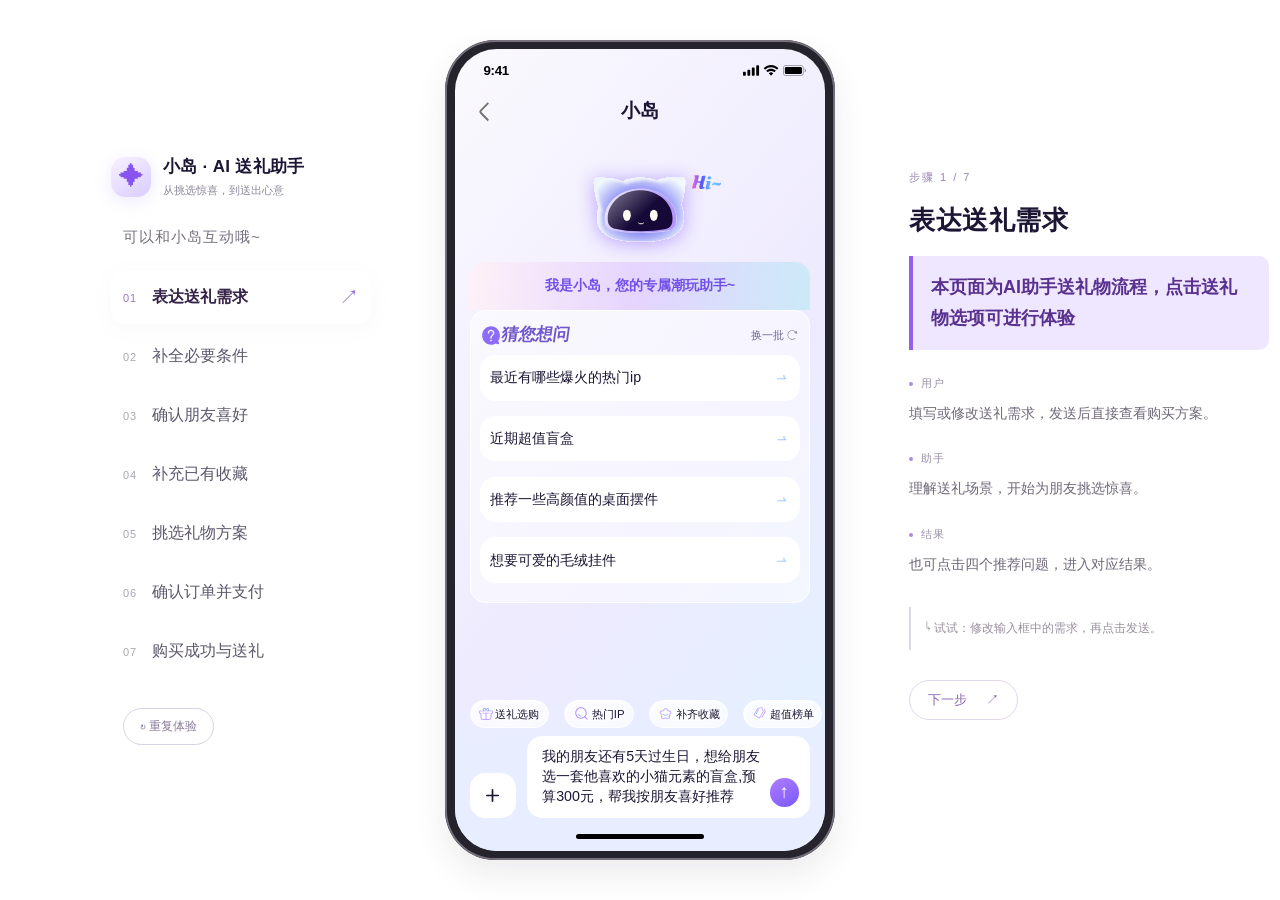
<file: demos/xiaodao-20261114/index.html>
<!doctype html><html lang="zh-CN"><meta charset="UTF-8"><meta name="viewport" content="width=device-width,initial-scale=1"><title>小岛 · 送礼助手</title><link rel="stylesheet" href="style.css"><body><aside><div class="label">XIAODAO / INTERACTIVE DEMO</div><h1>把心意，<br>交给小岛。</h1><p>你的专属潮玩助手<br>从挑选惊喜，到送出心意。</p><div class="steps">01 说出需求<br>02 确认偏好<br>03 挑选礼物<br>04 送出惊喜</div><button onclick="location.reload()">↻ 重新体验</button><small>iPhone 13 / 14 · 390 × 844<br>在手机内滚动，体验完整流程</small></aside><div class="phone"><div class="screen"><header><div class="status"><b>9:41</b><img id="statusImg" alt="信号及电量"></div><nav><button id="back" aria-label="返回"><img class="home-back-icon" src="assets/32cebe29-6ab5-4d35-b26a-11ddecaae289.svg" alt=""></button><b>小岛</b><span></span></nav></header><main id="scroll"><div class="hero"><img id="mascot" alt="" hidden><div class="robot-motion" role="img" aria-label="小岛助手" draggable="false"><svg class="robot-original" aria-hidden="true" draggable="false" preserveAspectRatio="none" overflow="visible" style="display: block;" width="136.21" height="108" viewBox="0 0 136.21 108" fill="none" xmlns="http://www.w3.org/2000/svg" xmlns:xlink="http://www.w3.org/1999/xlink">
<g id="Group 2147232905">
<g id="Vector" filter="url(#filter0_dii_0_33)">
<path d="M112.628 18.1421C97.569 17.2198 87.2867 20.9814 81.1741 23.8196C82.9283 30.1106 99.2577 77.1591 109.228 54.7555C113.017 46.241 114.935 35.4087 115.421 31.0568C117.85 16.4403 114.025 18.9226 112.628 18.1421Z" fill="url(#paint0_radial_0_33)"/>
<path d="M23.5045 18.722C38.2366 17.8408 48.2956 21.4345 54.2756 24.1459C52.5594 30.156 36.5845 75.1036 26.8311 53.7004C23.1243 45.5661 21.2471 35.2175 20.7719 31.06C18.3958 17.0962 22.1382 19.4676 23.5045 18.722Z" fill="url(#paint1_radial_0_33)"/>
<path d="M69.0257 18.5862C83.3492 18.5862 95.7992 24.8171 102.133 33.9805C109.804 40.8447 114.505 50.0898 114.505 60.26C114.505 81.4413 94.1763 86 69.0257 86C43.8751 86 23.4264 81.4413 23.4264 60.26C23.4264 49.9508 28.2565 40.592 36.1144 33.7002C42.5067 24.6902 54.8487 18.5862 69.0257 18.5862Z" fill="url(#paint2_radial_0_33)"/>
</g>
<g id="Intersect">
<use xlink:href="#stroke0_0_33" fill="url(#paint3_linear_0_33)"/>
<use xlink:href="#stroke0_0_33" fill="white" fill-opacity="0.2"/>
<mask id="stroke1_0_33" fill="white">
<use xlink:href="#stroke0_0_33"/>
</mask>
<path d="M70.7775 29.9331C91.0641 30.6245 107.261 44.7907 107.261 62.1697C107.261 63.9791 107.084 65.7534 106.746 67.4814C105.981 71.3914 102.539 74.0429 98.609 74.6984C89.7401 76.1777 79.926 76.9888 69.8912 76.9888C58.2095 76.9888 47.7311 75.8908 38.9852 73.918C35.2618 73.0781 32.146 70.3422 31.5391 66.5738C31.3071 65.1339 31.1872 63.6637 31.1872 62.1697C31.1872 45.8297 45.505 32.3278 64.0783 30.197C66.2754 30.063 68.5105 29.9753 70.7775 29.9331Z" stroke-width="1.06636" stroke="url(#paint4_linear_0_33)" stroke-opacity="0.72" mask="url(#stroke1_0_33)"/>
</g>
<path id="Intersect_2" d="M70.0271 31.9211C88.2312 32.554 102.765 45.5231 102.765 61.4334C102.765 62.894 102.642 64.3297 102.405 65.7333C101.739 69.6759 98.2833 72.3639 94.3383 73.0145C86.555 74.2982 77.9871 75.0003 69.2318 75.0003C59.0181 75.0003 49.8294 74.046 42.1053 72.3263C38.3743 71.4957 35.2583 68.7297 34.7397 64.9428C34.5821 63.792 34.501 62.6209 34.501 61.4334C34.501 46.4743 47.349 34.1134 64.0157 32.1627C65.9872 32.04 67.9929 31.9597 70.0271 31.9211Z" fill="url(#paint5_linear_0_33)"/>
<path id="Ellipse 147" d="M72.2071 66.4781C71.9171 66.851 71.0384 67.2239 69.5968 67.2239C68.1551 67.2239 67.2765 66.851 66.9864 66.4781" stroke-linecap="round" stroke="#FFFCF3"/>
<g id="Group 492" class="robot-live-eyes">
<ellipse id="Ellipse 148" cx="54.6805" cy="58.2741" rx="4.10199" ry="5.96653" fill="#FFFCF2"/>
<ellipse id="Ellipse 149" cx="83.0215" cy="58.274" rx="4.10199" ry="5.96653" fill="#FFFCF2"/>
</g>
</g>
<defs>
<filter id="filter0_dii_0_33" x="-4.65179e-07" y="-5.86901e-09" width="136.21" height="108" filterUnits="userSpaceOnUse" color-interpolation-filters="sRGB">
<feFlood flood-opacity="0" result="BackgroundImageFix"/>
<feColorMatrix in="SourceAlpha" type="matrix" values="0 0 0 0 0 0 0 0 0 0 0 0 0 0 0 0 0 0 127 0" result="hardAlpha"/>
<feOffset dy="2"/>
<feGaussianBlur stdDeviation="10"/>
<feComposite in2="hardAlpha" operator="out"/>
<feColorMatrix type="matrix" values="0 0 0 0 0.725962 0 0 0 0 0.629808 0 0 0 0 1 0 0 0 1 0"/>
<feBlend mode="normal" in2="BackgroundImageFix" result="effect1_dropShadow_0_33"/>
<feBlend mode="normal" in="SourceGraphic" in2="effect1_dropShadow_0_33" result="shape"/>
<feColorMatrix in="SourceAlpha" type="matrix" values="0 0 0 0 0 0 0 0 0 0 0 0 0 0 0 0 0 0 127 0" result="hardAlpha"/>
<feOffset dx="4.51924" dy="3.61539"/>
<feGaussianBlur stdDeviation="1.80769"/>
<feComposite in2="hardAlpha" operator="arithmetic" k2="-1" k3="1"/>
<feColorMatrix type="matrix" values="0 0 0 0 0.933333 0 0 0 0 0.952941 0 0 0 0 0.976471 0 0 0 1 0"/>
<feBlend mode="normal" in2="shape" result="effect2_innerShadow_0_33"/>
<feColorMatrix in="SourceAlpha" type="matrix" values="0 0 0 0 0 0 0 0 0 0 0 0 0 0 0 0 0 0 127 0" result="hardAlpha"/>
<feOffset dx="-1" dy="-1"/>
<feGaussianBlur stdDeviation="2"/>
<feComposite in2="hardAlpha" operator="arithmetic" k2="-1" k3="1"/>
<feColorMatrix type="matrix" values="0 0 0 0 1 0 0 0 0 1 0 0 0 0 1 0 0 0 0.25 0"/>
<feBlend mode="normal" in2="effect2_innerShadow_0_33" result="effect3_innerShadow_0_33"/>
</filter>
<radialGradient id="paint0_radial_0_33" cx="0" cy="0" r="1" gradientTransform="matrix(-1.36391 43.9612 -57.3814 -1.879 69.1795 54.6508)" gradientUnits="userSpaceOnUse">
<stop stop-color="#ECECFD"/>
<stop offset="0.427885" stop-color="#8082F3"/>
<stop offset="1" stop-color="#F2F9FF"/>
</radialGradient>
<radialGradient id="paint1_radial_0_33" cx="0" cy="0" r="1" gradientTransform="matrix(-1.36391 43.9612 -57.3814 -1.879 69.1795 54.6508)" gradientUnits="userSpaceOnUse">
<stop stop-color="#ECECFD"/>
<stop offset="0.427885" stop-color="#8082F3"/>
<stop offset="1" stop-color="#F2F9FF"/>
</radialGradient>
<radialGradient id="paint2_radial_0_33" cx="0" cy="0" r="1" gradientTransform="matrix(-1.36391 43.9612 -57.3814 -1.879 69.1795 54.6508)" gradientUnits="userSpaceOnUse">
<stop stop-color="#ECECFD"/>
<stop offset="0.427885" stop-color="#8082F3"/>
<stop offset="1" stop-color="#F2F9FF"/>
</radialGradient>
<linearGradient id="paint3_linear_0_33" x1="37.4155" y1="39.7169" x2="102.053" y2="76.0101" gradientUnits="userSpaceOnUse">
<stop stop-color="#E6DFFD"/>
<stop offset="0.670063" stop-color="#9D7EF8"/>
</linearGradient>
<linearGradient id="paint4_linear_0_33" x1="102.407" y1="72.0149" x2="43.7528" y2="42.5222" gradientUnits="userSpaceOnUse">
<stop stop-color="white"/>
<stop offset="0.942308" stop-color="white" stop-opacity="0"/>
</linearGradient>
<linearGradient id="paint5_linear_0_33" x1="42.7474" y1="35.8996" x2="82.5862" y2="78.9247" gradientUnits="userSpaceOnUse">
<stop stop-color="#6B6680"/>
<stop offset="0.602829" stop-color="#160937"/>
</linearGradient>
<path id="stroke0_0_33" d="M70.7775 29.9331C91.0641 30.6245 107.261 44.7907 107.261 62.1697C107.261 63.9791 107.084 65.7534 106.746 67.4814C105.981 71.3914 102.539 74.0429 98.609 74.6984C89.7401 76.1777 79.926 76.9888 69.8912 76.9888C58.2095 76.9888 47.7311 75.8908 38.9852 73.918C35.2618 73.0781 32.146 70.3422 31.5391 66.5738C31.3071 65.1339 31.1872 63.6637 31.1872 62.1697C31.1872 45.8297 45.505 32.3278 64.0783 30.197C66.2754 30.063 68.5105 29.9753 70.7775 29.9331Z"/>
</defs>
</svg>
</div><img class="hero-hi" src="assets/hero-hi-original.svg?v=transparent-2" alt="Hi~"></div><div id="conversation"></div></main><footer><div class="shortcuts"><button type="button" data-shortcut-route="gift"><span class="shortcut-icon gift-icon"><img class="shortcut-svg" src="assets/shortcut90-gift.svg" alt=""></span><span>送礼选购</span></button><button type="button" data-shortcut-route="rank"><span class="shortcut-icon "><img class="shortcut-svg" src="assets/shortcut90-rank.svg" alt=""></span><span>热门IP</span></button><button type="button" data-shortcut-route="plush"><span class="shortcut-icon "><img class="shortcut-svg" src="assets/shortcut90-plush.svg" alt=""></span><span>补齐收藏</span></button><button type="button" data-shortcut-route="value"><span class="shortcut-icon "><img class="shortcut-svg" src="assets/shortcut90-value.svg" alt=""></span><span>超值榜单</span></button></div><form id="composer"><button type="button" id="reset" aria-label="新对话">＋</button><div class="text-entry"><textarea id="input" rows="1" aria-label="消息输入框" placeholder="想省心，直接问小岛" autocomplete="off"></textarea><button type="button" id="voice" aria-label="语音输入"><span class="voice-icon"><i></i><i></i><i></i><i></i><i></i></span></button><button id="send" aria-label="发送" hidden>↑</button></div><button type="button" id="keyboard" aria-label="切回文字输入" hidden>⌨</button><button type="button" id="hold-to-talk" hidden>按住说话</button></form><div class="home"></div></footer><div id="modal" hidden></div></div></div><script src="app.js?v=major-flow-1"></script><script src="enhancements.js?v=journey-1"></script><script src="voice.js"></script><script src="conditions.js"></script><script src="self-checkout.js"></script><script src="generation.js?v=expandable-thinking"></script><script src="draft.js?v=direct-suggestions"></script><script src="robot.js?v=eyes-3"></script><script src="journey.js?v=copy-2"></script><script src="postpurchase.js?v=confirm-reset-7"></script><script src="unwrap.js"></script><script src="revision-nov11.js?v=7"></script><script src="major-flow.js?v=18"></script><script src="feedback-experience.js?v=10"></script></body></html>
<link rel="stylesheet" href="enhancements.css">
<link rel="stylesheet" href="voice.css"><link rel="stylesheet" href="conditions.css"><link rel="stylesheet" href="home-icons.css?v=shortcuts90"><link rel="stylesheet" href="self-checkout.css"><link rel="stylesheet" href="generation.css"><link rel="stylesheet" href="draft.css"><link rel="stylesheet" href="robot.css?v=vector-3">

<link rel="stylesheet" href="journey.css">

<link rel="stylesheet" href="postpurchase.css?v=precision-2">
<link rel="stylesheet" href="postpurchase-precision.css?v=2">

<link rel="stylesheet" href="island-refinement.css?v=3">
<link rel="stylesheet" href="amount-refinement.css?v=1">

<link rel="stylesheet" href="unwrap.css">
<link rel="stylesheet" href="star-refinement.css?v=1">

<link rel="stylesheet" href="checkout-header-alignment.css?v=1">

<link rel="stylesheet" href="revision-nov11.css?v=2">

<link rel="stylesheet" href="readability-speed.css?v=2">

<link rel="stylesheet" href="wechat-seal.css?v=1">

<link rel="stylesheet" href="stable-avatar.css?v=1">

<link rel="stylesheet" href="major-flow.css?v=5">

<link rel="stylesheet" href="card-precision.css?v=6">

<link rel="stylesheet" href="feedback-experience.css?v=10">

<link rel="stylesheet" href="portfolio-canvas-v4.css">
<script src="center-presentation-v4.js"></script>
</file>
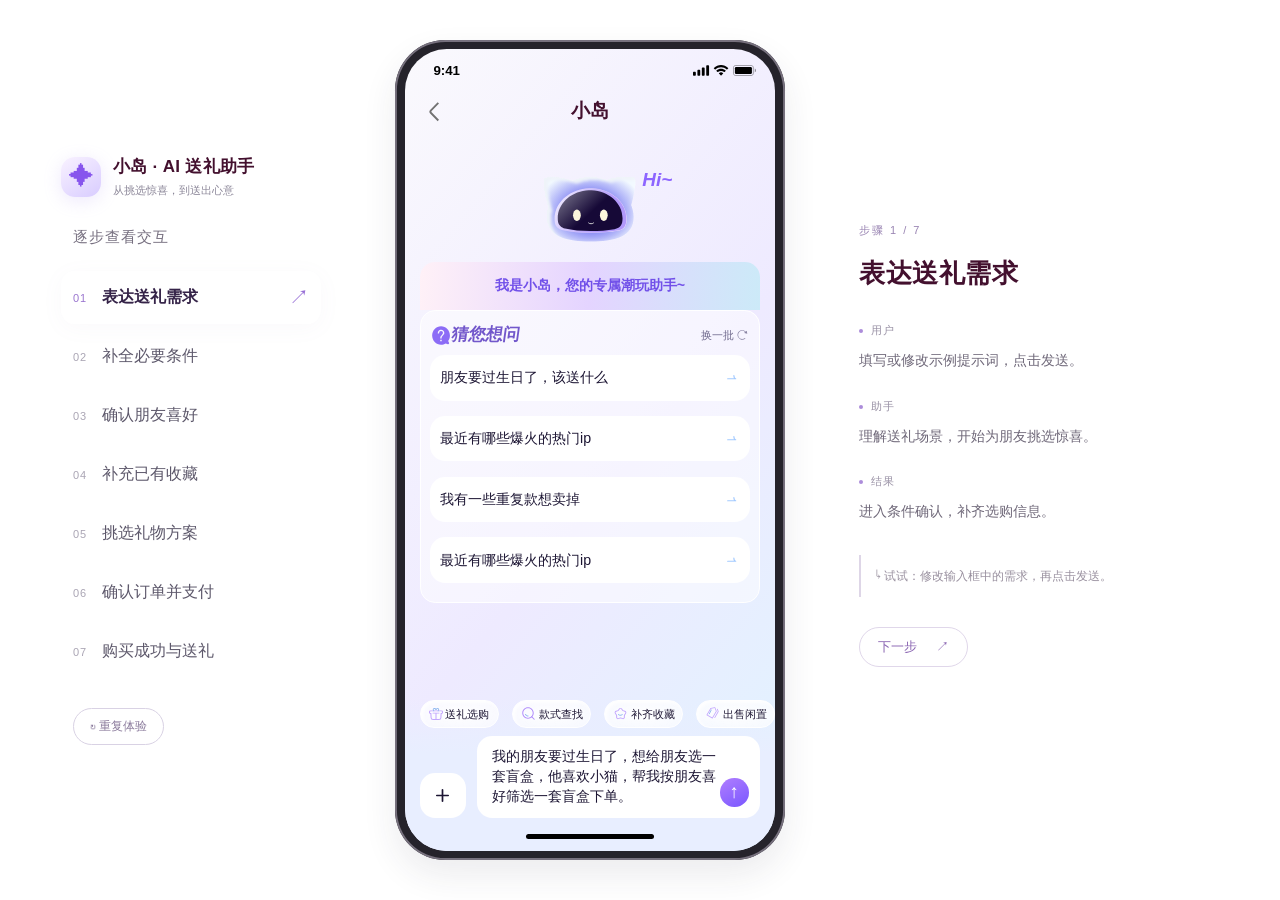
<file: demos/xiaodao/index.html>
<!doctype html><html lang="zh-CN"><meta charset="UTF-8"><meta name="viewport" content="width=device-width,initial-scale=1"><title>小岛 · 送礼助手</title><link rel="stylesheet" href="style.css"><body><aside><div class="label">XIAODAO / INTERACTIVE DEMO</div><h1>把心意，<br>交给小岛。</h1><p>你的专属潮玩助手<br>从挑选惊喜，到送出心意。</p><div class="steps">01 说出需求<br>02 确认偏好<br>03 挑选礼物<br>04 送出惊喜</div><button onclick="location.reload()">↻ 重新体验</button><small>iPhone 13 / 14 · 390 × 844<br>在手机内滚动，体验完整流程</small></aside><div class="phone"><div class="screen"><header><div class="status"><b>9:41</b><img id="statusImg" alt="信号及电量"></div><nav><button id="back" aria-label="返回"><img class="home-back-icon" src="assets/32cebe29-6ab5-4d35-b26a-11ddecaae289.svg" alt=""></button><b>小岛</b><span></span></nav></header><main id="scroll"><div class="hero"><img id="mascot" alt="" hidden><div class="robot-motion" role="img" aria-label="小岛助手" draggable="false"><svg draggable="false" aria-hidden="true" preserveAspectRatio="none" overflow="visible" style="display: block;" width="96.2103" height="68" viewBox="0 0 96.2103 68" fill="none" xmlns="http://www.w3.org/2000/svg" xmlns:xlink="http://www.w3.org/1999/xlink">
<g id="Group 491">
<g id="Vector" filter="url(#filter0_ii_0_4)">
<path d="M92.6281 0.142103C77.569 -0.780226 67.2867 2.98141 61.1741 5.81957C62.9283 12.1106 79.2577 59.1591 89.2276 36.7555C93.0167 28.241 94.9355 17.4087 95.4213 13.0568C97.8501 -1.55972 94.0247 0.922597 92.6281 0.142103Z" fill="url(#paint0_radial_0_4)"/>
<path d="M3.50447 0.721983C18.2366 -0.159159 28.2956 3.43451 34.2756 6.14593C32.5594 12.156 16.5845 57.1036 6.83107 35.7004C3.12429 27.5661 1.24713 17.2175 0.771899 13.06C-1.60425 -0.903846 2.13819 1.46763 3.50447 0.721983Z" fill="url(#paint1_radial_0_4)"/>
<path d="M49.0257 0.586216C63.3492 0.586234 75.7992 6.81713 82.1328 15.9805C89.804 22.8447 94.5051 32.0898 94.5051 42.26C94.5051 63.4413 74.1763 68 49.0257 68C23.8751 68 3.42643 63.4413 3.42643 42.26C3.42644 31.9508 8.25652 22.592 16.1145 15.7002C22.5067 6.6902 34.8487 0.586216 49.0257 0.586216Z" fill="url(#paint2_radial_0_4)"/>
</g>
<g id="Intersect">
<use xlink:href="#stroke0_0_4" fill="url(#paint3_linear_0_4)"/>
<use xlink:href="#stroke0_0_4" fill="white" fill-opacity="0.2"/>
<mask id="stroke1_0_4" fill="white">
<use xlink:href="#stroke0_0_4"/>
</mask>
<path d="M50.7775 11.9331C71.0641 12.6245 87.2605 26.7907 87.2605 44.1697C87.2605 45.9791 87.0844 47.7535 86.7463 49.4814C85.9812 53.3915 82.539 56.043 78.609 56.6984C69.7401 58.1777 59.926 58.9888 49.8912 58.9888C38.2095 58.9888 27.7311 57.8909 18.9852 55.918C15.2618 55.0781 12.146 52.3422 11.5391 48.5738C11.3071 47.1339 11.1872 45.6637 11.1872 44.1697C11.1872 27.8297 25.505 14.3278 44.0783 12.197C46.2754 12.0631 48.5105 11.9754 50.7775 11.9331Z" stroke-width="1.06636" stroke="url(#paint4_linear_0_4)" stroke-opacity="0.72" mask="url(#stroke1_0_4)"/>
</g>
<path id="Intersect_2" d="M50.0272 13.9209C68.2313 14.5539 82.765 27.523 82.765 43.4333C82.765 44.8939 82.6422 46.3296 82.4051 47.7332C81.7393 51.6757 78.2834 54.3637 74.3383 55.0144C66.5551 56.2981 57.9871 57.0001 49.2319 57.0001C39.0181 57.0001 29.8295 56.0458 22.1053 54.3262C18.3744 53.4955 15.2583 50.7296 14.7398 46.9427C14.5822 45.7919 14.5011 44.6208 14.5011 43.4333C14.5011 28.4741 27.349 16.1133 44.0157 14.1625C45.9872 14.0399 47.993 13.9596 50.0272 13.9209Z" fill="url(#paint5_linear_0_4)"/>
<path id="Ellipse 147" d="M52.2071 48.478C51.9171 48.8509 51.0384 49.2238 49.5968 49.2238C48.1551 49.2238 47.2765 48.8509 46.9864 48.478" stroke-linecap="round" stroke="#D9D9D9"/>
<g id="Group 492" class="robot-live-eyes">
<ellipse id="Ellipse 148" cx="34.6805" cy="40.2742" rx="4.10199" ry="5.96653" fill="#FCF6DC"/>
<ellipse id="Ellipse 149" cx="63.0215" cy="40.2743" rx="4.10199" ry="5.96653" fill="#FCF6DC"/>
</g>
</g>
<defs>
<filter id="filter0_ii_0_4" x="-1" y="-1" width="100.826" height="72.6154" filterUnits="userSpaceOnUse" color-interpolation-filters="sRGB">
<feFlood flood-opacity="0" result="BackgroundImageFix"/>
<feBlend mode="normal" in="SourceGraphic" in2="BackgroundImageFix" result="shape"/>
<feColorMatrix in="SourceAlpha" type="matrix" values="0 0 0 0 0 0 0 0 0 0 0 0 0 0 0 0 0 0 127 0" result="hardAlpha"/>
<feOffset dx="4.51924" dy="3.61539"/>
<feGaussianBlur stdDeviation="1.80769"/>
<feComposite in2="hardAlpha" operator="arithmetic" k2="-1" k3="1"/>
<feColorMatrix type="matrix" values="0 0 0 0 0.933333 0 0 0 0 0.952941 0 0 0 0 0.976471 0 0 0 1 0"/>
<feBlend mode="normal" in2="shape" result="effect1_innerShadow_0_4"/>
<feColorMatrix in="SourceAlpha" type="matrix" values="0 0 0 0 0 0 0 0 0 0 0 0 0 0 0 0 0 0 127 0" result="hardAlpha"/>
<feOffset dx="-1" dy="-1"/>
<feGaussianBlur stdDeviation="2"/>
<feComposite in2="hardAlpha" operator="arithmetic" k2="-1" k3="1"/>
<feColorMatrix type="matrix" values="0 0 0 0 1 0 0 0 0 1 0 0 0 0 1 0 0 0 0.25 0"/>
<feBlend mode="normal" in2="effect1_innerShadow_0_4" result="effect2_innerShadow_0_4"/>
</filter>
<radialGradient id="paint0_radial_0_4" cx="0" cy="0" r="1" gradientTransform="matrix(-1.36391 43.9612 -57.3814 -1.879 49.1795 36.6508)" gradientUnits="userSpaceOnUse">
<stop stop-color="#ECECFD"/>
<stop offset="0.427885" stop-color="#8082F3"/>
<stop offset="1" stop-color="#F2F9FF"/>
</radialGradient>
<radialGradient id="paint1_radial_0_4" cx="0" cy="0" r="1" gradientTransform="matrix(-1.36391 43.9612 -57.3814 -1.879 49.1795 36.6508)" gradientUnits="userSpaceOnUse">
<stop stop-color="#ECECFD"/>
<stop offset="0.427885" stop-color="#8082F3"/>
<stop offset="1" stop-color="#F2F9FF"/>
</radialGradient>
<radialGradient id="paint2_radial_0_4" cx="0" cy="0" r="1" gradientTransform="matrix(-1.36391 43.9612 -57.3814 -1.879 49.1795 36.6508)" gradientUnits="userSpaceOnUse">
<stop stop-color="#ECECFD"/>
<stop offset="0.427885" stop-color="#8082F3"/>
<stop offset="1" stop-color="#F2F9FF"/>
</radialGradient>
<linearGradient id="paint3_linear_0_4" x1="17.4155" y1="21.717" x2="82.0525" y2="58.0101" gradientUnits="userSpaceOnUse">
<stop stop-color="#E6DFFD"/>
<stop offset="0.670063" stop-color="#9D7EF8"/>
</linearGradient>
<linearGradient id="paint4_linear_0_4" x1="82.4068" y1="54.0149" x2="23.7528" y2="24.5223" gradientUnits="userSpaceOnUse">
<stop stop-color="white"/>
<stop offset="0.942308" stop-color="white" stop-opacity="0"/>
</linearGradient>
<linearGradient id="paint5_linear_0_4" x1="22.7474" y1="17.8995" x2="62.5862" y2="60.9245" gradientUnits="userSpaceOnUse">
<stop stop-color="#6B6680"/>
<stop offset="0.556264" stop-color="#160937"/>
</linearGradient>
<path id="stroke0_0_4" d="M50.7775 11.9331C71.0641 12.6245 87.2605 26.7907 87.2605 44.1697C87.2605 45.9791 87.0844 47.7535 86.7463 49.4814C85.9812 53.3915 82.539 56.043 78.609 56.6984C69.7401 58.1777 59.926 58.9888 49.8912 58.9888C38.2095 58.9888 27.7311 57.8909 18.9852 55.918C15.2618 55.0781 12.146 52.3422 11.5391 48.5738C11.3071 47.1339 11.1872 45.6637 11.1872 44.1697C11.1872 27.8297 25.505 14.3278 44.0783 12.197C46.2754 12.0631 48.5105 11.9754 50.7775 11.9331Z"/>
</defs>
<g class="robot-live-closed" transform="translate(26.1 38.78)">
<path id="Vector 182" d="M36.5687 1.13535C32.6493 1.74849 31.1724 4.45654 30.9239 5.73391H37.7402C42.256 5.73391 43.0894 4.25088 43.8376 3.40727C46.4789 0.429157 45.2666 -0.178524 44.3435 0.0404552L36.5687 1.13535Z" fill="#FCF6DC"/>
<path id="Vector 183" d="M8.87121 1.13549C12.7906 1.74863 14.2674 4.45667 14.516 5.73405H7.69966C3.18386 5.73405 2.35047 4.25102 1.60227 3.40741C-1.03905 0.429294 0.173328 -0.178388 1.09637 0.0405917L8.87121 1.13549Z" fill="#FCF6DC"/>
</g></svg>
</div><em>Hi~</em></div><div id="conversation"></div></main><footer><div class="shortcuts"><button data-start><span class="shortcut-icon gift-icon"><img class="shortcut-svg" src="assets/6117d41d-936b-45ac-a3fa-b17f5c0b2704.svg" alt=""></span><span>送礼选购</span></button><button data-short="款式查找"><span class="shortcut-icon "><img class="shortcut-svg" src="assets/ebe321a5-a41d-425b-abbc-f5b02b13498e.svg" alt=""></span><span>款式查找</span></button><button data-short="补齐收藏"><span class="shortcut-icon "><img class="shortcut-svg" src="assets/877a4478-e066-44d3-9374-86989ee849cd.svg" alt=""></span><span>补齐收藏</span></button><button data-short="出售闲置"><span class="shortcut-icon "><img class="shortcut-svg" src="assets/c9172e00-53b7-4916-aea9-ac9c290b6418.svg" alt=""></span><span>出售闲置</span></button></div><form id="composer"><button type="button" id="reset" aria-label="新对话">＋</button><div class="text-entry"><textarea id="input" rows="1" aria-label="消息输入框" placeholder="想省心，直接问小岛" autocomplete="off"></textarea><button type="button" id="voice" aria-label="语音输入"><span class="voice-icon"><i></i><i></i><i></i><i></i><i></i></span></button><button id="send" aria-label="发送" hidden>↑</button></div><button type="button" id="keyboard" aria-label="切回文字输入" hidden>⌨</button><button type="button" id="hold-to-talk" hidden>按住说话</button></form><div class="home"></div></footer><div id="modal" hidden></div></div></div><script src="app.js?v=journey-1"></script><script src="enhancements.js?v=journey-1"></script><script src="voice.js"></script><script src="conditions.js"></script><script src="self-checkout.js"></script><script src="generation.js"></script><script src="draft.js?v=refresh-draft-2"></script><script src="robot.js"></script><script src="journey.js"></script><script src="postpurchase.js?v=header-5"></script><script src="unwrap.js"></script></body></html>
<link rel="stylesheet" href="enhancements.css">
<link rel="stylesheet" href="voice.css"><link rel="stylesheet" href="conditions.css"><link rel="stylesheet" href="home-icons.css"><link rel="stylesheet" href="self-checkout.css"><link rel="stylesheet" href="generation.css"><link rel="stylesheet" href="draft.css"><link rel="stylesheet" href="robot.css">

<link rel="stylesheet" href="journey.css">

<link rel="stylesheet" href="postpurchase.css?v=precision-2">
<link rel="stylesheet" href="postpurchase-precision.css?v=2">

<link rel="stylesheet" href="island-refinement.css?v=3">
<link rel="stylesheet" href="amount-refinement.css?v=1">

<link rel="stylesheet" href="unwrap.css">
<link rel="stylesheet" href="star-refinement.css?v=1">

<link rel="stylesheet" href="checkout-header-alignment.css?v=1">
<link rel="stylesheet" href="portfolio-backdrop.css?v=transparent-2">
</file>
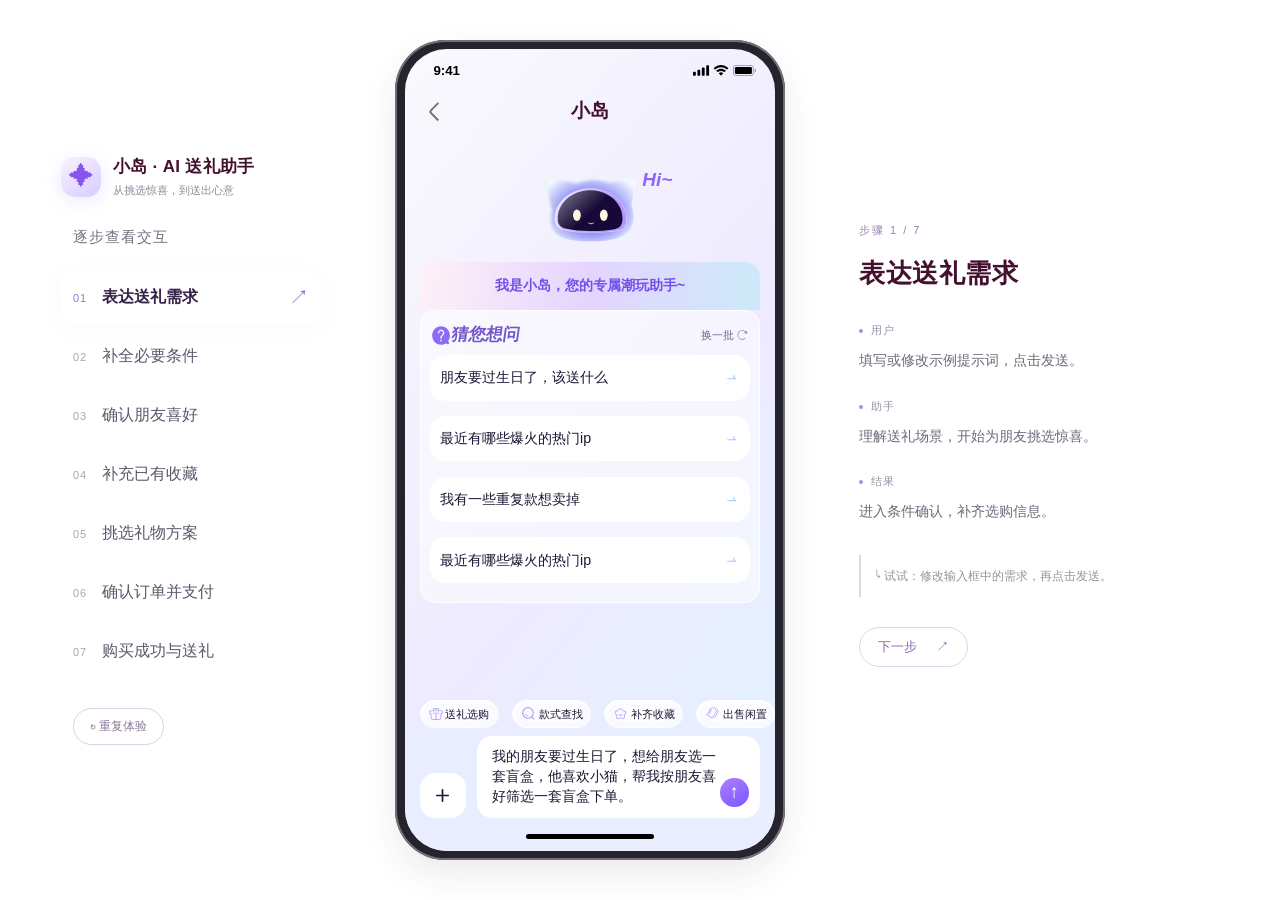
<file: demos/xiaodao/presentation-v3.html>
<!doctype html><html lang="zh-CN"><meta charset="UTF-8"><meta name="viewport" content="width=device-width,initial-scale=1"><title>小岛 · 送礼助手</title><link rel="stylesheet" href="style.css"><body><aside><div class="label">XIAODAO / INTERACTIVE DEMO</div><h1>把心意，<br>交给小岛。</h1><p>你的专属潮玩助手<br>从挑选惊喜，到送出心意。</p><div class="steps">01 说出需求<br>02 确认偏好<br>03 挑选礼物<br>04 送出惊喜</div><button onclick="location.reload()">↻ 重新体验</button><small>iPhone 13 / 14 · 390 × 844<br>在手机内滚动，体验完整流程</small></aside><div class="phone"><div class="screen"><header><div class="status"><b>9:41</b><img id="statusImg" alt="信号及电量"></div><nav><button id="back" aria-label="返回"><img class="home-back-icon" src="assets/32cebe29-6ab5-4d35-b26a-11ddecaae289.svg" alt=""></button><b>小岛</b><span></span></nav></header><main id="scroll"><div class="hero"><img id="mascot" alt="" hidden><div class="robot-motion" role="img" aria-label="小岛助手" draggable="false"><svg draggable="false" aria-hidden="true" preserveAspectRatio="none" overflow="visible" style="display: block;" width="96.2103" height="68" viewBox="0 0 96.2103 68" fill="none" xmlns="http://www.w3.org/2000/svg" xmlns:xlink="http://www.w3.org/1999/xlink">
<g id="Group 491">
<g id="Vector" filter="url(#filter0_ii_0_4)">
<path d="M92.6281 0.142103C77.569 -0.780226 67.2867 2.98141 61.1741 5.81957C62.9283 12.1106 79.2577 59.1591 89.2276 36.7555C93.0167 28.241 94.9355 17.4087 95.4213 13.0568C97.8501 -1.55972 94.0247 0.922597 92.6281 0.142103Z" fill="url(#paint0_radial_0_4)"/>
<path d="M3.50447 0.721983C18.2366 -0.159159 28.2956 3.43451 34.2756 6.14593C32.5594 12.156 16.5845 57.1036 6.83107 35.7004C3.12429 27.5661 1.24713 17.2175 0.771899 13.06C-1.60425 -0.903846 2.13819 1.46763 3.50447 0.721983Z" fill="url(#paint1_radial_0_4)"/>
<path d="M49.0257 0.586216C63.3492 0.586234 75.7992 6.81713 82.1328 15.9805C89.804 22.8447 94.5051 32.0898 94.5051 42.26C94.5051 63.4413 74.1763 68 49.0257 68C23.8751 68 3.42643 63.4413 3.42643 42.26C3.42644 31.9508 8.25652 22.592 16.1145 15.7002C22.5067 6.6902 34.8487 0.586216 49.0257 0.586216Z" fill="url(#paint2_radial_0_4)"/>
</g>
<g id="Intersect">
<use xlink:href="#stroke0_0_4" fill="url(#paint3_linear_0_4)"/>
<use xlink:href="#stroke0_0_4" fill="white" fill-opacity="0.2"/>
<mask id="stroke1_0_4" fill="white">
<use xlink:href="#stroke0_0_4"/>
</mask>
<path d="M50.7775 11.9331C71.0641 12.6245 87.2605 26.7907 87.2605 44.1697C87.2605 45.9791 87.0844 47.7535 86.7463 49.4814C85.9812 53.3915 82.539 56.043 78.609 56.6984C69.7401 58.1777 59.926 58.9888 49.8912 58.9888C38.2095 58.9888 27.7311 57.8909 18.9852 55.918C15.2618 55.0781 12.146 52.3422 11.5391 48.5738C11.3071 47.1339 11.1872 45.6637 11.1872 44.1697C11.1872 27.8297 25.505 14.3278 44.0783 12.197C46.2754 12.0631 48.5105 11.9754 50.7775 11.9331Z" stroke-width="1.06636" stroke="url(#paint4_linear_0_4)" stroke-opacity="0.72" mask="url(#stroke1_0_4)"/>
</g>
<path id="Intersect_2" d="M50.0272 13.9209C68.2313 14.5539 82.765 27.523 82.765 43.4333C82.765 44.8939 82.6422 46.3296 82.4051 47.7332C81.7393 51.6757 78.2834 54.3637 74.3383 55.0144C66.5551 56.2981 57.9871 57.0001 49.2319 57.0001C39.0181 57.0001 29.8295 56.0458 22.1053 54.3262C18.3744 53.4955 15.2583 50.7296 14.7398 46.9427C14.5822 45.7919 14.5011 44.6208 14.5011 43.4333C14.5011 28.4741 27.349 16.1133 44.0157 14.1625C45.9872 14.0399 47.993 13.9596 50.0272 13.9209Z" fill="url(#paint5_linear_0_4)"/>
<path id="Ellipse 147" d="M52.2071 48.478C51.9171 48.8509 51.0384 49.2238 49.5968 49.2238C48.1551 49.2238 47.2765 48.8509 46.9864 48.478" stroke-linecap="round" stroke="#D9D9D9"/>
<g id="Group 492" class="robot-live-eyes">
<ellipse id="Ellipse 148" cx="34.6805" cy="40.2742" rx="4.10199" ry="5.96653" fill="#FCF6DC"/>
<ellipse id="Ellipse 149" cx="63.0215" cy="40.2743" rx="4.10199" ry="5.96653" fill="#FCF6DC"/>
</g>
</g>
<defs>
<filter id="filter0_ii_0_4" x="-1" y="-1" width="100.826" height="72.6154" filterUnits="userSpaceOnUse" color-interpolation-filters="sRGB">
<feFlood flood-opacity="0" result="BackgroundImageFix"/>
<feBlend mode="normal" in="SourceGraphic" in2="BackgroundImageFix" result="shape"/>
<feColorMatrix in="SourceAlpha" type="matrix" values="0 0 0 0 0 0 0 0 0 0 0 0 0 0 0 0 0 0 127 0" result="hardAlpha"/>
<feOffset dx="4.51924" dy="3.61539"/>
<feGaussianBlur stdDeviation="1.80769"/>
<feComposite in2="hardAlpha" operator="arithmetic" k2="-1" k3="1"/>
<feColorMatrix type="matrix" values="0 0 0 0 0.933333 0 0 0 0 0.952941 0 0 0 0 0.976471 0 0 0 1 0"/>
<feBlend mode="normal" in2="shape" result="effect1_innerShadow_0_4"/>
<feColorMatrix in="SourceAlpha" type="matrix" values="0 0 0 0 0 0 0 0 0 0 0 0 0 0 0 0 0 0 127 0" result="hardAlpha"/>
<feOffset dx="-1" dy="-1"/>
<feGaussianBlur stdDeviation="2"/>
<feComposite in2="hardAlpha" operator="arithmetic" k2="-1" k3="1"/>
<feColorMatrix type="matrix" values="0 0 0 0 1 0 0 0 0 1 0 0 0 0 1 0 0 0 0.25 0"/>
<feBlend mode="normal" in2="effect1_innerShadow_0_4" result="effect2_innerShadow_0_4"/>
</filter>
<radialGradient id="paint0_radial_0_4" cx="0" cy="0" r="1" gradientTransform="matrix(-1.36391 43.9612 -57.3814 -1.879 49.1795 36.6508)" gradientUnits="userSpaceOnUse">
<stop stop-color="#ECECFD"/>
<stop offset="0.427885" stop-color="#8082F3"/>
<stop offset="1" stop-color="#F2F9FF"/>
</radialGradient>
<radialGradient id="paint1_radial_0_4" cx="0" cy="0" r="1" gradientTransform="matrix(-1.36391 43.9612 -57.3814 -1.879 49.1795 36.6508)" gradientUnits="userSpaceOnUse">
<stop stop-color="#ECECFD"/>
<stop offset="0.427885" stop-color="#8082F3"/>
<stop offset="1" stop-color="#F2F9FF"/>
</radialGradient>
<radialGradient id="paint2_radial_0_4" cx="0" cy="0" r="1" gradientTransform="matrix(-1.36391 43.9612 -57.3814 -1.879 49.1795 36.6508)" gradientUnits="userSpaceOnUse">
<stop stop-color="#ECECFD"/>
<stop offset="0.427885" stop-color="#8082F3"/>
<stop offset="1" stop-color="#F2F9FF"/>
</radialGradient>
<linearGradient id="paint3_linear_0_4" x1="17.4155" y1="21.717" x2="82.0525" y2="58.0101" gradientUnits="userSpaceOnUse">
<stop stop-color="#E6DFFD"/>
<stop offset="0.670063" stop-color="#9D7EF8"/>
</linearGradient>
<linearGradient id="paint4_linear_0_4" x1="82.4068" y1="54.0149" x2="23.7528" y2="24.5223" gradientUnits="userSpaceOnUse">
<stop stop-color="white"/>
<stop offset="0.942308" stop-color="white" stop-opacity="0"/>
</linearGradient>
<linearGradient id="paint5_linear_0_4" x1="22.7474" y1="17.8995" x2="62.5862" y2="60.9245" gradientUnits="userSpaceOnUse">
<stop stop-color="#6B6680"/>
<stop offset="0.556264" stop-color="#160937"/>
</linearGradient>
<path id="stroke0_0_4" d="M50.7775 11.9331C71.0641 12.6245 87.2605 26.7907 87.2605 44.1697C87.2605 45.9791 87.0844 47.7535 86.7463 49.4814C85.9812 53.3915 82.539 56.043 78.609 56.6984C69.7401 58.1777 59.926 58.9888 49.8912 58.9888C38.2095 58.9888 27.7311 57.8909 18.9852 55.918C15.2618 55.0781 12.146 52.3422 11.5391 48.5738C11.3071 47.1339 11.1872 45.6637 11.1872 44.1697C11.1872 27.8297 25.505 14.3278 44.0783 12.197C46.2754 12.0631 48.5105 11.9754 50.7775 11.9331Z"/>
</defs>
<g class="robot-live-closed" transform="translate(26.1 38.78)">
<path id="Vector 182" d="M36.5687 1.13535C32.6493 1.74849 31.1724 4.45654 30.9239 5.73391H37.7402C42.256 5.73391 43.0894 4.25088 43.8376 3.40727C46.4789 0.429157 45.2666 -0.178524 44.3435 0.0404552L36.5687 1.13535Z" fill="#FCF6DC"/>
<path id="Vector 183" d="M8.87121 1.13549C12.7906 1.74863 14.2674 4.45667 14.516 5.73405H7.69966C3.18386 5.73405 2.35047 4.25102 1.60227 3.40741C-1.03905 0.429294 0.173328 -0.178388 1.09637 0.0405917L8.87121 1.13549Z" fill="#FCF6DC"/>
</g></svg>
</div><em>Hi~</em></div><div id="conversation"></div></main><footer><div class="shortcuts"><button data-start><span class="shortcut-icon gift-icon"><img class="shortcut-svg" src="assets/6117d41d-936b-45ac-a3fa-b17f5c0b2704.svg" alt=""></span><span>送礼选购</span></button><button data-short="款式查找"><span class="shortcut-icon "><img class="shortcut-svg" src="assets/ebe321a5-a41d-425b-abbc-f5b02b13498e.svg" alt=""></span><span>款式查找</span></button><button data-short="补齐收藏"><span class="shortcut-icon "><img class="shortcut-svg" src="assets/877a4478-e066-44d3-9374-86989ee849cd.svg" alt=""></span><span>补齐收藏</span></button><button data-short="出售闲置"><span class="shortcut-icon "><img class="shortcut-svg" src="assets/c9172e00-53b7-4916-aea9-ac9c290b6418.svg" alt=""></span><span>出售闲置</span></button></div><form id="composer"><button type="button" id="reset" aria-label="新对话">＋</button><div class="text-entry"><textarea id="input" rows="1" aria-label="消息输入框" placeholder="想省心，直接问小岛" autocomplete="off"></textarea><button type="button" id="voice" aria-label="语音输入"><span class="voice-icon"><i></i><i></i><i></i><i></i><i></i></span></button><button id="send" aria-label="发送" hidden>↑</button></div><button type="button" id="keyboard" aria-label="切回文字输入" hidden>⌨</button><button type="button" id="hold-to-talk" hidden>按住说话</button></form><div class="home"></div></footer><div id="modal" hidden></div></div></div><script src="app.js?v=journey-1"></script><script src="enhancements.js?v=journey-1"></script><script src="voice.js"></script><script src="conditions.js"></script><script src="self-checkout.js"></script><script src="generation.js"></script><script src="draft.js?v=refresh-draft-2"></script><script src="robot.js"></script><script src="journey.js"></script><script src="postpurchase.js?v=header-5"></script><script src="unwrap.js"></script></body></html>
<link rel="stylesheet" href="enhancements.css">
<link rel="stylesheet" href="voice.css"><link rel="stylesheet" href="conditions.css"><link rel="stylesheet" href="home-icons.css"><link rel="stylesheet" href="self-checkout.css"><link rel="stylesheet" href="generation.css"><link rel="stylesheet" href="draft.css"><link rel="stylesheet" href="robot.css">

<link rel="stylesheet" href="journey.css">

<link rel="stylesheet" href="postpurchase.css?v=precision-2">
<link rel="stylesheet" href="postpurchase-precision.css?v=2">

<link rel="stylesheet" href="island-refinement.css?v=3">
<link rel="stylesheet" href="amount-refinement.css?v=1">

<link rel="stylesheet" href="unwrap.css">
<link rel="stylesheet" href="star-refinement.css?v=1">

<link rel="stylesheet" href="checkout-header-alignment.css?v=1">
<link rel="stylesheet" href="portfolio-canvas-centered.css">
</file>
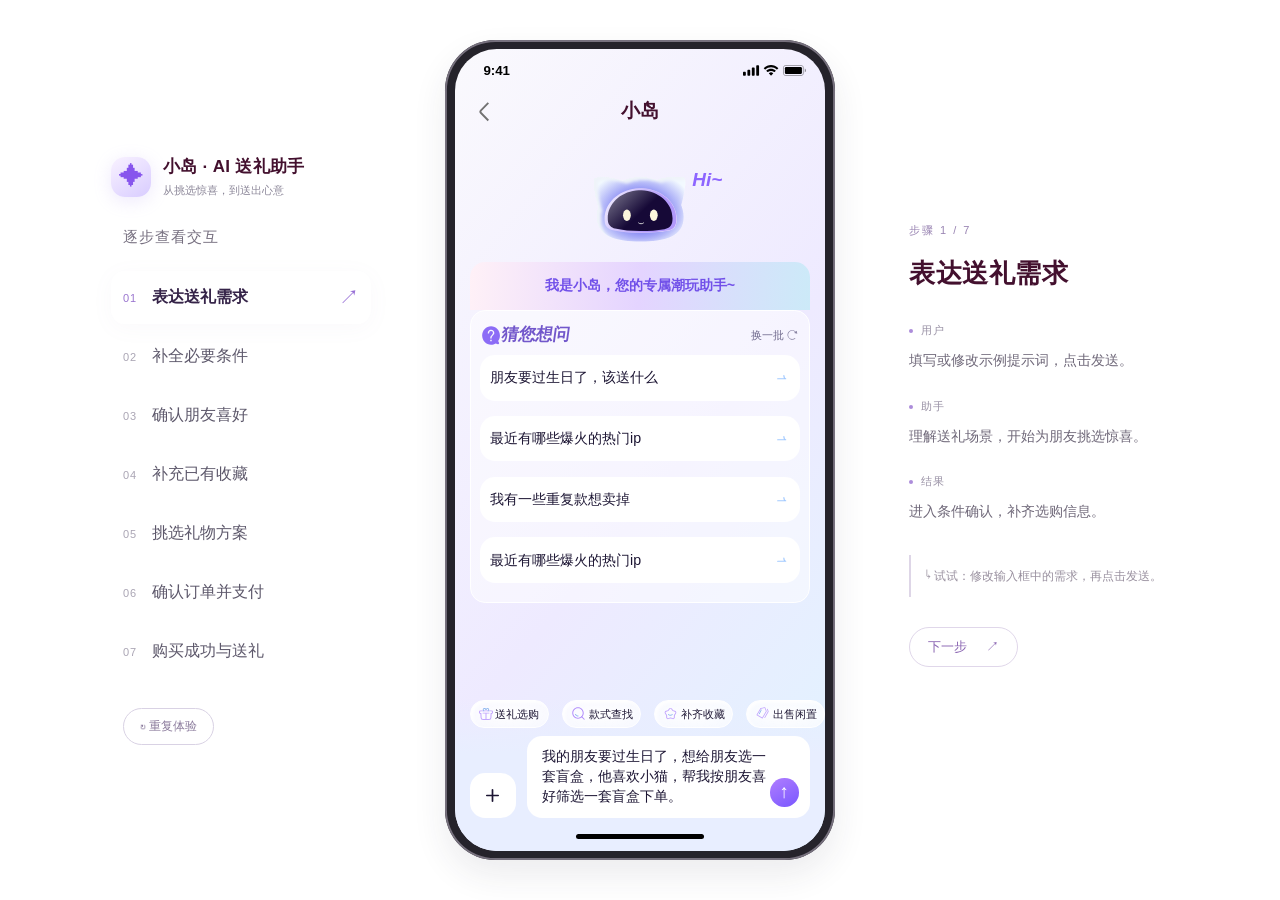
<file: demos/xiaodao/presentation-v4.html>
<!doctype html><html lang="zh-CN"><meta charset="UTF-8"><meta name="viewport" content="width=device-width,initial-scale=1"><title>小岛 · 送礼助手</title><link rel="stylesheet" href="style.css"><body><aside><div class="label">XIAODAO / INTERACTIVE DEMO</div><h1>把心意，<br>交给小岛。</h1><p>你的专属潮玩助手<br>从挑选惊喜，到送出心意。</p><div class="steps">01 说出需求<br>02 确认偏好<br>03 挑选礼物<br>04 送出惊喜</div><button onclick="location.reload()">↻ 重新体验</button><small>iPhone 13 / 14 · 390 × 844<br>在手机内滚动，体验完整流程</small></aside><div class="phone"><div class="screen"><header><div class="status"><b>9:41</b><img id="statusImg" alt="信号及电量"></div><nav><button id="back" aria-label="返回"><img class="home-back-icon" src="assets/32cebe29-6ab5-4d35-b26a-11ddecaae289.svg" alt=""></button><b>小岛</b><span></span></nav></header><main id="scroll"><div class="hero"><img id="mascot" alt="" hidden><div class="robot-motion" role="img" aria-label="小岛助手" draggable="false"><svg draggable="false" aria-hidden="true" preserveAspectRatio="none" overflow="visible" style="display: block;" width="96.2103" height="68" viewBox="0 0 96.2103 68" fill="none" xmlns="http://www.w3.org/2000/svg" xmlns:xlink="http://www.w3.org/1999/xlink">
<g id="Group 491">
<g id="Vector" filter="url(#filter0_ii_0_4)">
<path d="M92.6281 0.142103C77.569 -0.780226 67.2867 2.98141 61.1741 5.81957C62.9283 12.1106 79.2577 59.1591 89.2276 36.7555C93.0167 28.241 94.9355 17.4087 95.4213 13.0568C97.8501 -1.55972 94.0247 0.922597 92.6281 0.142103Z" fill="url(#paint0_radial_0_4)"/>
<path d="M3.50447 0.721983C18.2366 -0.159159 28.2956 3.43451 34.2756 6.14593C32.5594 12.156 16.5845 57.1036 6.83107 35.7004C3.12429 27.5661 1.24713 17.2175 0.771899 13.06C-1.60425 -0.903846 2.13819 1.46763 3.50447 0.721983Z" fill="url(#paint1_radial_0_4)"/>
<path d="M49.0257 0.586216C63.3492 0.586234 75.7992 6.81713 82.1328 15.9805C89.804 22.8447 94.5051 32.0898 94.5051 42.26C94.5051 63.4413 74.1763 68 49.0257 68C23.8751 68 3.42643 63.4413 3.42643 42.26C3.42644 31.9508 8.25652 22.592 16.1145 15.7002C22.5067 6.6902 34.8487 0.586216 49.0257 0.586216Z" fill="url(#paint2_radial_0_4)"/>
</g>
<g id="Intersect">
<use xlink:href="#stroke0_0_4" fill="url(#paint3_linear_0_4)"/>
<use xlink:href="#stroke0_0_4" fill="white" fill-opacity="0.2"/>
<mask id="stroke1_0_4" fill="white">
<use xlink:href="#stroke0_0_4"/>
</mask>
<path d="M50.7775 11.9331C71.0641 12.6245 87.2605 26.7907 87.2605 44.1697C87.2605 45.9791 87.0844 47.7535 86.7463 49.4814C85.9812 53.3915 82.539 56.043 78.609 56.6984C69.7401 58.1777 59.926 58.9888 49.8912 58.9888C38.2095 58.9888 27.7311 57.8909 18.9852 55.918C15.2618 55.0781 12.146 52.3422 11.5391 48.5738C11.3071 47.1339 11.1872 45.6637 11.1872 44.1697C11.1872 27.8297 25.505 14.3278 44.0783 12.197C46.2754 12.0631 48.5105 11.9754 50.7775 11.9331Z" stroke-width="1.06636" stroke="url(#paint4_linear_0_4)" stroke-opacity="0.72" mask="url(#stroke1_0_4)"/>
</g>
<path id="Intersect_2" d="M50.0272 13.9209C68.2313 14.5539 82.765 27.523 82.765 43.4333C82.765 44.8939 82.6422 46.3296 82.4051 47.7332C81.7393 51.6757 78.2834 54.3637 74.3383 55.0144C66.5551 56.2981 57.9871 57.0001 49.2319 57.0001C39.0181 57.0001 29.8295 56.0458 22.1053 54.3262C18.3744 53.4955 15.2583 50.7296 14.7398 46.9427C14.5822 45.7919 14.5011 44.6208 14.5011 43.4333C14.5011 28.4741 27.349 16.1133 44.0157 14.1625C45.9872 14.0399 47.993 13.9596 50.0272 13.9209Z" fill="url(#paint5_linear_0_4)"/>
<path id="Ellipse 147" d="M52.2071 48.478C51.9171 48.8509 51.0384 49.2238 49.5968 49.2238C48.1551 49.2238 47.2765 48.8509 46.9864 48.478" stroke-linecap="round" stroke="#D9D9D9"/>
<g id="Group 492" class="robot-live-eyes">
<ellipse id="Ellipse 148" cx="34.6805" cy="40.2742" rx="4.10199" ry="5.96653" fill="#FCF6DC"/>
<ellipse id="Ellipse 149" cx="63.0215" cy="40.2743" rx="4.10199" ry="5.96653" fill="#FCF6DC"/>
</g>
</g>
<defs>
<filter id="filter0_ii_0_4" x="-1" y="-1" width="100.826" height="72.6154" filterUnits="userSpaceOnUse" color-interpolation-filters="sRGB">
<feFlood flood-opacity="0" result="BackgroundImageFix"/>
<feBlend mode="normal" in="SourceGraphic" in2="BackgroundImageFix" result="shape"/>
<feColorMatrix in="SourceAlpha" type="matrix" values="0 0 0 0 0 0 0 0 0 0 0 0 0 0 0 0 0 0 127 0" result="hardAlpha"/>
<feOffset dx="4.51924" dy="3.61539"/>
<feGaussianBlur stdDeviation="1.80769"/>
<feComposite in2="hardAlpha" operator="arithmetic" k2="-1" k3="1"/>
<feColorMatrix type="matrix" values="0 0 0 0 0.933333 0 0 0 0 0.952941 0 0 0 0 0.976471 0 0 0 1 0"/>
<feBlend mode="normal" in2="shape" result="effect1_innerShadow_0_4"/>
<feColorMatrix in="SourceAlpha" type="matrix" values="0 0 0 0 0 0 0 0 0 0 0 0 0 0 0 0 0 0 127 0" result="hardAlpha"/>
<feOffset dx="-1" dy="-1"/>
<feGaussianBlur stdDeviation="2"/>
<feComposite in2="hardAlpha" operator="arithmetic" k2="-1" k3="1"/>
<feColorMatrix type="matrix" values="0 0 0 0 1 0 0 0 0 1 0 0 0 0 1 0 0 0 0.25 0"/>
<feBlend mode="normal" in2="effect1_innerShadow_0_4" result="effect2_innerShadow_0_4"/>
</filter>
<radialGradient id="paint0_radial_0_4" cx="0" cy="0" r="1" gradientTransform="matrix(-1.36391 43.9612 -57.3814 -1.879 49.1795 36.6508)" gradientUnits="userSpaceOnUse">
<stop stop-color="#ECECFD"/>
<stop offset="0.427885" stop-color="#8082F3"/>
<stop offset="1" stop-color="#F2F9FF"/>
</radialGradient>
<radialGradient id="paint1_radial_0_4" cx="0" cy="0" r="1" gradientTransform="matrix(-1.36391 43.9612 -57.3814 -1.879 49.1795 36.6508)" gradientUnits="userSpaceOnUse">
<stop stop-color="#ECECFD"/>
<stop offset="0.427885" stop-color="#8082F3"/>
<stop offset="1" stop-color="#F2F9FF"/>
</radialGradient>
<radialGradient id="paint2_radial_0_4" cx="0" cy="0" r="1" gradientTransform="matrix(-1.36391 43.9612 -57.3814 -1.879 49.1795 36.6508)" gradientUnits="userSpaceOnUse">
<stop stop-color="#ECECFD"/>
<stop offset="0.427885" stop-color="#8082F3"/>
<stop offset="1" stop-color="#F2F9FF"/>
</radialGradient>
<linearGradient id="paint3_linear_0_4" x1="17.4155" y1="21.717" x2="82.0525" y2="58.0101" gradientUnits="userSpaceOnUse">
<stop stop-color="#E6DFFD"/>
<stop offset="0.670063" stop-color="#9D7EF8"/>
</linearGradient>
<linearGradient id="paint4_linear_0_4" x1="82.4068" y1="54.0149" x2="23.7528" y2="24.5223" gradientUnits="userSpaceOnUse">
<stop stop-color="white"/>
<stop offset="0.942308" stop-color="white" stop-opacity="0"/>
</linearGradient>
<linearGradient id="paint5_linear_0_4" x1="22.7474" y1="17.8995" x2="62.5862" y2="60.9245" gradientUnits="userSpaceOnUse">
<stop stop-color="#6B6680"/>
<stop offset="0.556264" stop-color="#160937"/>
</linearGradient>
<path id="stroke0_0_4" d="M50.7775 11.9331C71.0641 12.6245 87.2605 26.7907 87.2605 44.1697C87.2605 45.9791 87.0844 47.7535 86.7463 49.4814C85.9812 53.3915 82.539 56.043 78.609 56.6984C69.7401 58.1777 59.926 58.9888 49.8912 58.9888C38.2095 58.9888 27.7311 57.8909 18.9852 55.918C15.2618 55.0781 12.146 52.3422 11.5391 48.5738C11.3071 47.1339 11.1872 45.6637 11.1872 44.1697C11.1872 27.8297 25.505 14.3278 44.0783 12.197C46.2754 12.0631 48.5105 11.9754 50.7775 11.9331Z"/>
</defs>
<g class="robot-live-closed" transform="translate(26.1 38.78)">
<path id="Vector 182" d="M36.5687 1.13535C32.6493 1.74849 31.1724 4.45654 30.9239 5.73391H37.7402C42.256 5.73391 43.0894 4.25088 43.8376 3.40727C46.4789 0.429157 45.2666 -0.178524 44.3435 0.0404552L36.5687 1.13535Z" fill="#FCF6DC"/>
<path id="Vector 183" d="M8.87121 1.13549C12.7906 1.74863 14.2674 4.45667 14.516 5.73405H7.69966C3.18386 5.73405 2.35047 4.25102 1.60227 3.40741C-1.03905 0.429294 0.173328 -0.178388 1.09637 0.0405917L8.87121 1.13549Z" fill="#FCF6DC"/>
</g></svg>
</div><em>Hi~</em></div><div id="conversation"></div></main><footer><div class="shortcuts"><button data-start><span class="shortcut-icon gift-icon"><img class="shortcut-svg" src="assets/6117d41d-936b-45ac-a3fa-b17f5c0b2704.svg" alt=""></span><span>送礼选购</span></button><button data-short="款式查找"><span class="shortcut-icon "><img class="shortcut-svg" src="assets/ebe321a5-a41d-425b-abbc-f5b02b13498e.svg" alt=""></span><span>款式查找</span></button><button data-short="补齐收藏"><span class="shortcut-icon "><img class="shortcut-svg" src="assets/877a4478-e066-44d3-9374-86989ee849cd.svg" alt=""></span><span>补齐收藏</span></button><button data-short="出售闲置"><span class="shortcut-icon "><img class="shortcut-svg" src="assets/c9172e00-53b7-4916-aea9-ac9c290b6418.svg" alt=""></span><span>出售闲置</span></button></div><form id="composer"><button type="button" id="reset" aria-label="新对话">＋</button><div class="text-entry"><textarea id="input" rows="1" aria-label="消息输入框" placeholder="想省心，直接问小岛" autocomplete="off"></textarea><button type="button" id="voice" aria-label="语音输入"><span class="voice-icon"><i></i><i></i><i></i><i></i><i></i></span></button><button id="send" aria-label="发送" hidden>↑</button></div><button type="button" id="keyboard" aria-label="切回文字输入" hidden>⌨</button><button type="button" id="hold-to-talk" hidden>按住说话</button></form><div class="home"></div></footer><div id="modal" hidden></div></div></div><script src="app.js?v=journey-1"></script><script src="enhancements.js?v=journey-1"></script><script src="voice.js"></script><script src="conditions.js"></script><script src="self-checkout.js"></script><script src="generation.js"></script><script src="draft.js?v=refresh-draft-2"></script><script src="robot.js"></script><script src="journey.js"></script><script src="postpurchase.js?v=header-5"></script><script src="unwrap.js"></script></body></html>
<link rel="stylesheet" href="enhancements.css">
<link rel="stylesheet" href="voice.css"><link rel="stylesheet" href="conditions.css"><link rel="stylesheet" href="home-icons.css"><link rel="stylesheet" href="self-checkout.css"><link rel="stylesheet" href="generation.css"><link rel="stylesheet" href="draft.css"><link rel="stylesheet" href="robot.css">

<link rel="stylesheet" href="journey.css">

<link rel="stylesheet" href="postpurchase.css?v=precision-2">
<link rel="stylesheet" href="postpurchase-precision.css?v=2">

<link rel="stylesheet" href="island-refinement.css?v=3">
<link rel="stylesheet" href="amount-refinement.css?v=1">

<link rel="stylesheet" href="unwrap.css">
<link rel="stylesheet" href="star-refinement.css?v=1">

<link rel="stylesheet" href="checkout-header-alignment.css?v=1">
<link rel="stylesheet" href="portfolio-canvas-v4.css">

<script src="center-presentation-v4.js"></script>
</file>
<file: demos/xiaodao-20261114/style.css>
*{box-sizing:border-box}body{margin:0;min-height:100vh;background:#f1f0f6;color:#1c1533;font:15px 'PingFang SC','Microsoft YaHei',sans-serif;display:flex;align-items:center;justify-content:center;gap:100px;padding:35px}button,input{font:inherit}button{cursor:pointer;border:0;color:inherit;background:white}button:active{transform:scale(.97)}button:focus-visible,input:focus-visible{outline:2px solid #8e55ff}aside{width:320px}aside h1{font-size:48px;line-height:1.3;font-weight:600;letter-spacing:-2px}aside p{line-height:1.9;color:#817b92}.label{font-size:11px;letter-spacing:3px;color:#8d70c1}.steps{line-height:2.7;color:#8a7caa;font-size:13px;margin:35px 0}aside button{padding:12px 20px;border-radius:30px}small{display:block;color:#aaa3b5;line-height:2;margin-top:25px}.phone{padding:10px;background:#25232b;border-radius:53px;box-shadow:0 30px 80px #30294726,inset 0 0 0 2px #77717e}.screen{width:390px;height:844px;border-radius:44px;overflow:hidden;position:relative;background:linear-gradient(130deg,#faf9fd 0%,#eeeaff 55%,#e0f3ff 100%)}header{position:absolute;z-index:5;top:0;width:100%;transition:background .25s,box-shadow .25s}header.stuck{background:#fff;box-shadow:0 2px 8px #a99ac20a}.status{height:44px;display:flex;align-items:center;justify-content:space-between;padding:0 20px 0 30px;font-size:14px;color:black}.status img{width:66.66px;height:11.336px}nav{height:44px;display:flex;justify-content:space-between;align-items:center;padding:0 18px}nav b{font-size:20px}nav button{background:none;font-size:25px;color:#888;width:26px;padding:0}nav span{width:26px}main{height:100%;overflow:auto;scroll-behavior:smooth;padding:88px 16px 140px;scrollbar-width:none}.hero{height:136px;position:relative;text-align:center;padding-top:28px}.hero>img{width:136px;height:108px;object-fit:contain;margin-top:-2px}.hero em{position:absolute;left:234px;top:38px;color:#8d65ff;font-size:20px;font-weight:bold}.welcome{height:50px;border-radius:16px 16px 0 0;background:linear-gradient(95deg,#fff1f7,#e4d4ff,#cceaf8);text-align:center;padding:15px 0;color:#7150e9;font-weight:bold}.suggest{background:#ffffff80;border:1px solid white;border-radius:16px;padding:14px 9px 20px}.suggest h3{margin:0 0 15px;color:#8862dc;font-size:18px}.suggest h3 button{float:right;background:none;color:#89809c;font-size:12px;font-weight:normal}.suggest>button{width:100%;height:48px;text-align:left;padding:0 12px;border-radius:16px;margin-bottom:16px}.suggest>button:last-child{margin-bottom:0}.suggest>button:after{content:'↵';float:right;color:#a6c4ff}.user{background:#d8d8ff;border-radius:16px;padding:10px;width:261px;margin:0 0 20px auto;line-height:1.45}.reply{margin:16px 0 12px;display:flex;gap:4px;align-items:center;font-size:12px;color:#807697}.reply img{width:39px;height:30px}.panel{padding:16px 8px;background:#ffffffb3;border:1px solid white;border-radius:22px;margin-bottom:18px;animation:enter .45s ease both}.row{display:flex;align-items:center;gap:8px;background:white;min-height:48px;border-radius:16px;margin-bottom:8px;padding:10px 14px;color:#999}.row input,.row select{border:0;background:none;min-width:0;width:160px;margin-left:auto;text-align:right;color:#444;outline:none}.choices{display:flex;gap:12px;justify-content:center;margin:8px 0}.choices button{border:1px solid transparent;border-radius:8px;padding:6px;font-size:14px;color:#999}.choices button.selected{border-color:#9a70ff;color:#48415f}.choices button.selected:before{content:'✓ ';color:#9a70ff}.primary{background:linear-gradient(120deg,#7b45ff,#a03dff);color:white;border-radius:28px;padding:12px 16px;font-weight:600}.wide{width:100%;margin-top:8px;font-size:18px}.question{background:white;border-radius:18px;padding:8px 12px;width:fit-content;margin-left:42px}.question+.choices{justify-content:flex-start;margin-left:42px}.product{margin-left:42px;background:white;border-radius:16px;overflow:hidden;animation:enter .5s both}.tabs{display:flex;background:linear-gradient(#ded1ff,#fff)}.tabs button{flex:1;background:none;padding:10px;color:#7a6a99}.tabs button.active{background:linear-gradient(#8a49ff,#c5adff);color:white}.product-picture{height:185px;display:flex;justify-content:center;align-items:center;overflow:hidden;background:white}.product-picture img{width:220px;height:180px;object-fit:contain}.description{padding:10px 18px;line-height:1.6;font-size:13px}.price{color:#ff5747;font-size:18px}.product-actions{display:flex;gap:8px;padding:0 18px 14px}.outline{border:1px solid #9557ff;border-radius:25px;padding:10px;color:#8b48ff;white-space:nowrap}.product-actions .primary{font-size:13px;flex:1;padding:10px 8px}.minor{display:block;background:none;margin:10px auto;color:#8d819b;font-size:12px}.skeleton{margin:10px 0;height:44px;border-radius:14px;background:linear-gradient(90deg,#eee9fc,#fff,#eee9fc);background-size:200% 100%;animation:shimmer 1.2s infinite}.loading{padding:16px}.loading p{color:#8d6ac7}.dots:after{content:'•••';letter-spacing:4px;animation:pulse 1s infinite}footer{position:absolute;bottom:0;width:100%;padding:0 16px;background:linear-gradient(transparent,#e8eeff 35%);z-index:6}.shortcuts{display:flex;gap:14px;width:390px;margin-bottom:8px}.shortcuts button{border:1px solid white;border-radius:20px;font-size:12px;padding:7px 8px;white-space:nowrap;background:#ffffffb8}form{display:flex;gap:12px;height:48px}form>button{width:48px;border-radius:16px;font-size:26px}form>div{display:flex;background:white;border-radius:16px;flex:1;min-width:0}form input{width:100%;min-width:0;border:0;border-radius:16px;padding:12px 15px;background:none;font-size:14px}form input::placeholder{color:#b0b3b2}form div button{margin:8px;background:#9662ff;color:white;border-radius:50%;width:32px;flex-shrink:0}.home{width:134px;height:5px;background:black;border-radius:10px;margin:17px auto 12px}#modal{position:absolute;inset:88px 0 0;background:#f8f7fc;z-index:8;overflow:auto;padding:20px 16px 40px}#modal[hidden]{display:none}.modalhead{display:flex;align-items:center;justify-content:space-between;margin-bottom:24px}.orderbox{background:white;border-radius:16px;padding:18px;margin:16px 0}.orderline{display:flex;justify-content:space-between;line-height:2.5}.success{text-align:center;padding:80px 0}.success b{font-size:54px;color:#9162ff}table{width:100%;border-collapse:collapse;font-size:13px}td,th{padding:12px 6px;border-bottom:1px solid #eee;text-align:left}tr.selected{background:#f0eaff}.note{font-size:12px;color:#999;text-align:center}.fade{animation:enter .4s both}@keyframes enter{from{opacity:0;transform:translateY(12px)}to{opacity:1;transform:translateY(0)}}@keyframes shimmer{to{background-position:-200% 0}}@keyframes pulse{50%{opacity:.3}}@media(max-width:850px){aside{display:none}body{padding:15px;gap:0}}@media(max-width:430px){body{padding:0;background:#eeeaff}.phone{padding:0;border-radius:0;box-shadow:none;background:none}.screen{width:100vw;height:100dvh;border-radius:0}.shortcuts{gap:8px;width:100%}}@media(prefers-reduced-motion:reduce){*{animation:none!important;scroll-behavior:auto!important}}
</file>
<file: demos/xiaodao-20261114/enhancements.css>
button[hidden]{display:none!important}form div #voice{background:white;color:#292044;width:36px;margin:6px;border-radius:10px}.voice-icon{font-size:12px;letter-spacing:1px}#modal.checkout{inset:0;padding:0;background:#faf9fd;overflow:hidden;z-index:10;border-radius:inherit}.pay-header{height:107px;position:relative;overflow:hidden}.pay-header-bg{position:absolute;width:100%;height:107px;inset:0;pointer-events:none}.pay-header .status{position:relative}.pay-tabs{display:flex;position:absolute;top:56px;left:50%;transform:translateX(-50%);height:34px;width:190px;border-radius:20px;overflow:hidden}.pay-tabs button{width:95px;background:#f6f3ff;color:#424242;font-size:13px;font-weight:bold}.pay-tabs button.active{color:white;background:#7c52fe;box-shadow:inset 0 2px 4px #c1aeff}.pay-back{position:absolute;left:18px;top:55px;font-size:27px;background:none;color:#7c63a4;line-height:30px}.pay-scroll{height:calc(100% - 202px);overflow:auto;padding:0 16px;scrollbar-width:none}.pay-brand{display:flex;align-items:center;justify-content:space-between;height:32px;padding:0 9px;font-size:12px}.pay-brand small{display:inline;margin:0;line-height:1;color:#9e9e9e;font-size:11px}.pay-product{height:82px;background:white;border-radius:10px;box-shadow:0 0 4px #8c68ff1a;display:flex;align-items:center;padding:15px;gap:16px;position:relative}.pay-thumb{width:40px;height:40px;overflow:hidden;border-radius:4px;flex-shrink:0;box-shadow:0 0 6.5px #6f698d33}.pay-thumb img{width:100%;height:100%;object-fit:cover}.pay-product>div:nth-child(2){align-self:stretch;min-width:0}.pay-product p{font-size:13.56px;white-space:nowrap;overflow:hidden;text-overflow:ellipsis;max-width:230px;margin:3px 0 9px}.pay-product span{font-size:12px;color:#747180}.pay-product>b{position:absolute;right:21px;bottom:19px;font-size:15px;font-weight:500}.pay-more{width:150px;height:24px;display:flex;align-items:center;justify-content:center;gap:2px;margin:9px auto 11px;border-radius:10px;box-shadow:0 0 4px #8c68ff1a;color:#929292;font-size:11px}.pay-more img{width:10px;height:10px;transform:rotate(90deg)}.pay-extra{padding:10px;color:#929292;font-size:12px;line-height:1.8}.pay-summary{height:91px;background:white;border-radius:10px;box-shadow:0 0 4px #8c68ff1a;padding:9px 19px;margin-bottom:13px;font-size:12px}.pay-summary>div,.pay-summary>button{display:flex;justify-content:space-between;align-items:center;width:100%;height:21px;padding:0}.pay-summary>button{font-size:12px}.pay-summary>button span:last-child{font-size:10px}.pay-summary .pay-total{height:36px;margin-top:2px;border-top:1px solid #f7f7f7}.pay-total strong{font-size:15px;color:#ff383c;font-weight:500}.payment-methods{height:273px;background:white;border-radius:10px;box-shadow:0 0 4px #8c68ff1a;padding:0 14px;margin-bottom:12px}.payment-method{height:54px;border-bottom:1px solid #fafafa}.payment-method label{height:100%;display:flex;align-items:center;gap:9px;cursor:pointer;padding:0 7px;font-size:14px}.payment-icon{width:24px;height:24px;object-fit:cover}.payment-method:first-child .payment-icon{width:22px;height:22px;margin:0 1px}.payment-icon.dim{opacity:.47}.payment-method input{position:absolute;opacity:0;width:19px;height:19px;right:35px}.pay-radio{margin-left:auto;width:19px;height:19px}.pay-radio img{width:19px;height:19px}.payment-method input:focus-visible+.pay-radio{outline:2px solid #9662ff;border-radius:50%}.bank-method{height:72px}.bank-method label{height:38px}.bank-detail{display:flex;align-items:center;justify-content:space-between;padding:0 7px 0 36px;font-size:12px;color:#858585;height:29px}.bank-detail button{font-size:12px;color:#b2b0ba;padding:0}.payment-more{height:39px;padding:0 0 0 36px;display:flex;gap:3px;align-items:center;font-size:12px;color:#b2b0ba;background:none}.payment-more img{width:12px;height:12px;transform:rotate(90deg)}.reveal-option{height:40px;background:white;border-radius:10px;box-shadow:0 0 4px #8c68ff1a;display:flex;align-items:center;justify-content:space-between;padding:0 19px;font-size:14px;cursor:pointer;margin-bottom:13px}.reveal-option input{opacity:0;position:absolute;right:36px;width:46px;height:24px}.pay-switch{display:block;width:46px;height:24px;border-radius:49px;background:#e5e5e5;padding:3px;transition:background .2s}.pay-switch img{display:block;width:18px;height:18px;transition:transform .2s}.reveal-option input:checked+.pay-switch{background:#7c52fe}.reveal-option input:checked+.pay-switch img{transform:translateX(22px)}.reveal-option input:focus-visible+.pay-switch{outline:2px solid #9662ff}.gift-steps{height:40px;background:white;border-radius:10px;box-shadow:0 0 4px #8c68ff1a;display:flex;align-items:center;justify-content:center;gap:5px;font-size:12px;margin-bottom:3px}.gift-steps>img{width:15px;height:13px}.gift-steps>img.flow-arrow{width:30.5px;height:6px;margin:0 5px}.pay-bottom{position:absolute;bottom:0;height:95px;background:white;width:100%;display:flex;justify-content:flex-end;align-items:flex-start;padding:13px 16px;gap:8px}.pay-amount{font-size:24px;color:#ff383c;line-height:38px;font-weight:400}.pay-amount small{display:inline;font-size:10px;color:inherit;margin:0}.pay-bottom>button{height:38px;width:100px;border-radius:31px;background:#6721fe;color:white;font-weight:bold;font-size:16px;padding:0}.pay-bottom .home{position:absolute;bottom:12px;left:50%;transform:translateX(-50%);margin:0}.self-address{display:flex;align-items:center;gap:12px;background:white;padding:18px;border-radius:10px;font-size:14px}.self-address input{min-width:0;width:160px;border:0}.toast{position:absolute;z-index:30;top:45%;left:50%;transform:translate(-50%,-50%);background:#302741e8;color:white;border-radius:12px;padding:14px 20px;max-width:300px;width:max-content;font-size:13px;text-align:center;pointer-events:none}#voice-sheet{position:absolute;inset:0;background:#30205033;z-index:20;display:flex;align-items:flex-end;backdrop-filter:blur(3px)}.voice-sheet{width:100%;background:linear-gradient(135deg,#faf8ff,#e8e7ff,#e5f4ff);border-radius:24px 24px 0 0;padding:20px 20px 30px;box-shadow:0 -10px 50px #7c52fe1a}.voice-top{display:flex;align-items:center;justify-content:space-between;font-size:14px}.voice-top button{background:none;color:#817593;padding:0}.voice-top span{color:#9b8db5;font-size:12px;font-variant-numeric:tabular-nums}.voice-sheet p{font-size:13px;text-align:center;color:#807091;min-height:36px;line-height:1.6;margin:25px 0 5px}.wave{display:flex;justify-content:center;align-items:center;gap:4px;height:65px}.wave i{display:block;width:4px;border-radius:4px;height:8px;background:linear-gradient(#b2a3ff,#7e4bff)}.recording .wave i{animation:wave 700ms ease-in-out var(--delay) infinite alternate}.voice-sheet textarea{display:block;width:100%;height:100px;border:1px solid white;border-radius:16px;background:#ffffffbd;padding:12px;resize:none;font:14px/1.7 inherit;color:#48415f;outline-color:#a582ff}.voice-record{display:block;margin:18px auto 8px;min-width:190px}.voice-example{display:block;margin:10px auto;background:none;color:#8c65c9;font-size:12px}.voice-sheet .wide{font-size:15px}.voice-sheet small{font-size:11px;color:#a095b2;text-align:center;margin:10px 0 0;line-height:1.5}.voice-sheet button:disabled{opacity:.5;cursor:default}@keyframes wave{to{height:var(--height)}}
.pay-more img,.payment-more img{transform:rotate(-90deg)}
</file>
<file: demos/xiaodao-20261114/voice.css>
.voice-icon{display:flex;align-items:center;justify-content:center;gap:2px;height:24px}.voice-icon i{width:2px;background:#30224e;border-radius:2px;height:8px}.voice-icon i:nth-child(2){height:15px}.voice-icon i:nth-child(3){height:21px}.voice-icon i:nth-child(4){height:12px}#voice{touch-action:none;user-select:none;-webkit-user-select:none}#voice-sheet{position:absolute;inset:0;background:none;backdrop-filter:none;pointer-events:none;z-index:7;display:block}.voice-listening footer{visibility:hidden}.voice-glow{position:absolute;bottom:-21px;left:50%;transform:translateX(-50%);width:410px;height:115px;filter:blur(36.35px);background:rgba(173,155,255,.6);opacity:.6}.hold-voice{position:absolute;bottom:46px;width:100%;text-align:center}.hold-voice p{font-size:12px;line-height:17px;color:#6f698d;margin:0 0 8px}.hold-wave{height:28px;display:flex;justify-content:center;gap:1px;align-items:center}.hold-wave img{width:28px;height:28px;object-fit:cover;animation:hold-wave 650ms ease-in-out infinite alternate}.hold-wave img.flip{transform:rotate(180deg) scaleY(-1);animation-delay:-320ms}.voice-listening:after{content:'';position:absolute;z-index:8;width:134px;height:5px;background:black;bottom:12px;left:50%;transform:translateX(-50%);border-radius:100px;pointer-events:none}.voice-canceling .voice-glow{background:#ffb0c9}.voice-canceling .hold-voice p{color:#ce537a}.voice-canceling .hold-wave{opacity:.5}@keyframes hold-wave{from{opacity:.55}to{opacity:1}}@media(prefers-reduced-motion:reduce){.hold-wave img{animation:none}}

#composer.voice-ready .text-entry,#composer.voice-ready #reset{display:none}#composer #keyboard{order:0;flex-shrink:0;width:48px;height:48px;padding:0;border-radius:16px;background:white;font-size:24px;color:#30224e}#composer #hold-to-talk{order:1;flex:1;width:auto;height:48px;border-radius:16px;background:white;font-size:20px;font-weight:700;color:#3b4048;padding:0;touch-action:none;user-select:none;-webkit-user-select:none}#composer #hold-to-talk:active{transform:none;background:#f7f5ff}
</file>
<file: demos/xiaodao-20261114/conditions.css>
.condition-panel{padding:16px 7px 15px;background:linear-gradient(235deg,#fbf9ff,#f8f6ff);border:1.5px solid #ffffff66;border-radius:21px;box-shadow:inset 2px 2px 4.8px #ffffff40}.condition-row{display:flex;align-items:center;gap:0;height:48px;border-radius:16px;background:#fff;margin:0 0 8px;padding:0 14px;position:relative;font-size:15px;font-weight:600;color:#939393;cursor:pointer;min-width:0}.condition-title{white-space:nowrap;flex-shrink:0;margin-left:9px}.condition-muted{color:#bebebe}.condition-icon{display:flex;align-items:center;justify-content:center;flex:0 0 22px;width:22px;height:22px;position:relative}.condition-icon.location>img{width:18px;height:22px}.condition-icon.clock>img{width:22px;height:22px}.condition-icon.heart>img{width:20px;height:20px}.condition-icon.envelope>img{width:18px;height:18px}.budget-inner{position:absolute;left:1px;top:1px;width:21px;height:21px}.budget-inner>img{position:absolute}.budget-vector{left:6.87%;top:8.41%;width:86.14%;height:82.2%}.budget-outline{left:5.61%;top:7.16%;width:88.65%;height:84.7%}.condition-value{display:block;margin-left:auto;min-width:0;width:100%;flex:1;text-align:right;font:600 16px 'PingFang SC','Microsoft YaHei',sans-serif;border:0;background:transparent;color:#434343;outline:none;padding:0 10px 0 5px;height:100%;border-radius:0}.condition-value::placeholder{color:#d6d6d6;opacity:1}.condition-value:focus{outline:none}.condition-custom{color:#434343;appearance:textfield;-moz-appearance:textfield}.condition-custom::-webkit-inner-spin-button,.condition-custom::-webkit-outer-spin-button{appearance:none;margin:0}.condition-chevron{flex:0 0 16px;width:16px;height:16px}.condition-date{position:relative;display:block;flex:1;min-width:0;text-align:right;margin-left:auto;padding:0 10px 0 4px;color:#434343;font-size:16px;font-weight:600;white-space:nowrap;overflow:hidden;text-overflow:ellipsis}.condition-placeholder{color:#d6d6d6}.condition-date input{position:absolute;inset:0;width:100%;height:100%;opacity:0;cursor:pointer}.condition-date input::-webkit-calendar-picker-indicator{position:absolute;inset:0;width:100%;height:100%;margin:0;cursor:pointer}.condition-choices{height:31px;gap:14px;margin:0 auto 8px;align-items:center}.condition-choices button{display:flex;align-items:center;justify-content:center;font-size:14px;font-weight:600;height:31px;padding:4px;border-radius:8px;color:#939393;min-width:76px;white-space:nowrap;background:#fff}.condition-choices button.selected{border-color:#9c7ef8;color:#48415f;min-width:94px}.condition-choices button.selected:before{content:none}.choice-check{display:none;width:16px;height:16px;flex-shrink:0}.choice-check img{display:block;width:16px;height:16px}.condition-choices button.selected .choice-check{display:block}.condition-confirm{height:50px;width:calc(100% - 24px);margin:8px 12px 0;padding:0;border-radius:39px;display:flex;align-items:center;justify-content:center;gap:3px;font-size:20px;font-weight:700;letter-spacing:1px;white-space:nowrap;background:linear-gradient(179deg,#7348ff,#9748fe);box-shadow:0 0 43.9px #e6faff}.condition-confirm img{width:17px;height:15px;flex-shrink:0}.condition-row:focus-within{box-shadow:0 0 0 1px #b49aff}.condition-row input:focus-visible{outline:none}
</file>
<file: demos/xiaodao-20261114/home-icons.css>
nav{position:relative}nav #back{position:absolute;left:19.72px;top:9px;width:24.385px;height:24px;padding:0;background:none;display:block;font-size:0}nav #back .home-back-icon{display:block;width:24.385px;height:24px}nav>b{position:absolute;left:50%;top:21px;transform:translate(-50%,-50%)}.shortcuts{height:30px;gap:14px}.shortcuts button{position:relative;display:flex;align-items:center;justify-content:center;gap:3px;flex:0 0 83px;width:83px;height:30px;padding:0 8px;border:1px solid white;border-radius:16px;box-shadow:inset 2px 2px 4px white;color:#1c1533;font-size:12px;line-height:15px;background:radial-gradient(ellipse at center,#fff,#ffffff99)}.shortcut-icon{position:relative;display:block;flex:0 0 16px;width:16px;height:16px}.shortcut-svg{display:block;width:16px;height:16px}.shortcut-icon.gift-icon{flex-basis:13px;width:13px;height:12.282px}.gift-icon .shortcut-svg{position:absolute;left:-.5px;top:0;width:14px;height:12.782px}.suggest h3{height:24px;display:flex;align-items:center;justify-content:space-between;margin:0 0 9px;font-size:18px;font-weight:700;color:#7257cb}.suggest-heading{height:24px;display:flex;align-items:center}.suggest-help{display:block;width:24px;height:24px}.suggest-heading>span{display:block;transform:skewX(-8deg);line-height:27px}.suggest h3 #shuffle{display:flex;align-items:center;gap:0;float:none;background:none;padding:0;color:#6f698d;font-size:12px;font-weight:500;height:24px}.shuffle-icon{display:flex;align-items:center;justify-content:center;width:16.971px;height:16.971px}.shuffle-svg{display:block;width:12px;height:12px;transform:rotate(45deg)}.suggest>button{display:flex;align-items:center;justify-content:space-between;padding:0 8px 0 11px;text-align:left;font-size:15px;color:#1c1533}.suggest>button:after{content:none}.suggest-arrow{display:block;flex:0 0 24px;width:24px;height:24px}

/* Frame 90 quick actions: 83 / 74 / 83 / 83px, separated by 16px. */
.shortcuts{gap:16px}.shortcuts button:nth-child(2){flex-basis:74px;width:74px}
</file>
<file: demos/xiaodao-20261114/self-checkout.css>
#modal.checkout-self .pay-header{height:111.4px;background:linear-gradient(179.38deg,#cebeff 10.33%,#f4efff 100%)}#modal.checkout-self .pay-header-bg{display:none}#modal.checkout-self .pay-tabs{top:64px}#modal.checkout-self .pay-tabs button.active{font-size:14px}#modal.checkout-self .pay-tabs button:not(.active){font-size:13px;color:#333}#modal.checkout-self .pay-scroll{height:calc(100% - 206.4px)}.self-shipping{height:114.6px;border-radius:10px;background:white;margin:0 -16px;padding:13.1px 0 0}.self-delivery{display:flex;justify-content:space-between;padding:0 36px}.self-delivery button{width:147.17px;height:46.04px;border-radius:10px;background:#f6f3ff;display:flex;flex-direction:column;align-items:center;justify-content:center;padding:0}.self-delivery b{font-size:13px;font-weight:600;line-height:18px;color:#1c1533}.self-delivery span{font-size:11px;color:#686868;line-height:15px}.self-delivery button.selected{background:#835cff;box-shadow:inset 0 2px 4px #ffffff40}.self-delivery button.selected b{font-size:14px;color:white}.self-delivery button.selected span{color:#f0f0f0}.self-address-line{height:55.5px;display:flex;align-items:center;padding:3px 28px 0 21px;gap:9px}.self-address-line .self-location{width:20px;height:20px;flex:0 0 20px}.self-address-line>div{flex:1;min-width:0}.self-address-line p{font-size:12px;color:#1c1533;margin:0 0 2px;white-space:nowrap;overflow:hidden;text-overflow:ellipsis}.self-address-line small{display:block;font-size:11px;color:#424242;line-height:15px;margin:0;white-space:nowrap}.self-address-line>button{display:flex;align-items:center;gap:1px;white-space:nowrap;color:#a2a2a2;background:none;padding:0;font-size:12px}.self-address-line>button img{width:9px;height:9px}#modal.checkout-self .pay-brand{padding:0 3px;font-size:14px}#modal.checkout-self .pay-brand small{font-size:12px;color:#60606094}#modal.checkout-self .pay-product>b{bottom:32px;right:18px}#modal.checkout-self .pay-product{gap:11px;box-shadow:none}#modal.checkout-self .pay-more{margin-bottom:13px;box-shadow:none}#modal.checkout-self .pay-summary{height:103px;padding:8px 15px;margin-bottom:14.8px;box-shadow:none}#modal.checkout-self .pay-summary>div,#modal.checkout-self .pay-summary>button{height:21px}#modal.checkout-self .pay-summary .pay-total{height:24px;margin-top:2px}#modal.checkout-self .pay-summary #coupon span:last-child{color:#9089a7;font-size:11px}#modal.checkout-self .pay-summary .self-freight span:last-child{font-size:11px}#modal.checkout-self .payment-methods{margin-bottom:11px}#self-address-editor{position:absolute;inset:0;z-index:2;background:#30274155;display:flex;align-items:center;justify-content:center;padding:24px}.self-editor-card{padding:22px;background:#faf9fd;border-radius:20px;width:100%;box-shadow:0 10px 40px #30274133}.self-editor-card h3{margin:0 0 20px;font-size:18px}.self-editor-card label{display:flex;flex-direction:column;gap:8px;font-size:13px;margin-bottom:16px;color:#747180}.self-editor-card input{border:1px solid #e8e1fa;border-radius:10px;padding:10px;width:100%;font-size:14px;color:#1c1533}.self-editor-card>div{display:flex;justify-content:flex-end;gap:10px}.self-editor-card button{padding:10px 14px;border-radius:16px;color:#747180}.self-editor-card #self-address-save{background:#835cff;color:white}
</file>
<file: demos/xiaodao-20261114/generation.css>
.generation-mode #composer{display:none}#task-controls[hidden]{display:none!important}#task-controls{height:48px;display:flex;width:100%;gap:13px}#task-controls button{height:48px;border-radius:99px;font-size:16.894px;font-weight:500;line-height:1.5;display:flex;align-items:center;justify-content:center;padding:12px;border:0}#task-stop{width:100%;background:white;color:#48415f;gap:7px;font-size:16px!important;font-weight:700!important;border-radius:16px!important}.stop-square{width:10px;height:10px;display:block;border-radius:1px;background:#48415f}#task-cancel{flex:169;background:white;color:#7941f3}#task-resume{flex:177;color:white;background:linear-gradient(151.306deg,#b07eff 19.378%,#7941f3 87.283%)}.generation-paused .generation-loading .skeleton,.generation-paused .generation-loading .dots:after{animation-play-state:paused}.generation-paused #conversation button{cursor:default}

.generation-mode #composer{display:flex}.generation-mode #composer .text-entry #voice{right:43px;bottom:12px;width:24px;height:24px;background:none}.generation-mode #composer #input{padding-right:80px;height:48px!important;max-height:48px}.generation-toggle{position:absolute;right:12px;bottom:12px;width:24px!important;height:24px;margin:0!important;padding:0!important;background:none!important;display:block;border-radius:12px!important}.generation-toggle img{display:block;width:24px;height:24px}.generation-stop-circle{display:flex;align-items:center;justify-content:center;width:24px;height:24px;border-radius:12px;background:#702eff}.generation-stop-circle i{width:10px;height:10px;background:white;border-radius:2px}#composer #reset img{display:block;width:16px;height:16px;margin:auto}#composer .text-entry #voice img{display:block;width:24px;height:24px;margin:auto}.generation-mode #send{display:none!important}
</file>
<file: demos/xiaodao-20261114/draft.css>
#composer{height:auto;min-height:48px;align-items:flex-end}#composer>#reset{height:48px;flex:0 0 48px;padding:0}#composer .text-entry{position:relative;min-height:48px;align-items:flex-end;overflow:hidden}#composer #input{display:block;box-sizing:border-box;flex:1;width:100%;min-width:0;min-height:48px;max-height:87px;height:48px;resize:none;border:0;background:transparent;border-radius:16px;outline:none;padding:12px 46px 12px 16px;font:500 15px/21px 'PingFang SC','Microsoft YaHei',sans-serif;color:#1c1533;overflow-wrap:anywhere;white-space:pre-wrap;scrollbar-width:none}#composer #input::-webkit-scrollbar{display:none}#composer #input::placeholder{font-size:14px;color:#b0b3b2;opacity:1}#composer .text-entry #send{position:absolute;bottom:12px;right:12px;margin:0;width:30px;height:30px;border-radius:50%;padding:0;background:linear-gradient(150deg,#b07eff,#7957ff);font-size:20px;line-height:30px;color:white}#composer:not(.multiline-draft) .text-entry #send{bottom:9px}#composer .text-entry #voice{position:absolute;right:8px;bottom:6px;margin:0;width:36px;height:36px}#composer.voice-ready{height:48px}
.demo-guide{box-sizing:border-box;width:100%;padding:12px 16px 0;border:1.5px solid #ffffff66;border-radius:20px;background:linear-gradient(216.65deg,#fbf9ff 9.67%,#f8f6ff 98.18%);box-shadow:inset 2px 2px 4.8px #ffffff40}.demo-guide h3{font-size:16px;font-weight:700;color:#291657;line-height:22px;margin:0 0 12px}.demo-guide p{font-size:14px;line-height:21px;color:#71688f;margin:0 0 12px}.demo-example{background:#eeecfc;border-radius:16px;padding:17px 11px;font-size:15px;line-height:21px;color:#1c1533;min-height:98px;box-sizing:border-box}.demo-guide button{display:flex;align-items:center;justify-content:center;gap:0;margin:0 auto;height:39px;padding:0;background:none;color:#7230ff;font-size:14px}.demo-guide button img{width:24px;height:24px;transform:rotate(-45deg)}.demo-thought{margin-bottom:12px}
</file>
<file: demos/xiaodao-20261114/robot.css>
.generation-mode #composer .text-entry #voice{right:51px}.generation-mode #composer #input{padding-right:88px}.hero>#mascot{display:none}.robot-motion{position:absolute;left:50%;top:46px;width:96.21px;height:68px;margin-left:-48.105px;animation:robot-float 4.8s ease-in-out infinite;filter:drop-shadow(0 4px 9px #9b7af04d)}.robot-open,.robot-closed{position:absolute;inset:0}.robot-open>img{display:block;width:96.21px;height:68px}.robot-open{animation:robot-open 5.2s linear infinite}.robot-closed{animation:robot-blink 5.2s linear infinite;opacity:0}.robot-closed img{position:absolute;display:block}.robot-base{left:0;top:0;width:96.21px;height:68px}.robot-mid{left:11.19px;top:11.93px;width:76.073px;height:47.056px}.robot-face{left:14.92px;top:13.92px;width:68.264px;height:43.079px}.robot-mouth{left:45.74px;top:47.98px;width:6.221px;height:1.746px}.robot-eyes{left:26.1px;top:38.78px;width:45.44px;height:5.734px}@keyframes robot-float{0%,100%{transform:translateY(0) rotate(-1deg)}50%{transform:translateY(-3px) rotate(1deg)}}@keyframes robot-open{0%,86%,94%,100%{opacity:1}87%,93%{opacity:0}}@keyframes robot-blink{0%,86%,94%,100%{opacity:0}87%,93%{opacity:1}}@media(prefers-reduced-motion:reduce){.robot-motion,.robot-open,.robot-closed{animation:none}.robot-open{opacity:1}.robot-closed{opacity:0}}

.robot-motion{animation:robot-settle 5s ease-in-out infinite;filter:none;user-select:none;-webkit-user-select:none;pointer-events:none;isolation:isolate}.robot-motion svg{display:block;overflow:visible;user-select:none;-webkit-user-select:none;pointer-events:none;-webkit-user-drag:none}.robot-live-eyes{transform-box:fill-box;transform-origin:50% 55%;animation:robot-eye-close 5.2s cubic-bezier(.4,0,.2,1) infinite}.robot-live-closed{opacity:0;animation:robot-eye-smile 5.2s cubic-bezier(.4,0,.2,1) infinite}.product-picture img[src$="3d50da17-78a7-441a-a912-fd0ee3c1ab07.png"]{clip-path:inset(.7% 0)}@keyframes robot-settle{0%,100%{transform:translateY(0)}50%{transform:translateY(-2px)}}@keyframes robot-eye-close{0%,86%,95%,100%{transform:scaleY(1);opacity:1}89%,92%{transform:scaleY(.08);opacity:0}}@keyframes robot-eye-smile{0%,87%,94%,100%{opacity:0}89%,92%{opacity:1}}@media(prefers-reduced-motion:reduce){.robot-motion,.robot-live-eyes,.robot-live-closed{animation:none}.robot-live-eyes{opacity:1;transform:none}.robot-live-closed{opacity:0}}
.robot-motion.interactive-eyes .robot-live-eyes,.robot-motion.interactive-eyes .robot-live-closed{animation:none}
.robot-motion>.robot-original{position:absolute;left:-20px;top:-18px;display:block;max-width:none;pointer-events:none}
.hero>.hero-hi{position:absolute;left:calc(50% + 55.254px);top:44.37px;width:31px;height:17px;margin:0;object-fit:contain;pointer-events:none}
</file>
<file: demos/xiaodao-20261114/journey.css>
body{background:radial-gradient(ellipse at 9% 15%,#e4efff 0,transparent 45%),radial-gradient(ellipse at 90% 90%,#e4f1f5 0,transparent 43%),#faf8f3;display:grid;grid-template-columns:260px 410px minmax(270px,360px);gap:64px;align-items:center;justify-content:center;padding:48px 42px;min-height:100vh}
body>aside{width:260px;align-self:center}.journey-brand{display:flex;align-items:center;gap:12px;margin-bottom:44px}.brand-orb{width:40px;height:40px;display:grid;place-items:center;background:linear-gradient(145deg,#f9f2ff,#d8ccff);color:#8755ed;border-radius:14px;font-size:25px;box-shadow:0 4px 18px #aa8ff033}.journey-brand b{font-size:17px;letter-spacing:.3px}.journey-brand div>span{display:block;font-size:11px;color:#8c8799;margin-top:5px}.journey-steps{display:flex;flex-direction:column;gap:12px}.journey-steps button{display:flex;align-items:center;gap:15px;text-align:left;padding:17px 12px;border-radius:14px;background:transparent;width:100%;transition:background .2s,color .2s;color:#5d586b}.journey-steps button>span{font-size:11px;font-weight:400;color:#aaa5b4;letter-spacing:1px}.journey-steps b{font-size:16px;font-weight:500}.journey-steps i{font-style:normal;margin-left:auto;opacity:0;font-size:20px}.journey-steps button.active{background:#ffffffa8;color:#352348;box-shadow:0 4px 22px #9886ad0c}.journey-steps button.active b{font-weight:700}.journey-steps button.active i{opacity:1;color:#9870d6}.journey-steps button:hover{background:#ffffffa0}.journey-steps button.active>span{color:#9a75cf}aside h2{font-size:15px;font-weight:500;letter-spacing:1px;color:#777080;margin:0 0 24px 12px}aside button.journey-restart{background:transparent;border:1px solid #d9d2e4;margin:30px 0 0 12px;padding:9px 16px;color:#8b7b9c;font-size:12px}.phone{justify-self:center;box-shadow:0 16px 36px #30294717,inset 0 0 0 2px #77717e}.journey-details{align-self:center;max-width:360px;padding-bottom:10px}.journey-count{font-size:11px;letter-spacing:2px;color:#9984b2;margin-bottom:17px}.journey-details h1{font-size:26px;line-height:1.4;font-weight:600;letter-spacing:.5px;margin:0 0 32px}.journey-details dl{margin:0}.journey-details dt{font-size:11px;color:#9991a5;letter-spacing:1px;margin:25px 0 9px}.journey-details dt:before{content:'';display:inline-block;width:4px;height:4px;background:#ac8cda;border-radius:50%;margin-right:8px;vertical-align:middle}.journey-details dd{font-size:14px;color:#6f6879;line-height:1.9;margin:0}.journey-tip{border-left:2px solid #ded6e7;padding:10px 0 10px 14px;color:#99909f;font-size:12px;line-height:1.9;margin:30px 0}.journey-next{border:1px solid #e0d7ea;border-radius:24px;background:#ffffff80;padding:10px 18px;font-size:13px;color:#8a65b2}.journey-next span{margin-left:15px}.pay-back{left:19.72px;top:53px;width:24.385px;height:24px;padding:0;line-height:0;display:flex;align-items:center;justify-content:center}.pay-back img{display:block;width:24.385px;height:24px}.success .primary{margin-top:12px}
@media(max-width:1250px) and (min-width:851px){body{grid-template-columns:210px 410px minmax(230px,1fr);gap:28px;padding:32px 24px}body>aside{width:210px}.journey-steps b{font-size:14px}.journey-brand b{font-size:15px}.journey-details h1{font-size:23px}}
@media(max-width:1000px) and (min-width:851px){body{grid-template-columns:190px 410px;gap:42px}.journey-details{display:none}}
@media(max-width:850px){body{display:flex;padding:15px;gap:0}body>aside,.journey-details{display:none}}
@media(max-width:430px){body{padding:0}.phone{box-shadow:none}}
@media(min-width:851px){body{padding-top:32px;padding-bottom:32px}.phone{zoom:var(--preview-scale,1)}.journey-brand{margin-bottom:30px}.journey-steps{gap:6px}.journey-steps button{padding-top:13px;padding-bottom:13px}}
</file>
<file: demos/xiaodao-20261114/postpurchase.css>
#post-layer{position:absolute;inset:0;z-index:20;overflow:hidden;border-radius:inherit}#post-layer button{font:inherit}.post-dimmer{position:absolute;inset:0;background:#0009}.post-card{position:absolute;width:308px;height:402px;left:50%;top:50%;transform:translate(-50%,-43%);background:white;border-radius:22px;isolation:isolate}.post-paper{position:absolute;inset:0;width:100%;height:100%;z-index:-1}.post-card h2{font-size:20px;color:#8052ff;margin:14px 20px 20px;position:relative;z-index:3}.post-decoration{position:absolute;object-fit:contain;z-index:2}.post-decoration.cat{width:106px;height:106px;right:11px;top:-58px}.post-decoration.left{width:112px;height:112px;left:16px;top:-64px}.post-card.self .post-decoration.left{width:50px;height:75px;left:-10px;top:-25px}.post-product{display:block;width:245px;height:161px;object-fit:contain;margin:0 auto}.post-name{font-size:13px;line-height:19px;margin:12px 26px 4px;position:relative;z-index:2}.post-brand{font-size:11px;color:#ffb3b8}.post-order{font-size:11px!important;color:#b0b0b0;background:transparent;margin:0 24px;padding:0;text-align:left;position:relative;z-index:2}.post-envelope{position:absolute;bottom:0;left:0;width:100%;height:125px;z-index:1}.post-primary{position:relative;z-index:4;background:#8050ff;color:white;border-radius:28px;min-width:130px;height:42px;padding:0 22px;font-weight:700!important;display:block;margin:16px auto 0;font-size:20px!important}.post-star{position:absolute;z-index:2;pointer-events:none}.post-star.one{width:94px;height:88px;bottom:7px;right:0}.post-star.two{width:52px;height:54px;bottom:0;right:43px}.post-close{position:absolute;top:calc(50% + 240px);left:calc(50% - 17px);width:34px;height:34px;border-radius:50%;background:#ffffff33;color:white;border:1px solid #ffffff55;font-size:26px!important}.share-preview{position:absolute;top:13%;left:calc(50% - 108px);width:216px;height:265px;border-radius:20px;background:linear-gradient(#eee5ff,white 70%);overflow:hidden;text-align:center;padding:24px}.share-preview>img:first-child{width:166px;height:110px;object-fit:contain;background:white;border-radius:8px}.share-preview p{font-size:12px;text-align:left;margin:6px 0;line-height:17px;height:34px;overflow:hidden}.share-preview b{font-size:14px;position:relative;z-index:2}.share-preview-envelope{position:absolute;bottom:0;left:0;width:100%;height:84px}.post-sheet{position:absolute;bottom:0;left:0;width:100%;height:454px;border-radius:20px 20px 0 0;background:white;padding:14px 18px 0}.sheet-handle{width:42px;height:5px;border-radius:8px;background:#b4abc6;margin:0 auto 20px}.share-options{display:flex;gap:20px;padding-bottom:24px;border-bottom:1px solid #f2f2f2}.share-options button{background:none;padding:0;display:flex;flex-direction:column;align-items:center;gap:7px;color:#7f8598;font-size:14px!important}.share-options img{width:48.22px;height:48.22px}.friend-heading{display:flex;justify-content:space-between;color:#9995a3;font-size:12px;margin:15px 0}.friend-heading button{background:none;padding:0;font-size:11px!important;color:#bbb}.share-friends button{display:flex;align-items:center;width:100%;background:none;padding:0;margin:15px 0;gap:9px;height:43px}.friend-avatar{width:42px;height:42px;border-radius:50%}.share-friends b{font-size:14px;color:#48415f}.share-friends span{margin-left:auto;color:#48415f;font-size:12px}.sheet-cancel{display:block;width:100%;background:white;color:#a3a5b0;border-top:1px solid #f2f2f2;height:43px;margin-top:23px}.post-sheet .home{margin-top:8px}.wechat-background{position:absolute;inset:0;width:100%;height:100%;object-fit:cover}.wechat-gift{position:absolute;top:45.7%;left:22.6%;width:64%;border-radius:4px;background:white;padding:10px 6px 6px;text-align:left}.mini-brand{font-size:11px;color:#888}.mini-brand span{color:#1bb26d}.wechat-gift p{font-size:14px;color:#474747;margin:8px 0}.wechat-gift small{font-size:10px;margin:4px 0 0;line-height:15px}.gift-art{position:relative;background:linear-gradient(140deg,#c6b5ff,#e9e2ff);height:185px;overflow:hidden}.gift-art-base{position:absolute;width:149px;height:183px;left:50%;transform:translateX(-50%);top:0;object-fit:contain}.gift-art-cat{position:absolute;width:26px;height:26px;left:48%;top:33px;transform:rotate(13deg)}.gift-art-gift{position:absolute;width:31px;height:44px;left:40%;top:66px;transform:rotate(15deg)}.destination-back{position:absolute;left:12px;top:46px;background:#ffffffdf;border-radius:18px;padding:8px 12px;color:#6d538b;font-size:12px!important}.island-background{position:absolute;inset:0;background:#666}.island-gift{position:absolute;top:39%;right:24px;width:166px;height:193px;background:#d4c2ff;border-radius:18px;overflow:hidden;text-align:center}.island-gift h3{font-size:12px;color:white;margin:12px 4px 0;position:relative;z-index:2}.island-gift .gift-art{height:150px;background:transparent}.island-gift .gift-art-base{width:145px;height:160px}.island-gift .post-primary{min-width:80px;font-size:12px!important;height:26px;margin-top:-34px;padding:0 12px}.destination-home{position:absolute;bottom:12px;left:calc(50% - 67px)}.received-gift{position:absolute;left:24px;right:24px;top:20%;background:#faf6ff;border-radius:24px;padding:24px;text-align:center}.received-gift h2{color:#8050ff;font-size:22px}.received-gift>img{width:100%;height:180px;object-fit:contain}.received-gift p{font-size:14px;line-height:1.6}#modal.checkout-self .pay-brand{height:32px}#modal.checkout-self .self-shipping{margin-top:0}#modal.checkout-self .pay-summary>div:first-child{color:#a2a2a2}#modal.checkout-self .self-freight{color:#a2a2a2}#modal.checkout-self .self-address-line small{color:#a2a2a2}
</file>
<file: demos/xiaodao-20261114/postpurchase-precision.css>
/* Product edge clipping applies everywhere the original photo appears. */
img[src$="3d50da17-78a7-441a-a912-fd0ee3c1ab07.png"]{clip-path:inset(.8% 0)}
.post-card{background:transparent;border-radius:0;isolation:isolate}
.post-card .post-paper{z-index:0;pointer-events:none}
.post-card .post-decoration.left{z-index:-1;left:29px;top:-70px;width:118px;height:117px}
.post-card .post-decoration.cat{z-index:3;right:15px;top:-49px;width:106px;height:106px}
.post-card h2{position:absolute;top:9px;left:25px;margin:0;font-size:20px;line-height:29px;color:#7c5ae7;z-index:4;font-weight:700}
.post-card .post-product{position:absolute;left:33px;top:55px;width:243.555px;height:161.178px;margin:0;object-fit:contain;z-index:1}
.post-card .post-name{position:absolute;left:28px;top:225px;width:265px;max-height:38px;margin:0;font-size:11.939px;line-height:17px;overflow:hidden;z-index:2}
.post-card .post-brand{font-size:10.944px;background:#fff9f9;border-radius:2px;padding:0 3px}
.post-card .post-order{position:absolute;left:28px;top:269px;margin:0;font-size:10.944px!important;line-height:15px;z-index:2;color:#999;max-width:265px;white-space:nowrap;overflow:hidden;text-overflow:ellipsis}
.post-card .post-envelope{height:125px;z-index:2;pointer-events:none}
.post-card .post-primary{position:absolute;left:50%;top:301px;transform:translateX(-50%);margin:0;min-width:129.82px;height:41.787px;z-index:4;font-size:20px!important;padding:0 20px}
.post-card .post-primary:active{transform:translateX(-50%) scale(.97)}
.post-card .post-star{z-index:3}
.post-card.self .post-decoration.left{z-index:3;left:-9px;top:-37px;width:50px;height:75px}
.post-close{padding:0;background:transparent;border:0;display:grid;place-items:center;font-size:0!important}
.post-close img{display:block;width:33px;height:33px}
.share-preview{width:227.186px;height:265px;left:calc(50% - 113.593px);padding:0;background:linear-gradient(180deg,#eee5ff,white 74%);isolation:isolate}
.share-preview>img:first-child{position:absolute;top:24px;left:30.456px;width:166.274px;height:110.036px;border-radius:8px;object-fit:contain}
.share-preview p{position:absolute;top:140px;left:30.456px;width:166.274px;height:34px;margin:0;font-size:12px;line-height:17px;overflow:hidden;z-index:1}
.share-preview .share-spec{position:absolute;top:175px;left:0;right:0;display:flex;gap:3px;align-items:center;justify-content:center;font-size:14px;line-height:20px;z-index:3}
.share-spec-icon{width:10.046px;height:10.046px;display:block}
.share-preview-envelope{height:83.859px;z-index:2;pointer-events:none}
.share-friends button>span{display:flex;align-items:center;gap:0}
.friend-share-icon{width:24.11px;height:24.11px;display:block}
</file>
<file: demos/xiaodao-20261114/island-refinement.css>
.post-card.self .post-decoration.left{left:-14px;top:-27px;width:46.103px;height:46.103px;transform:rotate(-13.65deg);z-index:4}
.post-card.self .post-decoration.cat{left:183px;right:auto;top:-53px;width:106.644px;height:106.644px;transform:none;z-index:3;filter:drop-shadow(0 4px 4px #c7a9f840)}
.island-chat{position:absolute;inset:0;background:#fff;color:#111;font-family:'PingFang SC','Microsoft YaHei',sans-serif}
.island-status{height:52px;display:flex;align-items:center;justify-content:space-between;padding:0 24px 0 39px;font-size:14px;position:relative}
.dynamic-island{position:absolute;top:11px;left:113px;width:164px;height:32px;background:#080808;border-radius:22px}
.dynamic-island:after{content:'';position:absolute;right:8px;top:7px;width:15px;height:15px;border:2px solid #593100;border-radius:50%}
.island-status>span:last-child{font-size:14px}
.island-nav{height:40px;display:flex;align-items:center;gap:15px;padding:0 16px;border-bottom:1px solid #eee;font-size:14px}
.island-nav>button:first-child{font-size:25px;padding:0;background:none;line-height:1}
.island-nav .island-follow{margin-left:auto;border:1px solid #7563bd;border-radius:4px;padding:5px 10px;color:#6651ae;font-size:12px;background:none}
.island-nav>span:last-child{font-size:24px}
.island-notice{height:50px;padding:9px 10px 5px;color:#c78a38;background:#fff6e9;font-size:10px;line-height:15px;box-sizing:border-box}
.previous-message{position:absolute;top:166px;right:13px;display:flex;align-items:flex-start;gap:8px}
.previous-message>img,.island-avatar{width:34px;height:34px;border-radius:50%;object-fit:cover}
.red-present{width:93px;height:124px;background:#171622;border-radius:12px;font-size:64px;text-align:center;padding-top:12px;box-sizing:border-box}
.red-present small{display:block;color:#aaa;font-size:17px;margin:0;line-height:20px}
.previous-message>span{position:absolute;top:128px;right:44px;color:#7252b0;font-size:9px}
.island-avatar{position:absolute;right:13px;top:325px}
.island-chat-bottom{position:absolute;bottom:34px;left:0;right:0;background:#fff}
.chat-stickers{height:30px;line-height:30px;font-size:11px;padding:0 20px;white-space:nowrap;background:#fff}
.chat-input{height:40px;display:flex;align-items:center;gap:12px;padding:0 12px;font-size:23px}
.chat-input>div{height:34px;line-height:34px;flex:1;background:#f5f5f5;border-radius:8px;color:#aaa;font-size:13px;padding-left:10px}
.island-dimmer{background:#0009;pointer-events:none}
.island-gift{top:38.86%;right:56px;width:166px;height:193px}
.island-gift .gift-art{height:150px}
#post-layer:has(.island-chat)>.destination-back{display:none}
</file>
<file: demos/xiaodao-20261114/amount-refinement.css>
#modal.checkout-self .pay-summary{height:105px;padding:8px 19px 8px 7px;border-radius:10px;background:#fff;color:#1c1533;font-size:12px;box-shadow:none}
#modal.checkout-self .pay-summary>div,#modal.checkout-self .pay-summary>button{height:22px;line-height:17px;color:#1c1533;font-size:12px;align-items:center}
#modal.checkout-self .pay-summary>div:first-child,#modal.checkout-self .pay-summary .self-freight{color:#1c1533}
#modal.checkout-self .pay-summary .self-freight span:last-child{font-size:11px;color:#48415f}
#modal.checkout-self .pay-summary #coupon span:last-child{display:flex;align-items:center;gap:2px;font-size:11px;color:#9089a7}
#modal.checkout-self .pay-summary #coupon span:last-child::after{content:'';display:block;width:9px;height:9px;background:url('assets/self-chevron.svg') center/9px 9px no-repeat}
#modal.checkout-self .pay-summary .pay-total{height:23px;margin-top:0;border-top:1px solid #f7f7f7;color:#1c1533}
#modal.checkout-self .pay-summary .pay-total b{font-size:12px;font-weight:700}
#modal.checkout-self .pay-summary .pay-total strong{display:block;font-size:16px;font-weight:400;line-height:23px;color:#ff4433}
#modal.checkout-self .pay-summary .pay-total strong::first-letter{font-size:10px}
#recommendation > button[data-action="refresh"]{width:calc(100% - 42px);margin:10px 0 10px 42px;text-align:center}
</file>
<file: demos/xiaodao-20261114/unwrap.css>
.unwrap-card{position:absolute;left:50%;top:50%;transform:translate(-50%,-50%);width:307.92px;height:532.765px;isolation:isolate;color:#6f698d}
.unwrap-card img{display:block;pointer-events:none}
.unwrap-purple{position:absolute;left:1.34px;top:241.42px;width:306.578px;height:242.099px;background:#af96ff;border-radius:19.908px;z-index:0}
.unwrap-paper{position:absolute;left:7.64px;top:48.49px;width:293.472px;height:435.025px;z-index:1}
.unwrap-card h2{position:absolute;left:31.96px;top:59.35px;margin:0;font-size:14.071px;line-height:20px;font-weight:700;color:#5e33e1;z-index:2}
.unwrap-product{position:absolute;left:31.957px;top:107.58px;width:243.667px;height:161.252px;object-fit:contain;z-index:2}
.unwrap-name{position:absolute;left:32.13px;top:285.41px;width:262.615px;height:34px;overflow:hidden;line-height:17px;font-size:11.945px;margin:0;z-index:2;color:#6f698d}
.unwrap-name .post-brand{font-size:10.949px;background:#fff9f9;color:#ffaeae;padding:0 3px}
.unwrap-rule{position:absolute;top:334.37px;left:26.319px;width:255.282px;height:1px;z-index:2}
.unwrap-address{position:absolute;top:349px;left:32.13px;right:23.15px;height:20px;display:flex;align-items:center;justify-content:space-between;z-index:3}
.unwrap-address b{color:#5e33e1;font-size:14.071px;font-weight:700;white-space:nowrap}
.unwrap-address button{background:none;padding:0;display:flex;align-items:center;gap:0;color:#9b91cc;font-size:12.061px!important;white-space:nowrap}
.unwrap-address button img{width:7.965px;height:7.963px;transform:rotate(180deg) scaleY(-1)}
.unwrap-address-input{position:absolute;left:32px;top:340px;width:200px;height:31px;z-index:4;border:1px solid #c9b9ff;border-radius:7px;font:12px inherit;background:white;padding:5px;color:#5e33e1}
.unwrap-envelope{position:absolute;left:0;top:372.24px;width:306.496px;height:111.282px;z-index:3}
#post-layer .unwrap-repeat{position:absolute;left:89.02px;top:381.45px;width:129.879px;height:41.806px;border-radius:34.838px;background:#7c52fe;color:#f6f6f6;font-size:19.908px;font-weight:700;padding:0;z-index:4}
.unwrap-brand{position:absolute;left:95.1px;top:455.98px;display:flex;align-items:center;gap:2px;height:17px;font-size:11px;color:#6f698d;z-index:4;white-space:nowrap}
.unwrap-brand img{width:22.2px;height:11.952px;transform:skewX(-5deg)}
.unwrap-cat{position:absolute;left:189.57px;top:0;width:106.152px;height:106.152px;filter:drop-shadow(0 3.982px 3.982px #c7a9f840);z-index:4}
.unwrap-close{position:absolute;left:137.54px;top:499.6px;width:33.167px;height:33.167px;background:none;padding:0;z-index:4}
.unwrap-close img{width:33.167px;height:33.167px}
</file>
<file: demos/xiaodao-20261114/star-refinement.css>
/* Keep the two decorative stars at their independent Figma coordinates. */
.post-card.gift .post-star.one{left:214.73px;top:304.52px;right:auto;bottom:auto;width:92.382px;height:86.981px;transform:none}
.post-card.gift .post-star.two{left:181.81px;top:358.52px;right:auto;bottom:auto;width:40.956px;height:37.795px;transform:rotate(68.75deg)}
.post-card.self .post-star.one{left:214.05px;top:300.53px;right:auto;bottom:auto;width:92.853px;height:87.425px;transform:none}
.post-card.self .post-star.two{left:180.97px;top:354.46px;right:auto;bottom:auto;width:41.165px;height:37.987px;transform:rotate(68.75deg)}
.post-card.gift .post-decoration.left{left:29px;top:-54px;width:86px;height:85.27px;transform:rotate(-15deg);transform-origin:50% 75%;z-index:-1}
</file>
<file: demos/xiaodao-20261114/checkout-header-alignment.css>
#modal.checkout .pay-back{top:61px}
#modal.checkout.checkout-self .pay-back{top:69px}
</file>
<file: demos/xiaodao-20261114/revision-nov11.css>
.suggest>button:disabled{color:#c8c6d0;cursor:default;opacity:1}.shortcuts button:disabled{color:#c8c6d0;cursor:default}.shortcuts button:disabled img{opacity:.4}.suggest>button:disabled:active,.shortcuts button:disabled:active{transform:none}
.thought-loading{position:relative;display:flex;align-items:flex-start;gap:2.74px;margin:16px 0 12px;min-height:28px}.thought-avatar{width:39.26px;flex:0 0 39.26px;height:27.748px}.thought-avatar>img{width:39.26px;height:27.748px;display:block}.thought-window{height:28px;overflow:hidden;flex:1;padding-top:1px}.thought-track{transition:transform .35s cubic-bezier(.22,.61,.36,1)}.thought-line{display:flex;align-items:center;gap:2px;height:28px;white-space:nowrap;font-size:12px;font-weight:500;line-height:17px;color:#6f698d}.thought-spinner{width:10px;height:10px;animation:thought-spin 1s linear infinite}.thought-done{width:12px;height:12px}.generation-paused .thought-spinner{animation-play-state:paused}@keyframes thought-spin{to{transform:rotate(360deg)}}
.condition-panel #friend-preference{color:#48415f}.condition-panel .condition-value::placeholder{color:#d6d6d6}
@media(prefers-reduced-motion:reduce){.thought-track{transition:none}.thought-spinner{animation:none}}

.suggest>button.muted-option,.shortcuts button.muted-option{color:#c8c6d0}.shortcuts button.muted-option img{opacity:.4}.journey-intro{font-size:13px;line-height:1.8;color:#9586a8;margin:-18px 0 26px}
</file>
<file: demos/xiaodao-20261114/readability-speed.css>
.journey-intro{margin:-14px 0 26px;padding:16px 18px;background:#efe7ff;border-left:4px solid #9161e8;border-radius:0 10px 10px 0;font-size:18px;font-weight:700;line-height:1.7;color:#59318f}
#conversation .user{width:fit-content;max-width:261px;min-height:40px;padding:10px;box-sizing:border-box;background:#d5d8ff;border-radius:16px;font-size:15px;font-weight:500;line-height:20px;text-align:left;overflow-wrap:anywhere;margin-left:auto;margin-right:0}
.thought-track{transition:transform .2s ease-out}
</file>
<file: demos/xiaodao-20261114/wechat-seal.css>
.wechat-gift .gift-art{width:231.186px;height:185.2px;isolation:isolate}
.wechat-gift .wechat-envelope-crop{position:absolute;left:42.24px;top:2.66px;width:148.872px;height:182.542px;overflow:hidden;z-index:1}
.wechat-gift .wechat-envelope-crop .gift-art-base{left:-5.598px;top:-10.514px;width:154.47px;height:193.093px;max-width:none;transform:none;object-fit:fill}
.wechat-gift .gift-art-cat{left:110.62px;top:35.62px;width:25.739px;height:25.739px;transform:rotate(13.09deg);z-index:2}
.wechat-gift .gift-art-gift{left:94.938px;top:70.752px;width:30.974px;height:43.686px;transform:rotate(15.11deg);transform-origin:center;object-fit:contain;z-index:3;pointer-events:none}
</file>
<file: demos/xiaodao-20261114/stable-avatar.css>
.stable-avatar-section{animation:none!important}
.stable-avatar-section .reply>img{display:block;flex:0 0 39.26px;width:39.26px;height:27.748px;opacity:1;animation:none;transition:none;object-fit:contain}
.stable-avatar-section .reply{min-height:27.748px;gap:2.74px}
</file>
<file: demos/xiaodao-20261114/major-flow.css>
.major-product{position:relative}.major-product .product-picture{height:185px}.major-product .post-brand{font-size:11px;color:#ffaeae;background:#fff9f9}.major-price{display:flex;align-items:center;gap:4px}.major-price .minor{margin:0 0 0 auto}.major-price del{font-size:9px;color:#aaa}.major-delivery{text-align:right;font-size:11px;color:#b6b6b6;line-height:15px;margin:0}.sale-tag{position:absolute;right:0;top:40px;background:linear-gradient(90deg,#ff631f,#ff2463);color:white;padding:4px 7px;font-size:11px;border-radius:4px}.major-ranking{position:relative;width:100%;height:528px;border-radius:16px;overflow:hidden;background:white}.major-ranking>img{position:absolute;width:102.56%;height:150.35%;left:-1.12%;top:-38.99%;max-width:none}.major-ranking>button{position:absolute;left:0;width:100%;height:14.2857%;background:transparent}.major-ranking>button:hover{background:#9e7cff12}.major-ranking>button:focus-visible{outline:2px solid #9161e8;outline-offset:-2px}

/* The ranking source is now cropped to the seven rows, excluding screenshot borders. */
.major-ranking>img{width:100%;height:100%;left:0;top:0}

.major-ranking{height:auto;aspect-ratio:1232 / 1820}

.major-ranking .ranking-name-ink{position:absolute;overflow:hidden;pointer-events:none;z-index:1}.major-ranking .ranking-name-ink img{position:absolute;display:block;max-width:none;filter:url(#rank-name-color);pointer-events:none}.major-ranking>button{z-index:2}

.major-ranking .ranking-stat-mask{position:absolute;z-index:1;overflow:hidden;background:#fff;pointer-events:none}.major-ranking .ranking-stat-line{position:absolute;left:0;width:100%;overflow:hidden}.major-ranking .ranking-stat-line img{position:absolute;display:block;max-width:none;pointer-events:none}
</file>
<file: demos/xiaodao-20261114/card-precision.css>
/* Figma: 1:1550, 23:849, 24:1940, 26:2506, 32:4432. Values are at 390px artboard scale. */
.precise-product{container-type:inline-size;position:relative;width:calc(100% - 60px);max-width:297px;margin-left:43px;margin-right:17px;border-radius:16px;background:transparent;overflow:visible}
.precise-product .tabs{height:14.1414cqi;display:flex;align-items:flex-end;background:transparent;overflow:visible}
.precise-product .tabs button{height:10.101cqi;flex:1;min-width:0;padding:0;display:flex;align-items:center;justify-content:center;border-top:0.45px solid #fff;background:linear-gradient(#dacfff,#fffcfc);color:#6f698d;font-size:4.8485cqi;font-weight:700;line-height:1;white-space:nowrap;border-radius:0}
.precise-product .tabs button:first-child{border-top-left-radius:9.6px}.precise-product .tabs button:last-child{border-top-right-radius:9.6px}
.precise-product .tabs button.active{height:14.1414cqi;background:linear-gradient(172.08deg,#7230ff 12.404%,#d8c9ff 88.645%,#d6c9ff00 138.32%);border:0.45px solid #fff;border-bottom:0;border-radius:9.6px 9.6px 0 0;box-shadow:inset 0 2.25px 1.8px #ffffff5e;color:#feffff;font-size:5.6566cqi}
.precise-product .product-body{position:relative;background:#fff;border-radius:0 0 16px 16px;overflow:hidden}
.precise-product.rank-product .product-body{border-radius:16px}
.precise-product .product-picture{height:63.9731cqi;padding:4.3771cqi 0 2.6936cqi;background:#fff}
.precise-product .product-picture img{width:58.5859cqi;height:56.9024cqi;object-fit:contain}
.precise-product.rank-product .product-picture img{height:58.5859cqi}
.precise-product .description{height:22.5589cqi;padding:0;position:relative;font-weight:500;font-size:4.5667cqi;line-height:6.3973cqi;color:#1c1533}
.precise-product .product-title{height:12.7946cqi;margin:0 8.4175cqi;line-height:6.3973cqi;overflow:hidden}
.precise-product .post-brand{display:inline;background:#fff9f9;color:#ffaeae;border-radius:2.087px;padding:0 1.2626cqi;font-size:3.8643cqi;font-weight:400;line-height:4.7387cqi;vertical-align:1px;white-space:nowrap}
.precise-product .product-detail{position:absolute;right:10.101cqi;top:6.734cqi;height:5.3872cqi;display:flex;align-items:center;gap:0;margin:0;padding:0;background:white;color:#b6b6b6;font-size:3.7037cqi;line-height:5.3872cqi;font-weight:500;white-space:nowrap}
.precise-product .product-detail img{display:block;flex:0 0 16px;transform:scaleX(-1)}
.precise-product .major-price{position:absolute;left:8.4175cqi;bottom:1.3468cqi;height:6.3973cqi;gap:0;display:flex;align-items:baseline;white-space:nowrap}
.precise-product .price{font-family:MiSans,'PingFang SC','Microsoft YaHei',sans-serif;font-size:5.3872cqi;font-weight:500;line-height:6.3973cqi;color:#f43}
.precise-product .currency{font-size:3.7037cqi}.precise-product .product-pack{font-size:4.0404cqi;font-weight:500;color:#f43}
.precise-product.value-product .price{font-size:4.9246cqi}.precise-product.value-product .currency{font-size:3.3855cqi}
.precise-product .major-price del{margin-left:0.6734cqi;color:#7b7b7b;font-size:3.0778cqi;font-weight:500;line-height:1}.precise-product .major-price del span{font-size:2.1158cqi}
.precise-product .major-delivery{position:absolute;right:9.7643cqi;top:14.1414cqi;margin:0;color:#b6b6b6;font-size:3.7037cqi;font-weight:500;line-height:5.3872cqi;text-align:right}
.precise-product.rank-product .major-delivery{color:#b99fff}
.precise-product .product-actions{display:grid;grid-template-columns:96fr 158fr;gap:2.6936cqi;padding:0 5.8923cqi 4.0404cqi;height:16.835cqi}
.precise-product .product-actions button{height:12.7946cqi;min-width:0;width:100%;padding:0;display:flex;align-items:center;justify-content:center;border-radius:29.25px;font-size:4.714cqi;font-weight:700;line-height:1.4;letter-spacing:0.2357cqi;white-space:nowrap;box-shadow:0 0 32.925px #e6faff}
.precise-product .product-actions .outline{color:#8448fe;border:1px solid #8448fe;background:#fff}
.precise-product .product-actions .primary{background:linear-gradient(178.14deg,#7348ff 7.5715%,#9748fe 104.84%);color:#fff;border:0}
.precise-product .sale-tag{position:absolute;z-index:1;right:0;top:0;width:20.8125cqi;height:7.9542cqi;display:flex;align-items:center;justify-content:center;padding:0;border-radius:9px 1px 9px 1px;background:linear-gradient(90deg,#fc510d,#ff2358);font-size:4.0404cqi;font-weight:700;line-height:1;color:#fff}
#recommendation>.product-refresh{width:calc(100% - 60px);max-width:297px;margin:8px 17px 10px 43px;padding:0;height:18px;display:flex;align-items:center;justify-content:center;gap:0.51px;font-size:12px;font-weight:500;line-height:17px;color:#6f698d}
.product-refresh-icon{display:flex;align-items:center;justify-content:center;width:16.971px;height:16.971px}.product-refresh-icon>img{display:block;transform:rotate(45deg)}
.precise-product .rank-badge{position:absolute;z-index:1;width:23.951px;height:23.233px;right:12.049px;top:6.25px}.rank-badge>img{position:absolute;left:3.817px;top:4.667px;transform:rotate(21.82deg)}.rank-badge>b{position:absolute;left:9.41px;top:5.9px;width:5.227px;color:#fff;font-family:MiSans,'Microsoft YaHei',sans-serif;font-size:9.488px;font-weight:700;line-height:12.633px;transform:rotate(2.77deg)}
.precise-product .rank-badge-2{width:27.634px;height:26.9px;right:14.366px;top:4.25px}.rank-badge-2>img{left:4.428px;top:5.491px;transform:rotate(23.45deg)}.rank-badge-2>b{left:11.08px;top:6.5px;width:auto;font-size:11px;line-height:15.04px;transform:rotate(-.34deg)}
.precise-product .rank-badge-3{width:27.708px;height:27.029px;right:10.292px;top:4.25px}.rank-badge-3>img{left:4.4885px;top:5.541px;transform:rotate(24.43deg)}.rank-badge-3>b{left:10.82px;top:7.1px;width:auto;font-size:11px;line-height:15.088px;transform:rotate(.64deg)}

/* Typography shared by the home, condition sheet and checkout designs. */
.status>b{font-family:'SF Pro Text',Arial,sans-serif;font-size:14px;font-weight:600;letter-spacing:-.28px}
.shortcuts button,.suggest>button,.reply{font-weight:500}
.condition-row,.condition-choices button{font-weight:700}
.condition-value{font-weight:700}
.self-delivery b{font-weight:700}
.self-address-line p,.self-address-line small,.pay-brand,.pay-product p,.pay-product>div>span,.payment-method label,.bank-detail,.payment-more{font-weight:500}

.precise-product .post-brand.compact-brand{font-size:3.7037cqi;border-radius:1.875px}

.precise-product .product-picture{align-items:flex-start}.precise-product .product-image-slot{display:block;position:relative;overflow:hidden;flex-shrink:0}.precise-product .product-image-slot>img{position:absolute;max-width:none;object-fit:fill}

/* Figma detail group: x269..325.07, with a 16px original chevron at x309.07. */
.precise-product .product-detail{right:10.4141414cqi;top:7.0707071cqi;width:18.8787879cqi;padding:0;letter-spacing:0}
.precise-product .product-detail>span{position:absolute;left:0;top:0;line-height:17px;letter-spacing:0}
.precise-product .product-detail>img{position:absolute;right:0;top:0;flex:none}

.precise-product .product-actions{padding-left:6.0606061cqi;padding-right:5.7239057cqi}
</file>
<file: demos/xiaodao-20261114/feedback-experience.css>
.result-explanation{box-sizing:border-box;width:calc(100% - 60px);max-width:297px;margin:8px 17px 8px 43px;padding:5.5px 8px;border-radius:16px;background:#f6f6fe;color:#1c1533;font-size:15px;font-weight:500;line-height:21px;line-break:strict;word-break:normal;overflow-wrap:normal}
/* Keep the assistant caption-to-bubble gap equal to the bubble-to-card gap. */
.reply:has(+ [data-result-route]){margin-bottom:0}
.reply.result-caption{margin-left:1px;min-height:27.748px;gap:2.74px;line-height:17px}
.reply.result-caption>img{width:39.26px;height:27.748px;flex:0 0 39.26px}
.reply.result-caption>span{transform:translateY(4.626px);letter-spacing:0}
.result-tools{display:flex;align-items:center;justify-content:space-between;width:calc(100% - 60px);max-width:297px;min-height:18px;margin:8px 17px 10px 43px}
.result-votes{position:relative;flex:0 0 49px;width:49px;height:16px;padding:0}
.vote-strip{display:block;position:absolute;inset:0;overflow:hidden;pointer-events:none}.vote-strip>img{position:absolute;left:-29px;top:0;display:block;max-width:none}
.result-vote{position:absolute;top:0;width:16px;height:16px;margin:0;padding:0;background:none}.result-vote.like{left:2px}.result-vote.dislike{left:33px}
.result-votes:not([data-reaction=""]){flex-basis:50px;width:50px}.result-votes:not([data-reaction=""]) .vote-strip>img{left:-28px}.result-votes:not([data-reaction=""]) .result-vote.like{left:3px}.result-votes:not([data-reaction=""]) .result-vote.dislike{left:34px}
.result-tools .product-refresh{display:flex;align-items:center;justify-content:flex-end;gap:.51px;width:auto;max-width:none;height:18px;margin:0 0 0 auto;padding:0;font-size:12px;font-weight:500;line-height:17px;color:#6f698d;background:none}
.ranking-result-tools{max-width:none;width:100%;margin-left:0;margin-right:0}
.feedback-toast{position:absolute;z-index:30;top:50%;width:144px;height:40px;display:flex;align-items:center;justify-content:center;transform:translate(-50%,-50%);border-radius:41px;font-size:14px;font-weight:700;color:#fff;line-height:20px;pointer-events:none;animation:feedback-toast-in .18s ease-out}
.support-toast{left:calc(50% + 14px);background:#f7aaab}.critique-toast{left:50%;background:#665f77}.support-toast>img{position:absolute;left:-34.165px;top:-5px;max-width:none;display:block}
@keyframes feedback-toast-in{from{opacity:0;transform:translate(-50%,-45%) scale(.97)}to{opacity:1;transform:translate(-50%,-50%) scale(1)}}
.thinking-disclosure{margin:16px 0 8px}.thinking-disclosure>summary{list-style:none;cursor:pointer}.thinking-disclosure>summary::-webkit-details-marker{display:none}
.thinking-disclosure .thinking-summary{display:flex;align-items:center;gap:2.74px;margin:0;min-height:27.748px;color:#6f698d;font-size:12px;font-weight:500;line-height:17px}
.thinking-summary>.thinking-avatar{display:block;flex:0 0 39.26px;width:39.26px;height:27.748px;object-fit:contain}
.thinking-summary>.thinking-chevron{display:block;flex:0 0 16px;width:16px;height:16px;transform:rotate(-90deg) scaleY(-1)}
.thinking-disclosure[open] .thinking-chevron{transform:rotate(90deg)}
.thinking-history{margin:5px 0 8px 42px}.thinking-history-line{display:flex;align-items:center;gap:2px;min-height:17px;margin-bottom:8px;color:#6f698d;font-size:12px;font-weight:500;line-height:17px}
.thinking-history-line:last-child{margin-bottom:0}.thinking-history-line>img{display:block;flex:0 0 12px}
.thinking-result-section{animation:none!important}.thinking-toggle{display:flex;align-items:center;justify-content:center;flex:0 0 16px;width:16px;height:27.748px;padding:0;background:none}
.thinking-toggle>img{display:block;width:16px;height:16px;transform:rotate(-90deg) scaleY(-1)}.thinking-expanded .thinking-toggle>img{transform:rotate(90deg)}
.expandable-thought-loading{flex-wrap:wrap}.expandable-thought-loading .thought-window{flex:1;min-width:0}.thinking-history-preview{margin:5px 0 8px 42px;width:calc(100% - 42px);flex:0 0 calc(100% - 42px)}.thinking-history-preview[hidden]{display:none!important}
.thinking-history-line .thinking-spinner{animation:thought-spin 1s linear infinite}.generation-paused .thinking-spinner{animation-play-state:paused}
.thinking-disclosure:has(+ .result-explanation){margin-bottom:0}
@media(prefers-reduced-motion:reduce){.feedback-toast,.thinking-spinner{animation:none!important}}

.thinking-disclosure .thinking-summary>.thinking-chevron{flex:0 0 16px;width:16px;height:16px}.generation-loading .thinking-toggle>img{width:16px;height:16px}

/* iPhone 13 & 14 - 83: reason selection precedes the feedback acknowledgement. */
#critique-overlay{position:absolute;inset:0;z-index:40;background:rgba(0,0,0,.6)}
.critique-sheet{position:absolute;bottom:0;left:0;width:100%;height:368px;max-height:calc(100% - 12px);overflow:auto;background:#fff;border-radius:16px 16px 0 0;color:#1c1533;animation:critique-in .2s ease-out}
.critique-sheet>h2{position:absolute;left:0;right:0;top:22px;margin:0;text-align:center;font-size:16px;font-weight:700;line-height:22px;letter-spacing:0}
.critique-close{position:absolute;right:19px;top:11px;width:33px;height:33px;padding:0;background:none}.critique-close>img{display:block;max-width:none}
#critique-form{margin:60px 16px 0}.critique-options{display:grid;grid-template-columns:174fr 176fr;gap:8px}
.critique-options>button{height:40px;min-width:0;padding:0;border:1px solid transparent;border-radius:8px;background:rgba(234,233,241,.8);color:#281b53;font-size:14px;font-weight:700;line-height:20px;letter-spacing:0;white-space:nowrap}
.critique-options>button[aria-pressed="true"]{border-color:#8148fe;background:#eee7ff;color:#8148fe}
.critique-comment{display:block;position:relative;height:120px;margin-top:8px;border-radius:8px;background:rgba(234,233,241,.8);overflow:hidden}
.critique-comment>textarea{display:block;resize:none;width:100%;height:100%;padding:8px 10px 24px;border:0;border-radius:8px;background:transparent;outline:none;color:#281b53;font:500 14px/20px 'PingFang SC','Microsoft YaHei',sans-serif;letter-spacing:0}
.critique-comment>textarea::placeholder{font-size:11px;font-weight:700;color:rgba(40,27,83,.2);line-height:15px;opacity:1}
.critique-comment:focus-within{box-shadow:inset 0 0 0 1px #b79afa}
.critique-count{position:absolute;right:10px;bottom:4px;color:rgba(40,27,83,.2);font-size:11px;font-weight:700;line-height:15px;pointer-events:none}
.critique-submit{display:block;width:100%;height:38px;margin:15px 0 0;padding:0;border-radius:19px;background:#8148fe;color:#fff;font-size:14px;font-weight:700;line-height:20px;letter-spacing:.7px}
.critique-submit:disabled{background:rgba(129,72,254,.3);cursor:default}.critique-submit:disabled:active{transform:none}
.critique-home{position:absolute;left:50%;bottom:12px;width:134px;height:5px;transform:translateX(-50%);border-radius:100px;background:#000}
.visually-hidden{position:absolute;width:1px;height:1px;padding:0;margin:-1px;overflow:hidden;clip:rect(0,0,0,0);white-space:nowrap;border:0}
@keyframes critique-in{from{transform:translateY(16px);opacity:.6}to{transform:translateY(0);opacity:1}}
@media(prefers-reduced-motion:reduce){.critique-sheet{animation:none}}

/* Figma reply baselines: caption center is 4.626px below the avatar center. */
.thinking-disclosure .thinking-summary{position:relative;margin-left:1px}
.thinking-summary>span{transform:translateY(4.626px);letter-spacing:0}
.thinking-disclosure .thinking-summary>.thinking-chevron{align-self:flex-start;margin-top:10px;letter-spacing:0}
.thinking-disclosure[open] .thinking-summary>.thinking-chevron{margin-top:13px}
.gift-thinking-summary .thinking-summary>.thinking-chevron{position:absolute;left:132px;top:10px;margin-top:0}
.gift-thinking-summary[open] .thinking-summary>.thinking-chevron{top:13px;margin-top:0}
.thinking-history{margin-top:8px;margin-left:43px}

/* Isolate the feedback form from the chat composer form defaults. */
#critique-form{display:block;height:auto;gap:0}
.critique-options>button{width:100%;margin:0}
</file>
<file: demos/xiaodao-20261114/portfolio-canvas-v4.css>
html, body { background: transparent !important; }
body::before { content: none !important; }
body > .phone { isolation: isolate; }
@media (min-width: 1500px) {
  body { grid-template-columns: 312px 492px 432px; gap: 64px; padding: 24px; }
  body > aside { width: 260px; zoom: 1.2; }
  body > .phone { zoom: 1.2; }
  body > .journey-details { zoom: 1.2; }
}

@media (min-width: 851px) {
  body > aside, body > .phone, body > .journey-details {
    position: relative;
    left: 0;
  }
}
</file>
<file: demos/xiaodao/style.css>
*{box-sizing:border-box}body{margin:0;min-height:100vh;background:#f7edf2;color:#43102e;font:15px 'PingFang SC','Microsoft YaHei',sans-serif;display:flex;align-items:center;justify-content:center;gap:100px;padding:35px}button,input{font:inherit}button{cursor:pointer;border:0;color:inherit;background:white}button:active{transform:scale(.97)}button:focus-visible,input:focus-visible{outline:2px solid #8e55ff}aside{width:320px}aside h1{font-size:48px;line-height:1.3;font-weight:600;letter-spacing:-2px}aside p{line-height:1.9;color:#817b92}.label{font-size:11px;letter-spacing:3px;color:#8d70c1}.steps{line-height:2.7;color:#8a7caa;font-size:13px;margin:35px 0}aside button{padding:12px 20px;border-radius:30px}small{display:block;color:#aaa3b5;line-height:2;margin-top:25px}.phone{padding:10px;background:#25232b;border-radius:53px;box-shadow:0 30px 80px #30294726,inset 0 0 0 2px #77717e}.screen{width:390px;height:844px;border-radius:44px;overflow:hidden;position:relative;background:linear-gradient(130deg,#faf9fd 0%,#eeeaff 55%,#e0f3ff 100%)}header{position:absolute;z-index:5;top:0;width:100%;transition:background .25s,box-shadow .25s}header.stuck{background:#fff;box-shadow:0 2px 8px #a99ac20a}.status{height:44px;display:flex;align-items:center;justify-content:space-between;padding:0 20px 0 30px;font-size:14px;color:black}.status img{width:66.66px;height:11.336px}nav{height:44px;display:flex;justify-content:space-between;align-items:center;padding:0 18px}nav b{font-size:20px}nav button{background:none;font-size:25px;color:#888;width:26px;padding:0}nav span{width:26px}main{height:100%;overflow:auto;scroll-behavior:smooth;padding:88px 16px 140px;scrollbar-width:none}.hero{height:136px;position:relative;text-align:center;padding-top:28px}.hero>img{width:136px;height:108px;object-fit:contain;margin-top:-2px}.hero em{position:absolute;left:234px;top:38px;color:#8d65ff;font-size:20px;font-weight:bold}.welcome{height:50px;border-radius:16px 16px 0 0;background:linear-gradient(95deg,#fff1f7,#e4d4ff,#cceaf8);text-align:center;padding:15px 0;color:#7150e9;font-weight:bold}.suggest{background:#ffffff80;border:1px solid white;border-radius:16px;padding:14px 9px 20px}.suggest h3{margin:0 0 15px;color:#8862dc;font-size:18px}.suggest h3 button{float:right;background:none;color:#89809c;font-size:12px;font-weight:normal}.suggest>button{width:100%;height:48px;text-align:left;padding:0 12px;border-radius:16px;margin-bottom:16px}.suggest>button:last-child{margin-bottom:0}.suggest>button:after{content:'↵';float:right;color:#a6c4ff}.user{background:#d8d8ff;border-radius:16px;padding:10px;width:261px;margin:0 0 20px auto;line-height:1.45}.reply{margin:16px 0 12px;display:flex;gap:4px;align-items:center;font-size:12px;color:#807697}.reply img{width:39px;height:30px}.panel{padding:16px 8px;background:#ffffffb3;border:1px solid white;border-radius:22px;margin-bottom:18px;animation:enter .45s ease both}.row{display:flex;align-items:center;gap:8px;background:white;min-height:48px;border-radius:16px;margin-bottom:8px;padding:10px 14px;color:#999}.row input,.row select{border:0;background:none;min-width:0;width:160px;margin-left:auto;text-align:right;color:#444;outline:none}.choices{display:flex;gap:12px;justify-content:center;margin:8px 0}.choices button{border:1px solid transparent;border-radius:8px;padding:6px;font-size:14px;color:#999}.choices button.selected{border-color:#9a70ff;color:#48415f}.choices button.selected:before{content:'✓ ';color:#9a70ff}.primary{background:linear-gradient(120deg,#7b45ff,#a03dff);color:white;border-radius:28px;padding:12px 16px;font-weight:600}.wide{width:100%;margin-top:8px;font-size:18px}.question{background:white;border-radius:18px;padding:8px 12px;width:fit-content;margin-left:42px}.question+.choices{justify-content:flex-start;margin-left:42px}.product{margin-left:42px;background:white;border-radius:16px;overflow:hidden;animation:enter .5s both}.tabs{display:flex;background:linear-gradient(#ded1ff,#fff)}.tabs button{flex:1;background:none;padding:10px;color:#7a6a99}.tabs button.active{background:linear-gradient(#8a49ff,#c5adff);color:white}.product-picture{height:185px;display:flex;justify-content:center;align-items:center;overflow:hidden;background:white}.product-picture img{width:220px;height:180px;object-fit:contain}.description{padding:10px 18px;line-height:1.6;font-size:13px}.price{color:#ff5747;font-size:18px}.product-actions{display:flex;gap:8px;padding:0 18px 14px}.outline{border:1px solid #9557ff;border-radius:25px;padding:10px;color:#8b48ff;white-space:nowrap}.product-actions .primary{font-size:13px;flex:1;padding:10px 8px}.minor{display:block;background:none;margin:10px auto;color:#8d819b;font-size:12px}.skeleton{margin:10px 0;height:44px;border-radius:14px;background:linear-gradient(90deg,#eee9fc,#fff,#eee9fc);background-size:200% 100%;animation:shimmer 1.2s infinite}.loading{padding:16px}.loading p{color:#8d6ac7}.dots:after{content:'•••';letter-spacing:4px;animation:pulse 1s infinite}footer{position:absolute;bottom:0;width:100%;padding:0 16px;background:linear-gradient(transparent,#e8eeff 35%);z-index:6}.shortcuts{display:flex;gap:14px;width:390px;margin-bottom:8px}.shortcuts button{border:1px solid white;border-radius:20px;font-size:12px;padding:7px 8px;white-space:nowrap;background:#ffffffb8}form{display:flex;gap:12px;height:48px}form>button{width:48px;border-radius:16px;font-size:26px}form>div{display:flex;background:white;border-radius:16px;flex:1;min-width:0}form input{width:100%;min-width:0;border:0;border-radius:16px;padding:12px 15px;background:none;font-size:14px}form input::placeholder{color:#b0b3b2}form div button{margin:8px;background:#9662ff;color:white;border-radius:50%;width:32px;flex-shrink:0}.home{width:134px;height:5px;background:black;border-radius:10px;margin:17px auto 12px}#modal{position:absolute;inset:88px 0 0;background:#f8f7fc;z-index:8;overflow:auto;padding:20px 16px 40px}#modal[hidden]{display:none}.modalhead{display:flex;align-items:center;justify-content:space-between;margin-bottom:24px}.orderbox{background:white;border-radius:16px;padding:18px;margin:16px 0}.orderline{display:flex;justify-content:space-between;line-height:2.5}.success{text-align:center;padding:80px 0}.success b{font-size:54px;color:#9162ff}table{width:100%;border-collapse:collapse;font-size:13px}td,th{padding:12px 6px;border-bottom:1px solid #eee;text-align:left}tr.selected{background:#f0eaff}.note{font-size:12px;color:#999;text-align:center}.fade{animation:enter .4s both}@keyframes enter{from{opacity:0;transform:translateY(12px)}to{opacity:1;transform:translateY(0)}}@keyframes shimmer{to{background-position:-200% 0}}@keyframes pulse{50%{opacity:.3}}@media(max-width:850px){aside{display:none}body{padding:15px;gap:0}}@media(max-width:430px){body{padding:0;background:#eeeaff}.phone{padding:0;border-radius:0;box-shadow:none;background:none}.screen{width:100vw;height:100dvh;border-radius:0}.shortcuts{gap:8px;width:100%}}@media(prefers-reduced-motion:reduce){*{animation:none!important;scroll-behavior:auto!important}}
</file>
<file: demos/xiaodao/enhancements.css>
button[hidden]{display:none!important}form div #voice{background:white;color:#292044;width:36px;margin:6px;border-radius:10px}.voice-icon{font-size:12px;letter-spacing:1px}#modal.checkout{inset:0;padding:0;background:#faf9fd;overflow:hidden;z-index:10;border-radius:inherit}.pay-header{height:107px;position:relative;overflow:hidden}.pay-header-bg{position:absolute;width:100%;height:107px;inset:0;pointer-events:none}.pay-header .status{position:relative}.pay-tabs{display:flex;position:absolute;top:56px;left:50%;transform:translateX(-50%);height:34px;width:190px;border-radius:20px;overflow:hidden}.pay-tabs button{width:95px;background:#f6f3ff;color:#424242;font-size:13px;font-weight:bold}.pay-tabs button.active{color:white;background:#7c52fe;box-shadow:inset 0 2px 4px #c1aeff}.pay-back{position:absolute;left:18px;top:55px;font-size:27px;background:none;color:#7c63a4;line-height:30px}.pay-scroll{height:calc(100% - 202px);overflow:auto;padding:0 16px;scrollbar-width:none}.pay-brand{display:flex;align-items:center;justify-content:space-between;height:32px;padding:0 9px;font-size:12px}.pay-brand small{display:inline;margin:0;line-height:1;color:#9e9e9e;font-size:11px}.pay-product{height:82px;background:white;border-radius:10px;box-shadow:0 0 4px #8c68ff1a;display:flex;align-items:center;padding:15px;gap:16px;position:relative}.pay-thumb{width:40px;height:40px;overflow:hidden;border-radius:4px;flex-shrink:0;box-shadow:0 0 6.5px #6f698d33}.pay-thumb img{width:100%;height:100%;object-fit:cover}.pay-product>div:nth-child(2){align-self:stretch;min-width:0}.pay-product p{font-size:13.56px;white-space:nowrap;overflow:hidden;text-overflow:ellipsis;max-width:230px;margin:3px 0 9px}.pay-product span{font-size:12px;color:#747180}.pay-product>b{position:absolute;right:21px;bottom:19px;font-size:15px;font-weight:500}.pay-more{width:150px;height:24px;display:flex;align-items:center;justify-content:center;gap:2px;margin:9px auto 11px;border-radius:10px;box-shadow:0 0 4px #8c68ff1a;color:#929292;font-size:11px}.pay-more img{width:10px;height:10px;transform:rotate(90deg)}.pay-extra{padding:10px;color:#929292;font-size:12px;line-height:1.8}.pay-summary{height:91px;background:white;border-radius:10px;box-shadow:0 0 4px #8c68ff1a;padding:9px 19px;margin-bottom:13px;font-size:12px}.pay-summary>div,.pay-summary>button{display:flex;justify-content:space-between;align-items:center;width:100%;height:21px;padding:0}.pay-summary>button{font-size:12px}.pay-summary>button span:last-child{font-size:10px}.pay-summary .pay-total{height:36px;margin-top:2px;border-top:1px solid #f7f7f7}.pay-total strong{font-size:15px;color:#ff383c;font-weight:500}.payment-methods{height:273px;background:white;border-radius:10px;box-shadow:0 0 4px #8c68ff1a;padding:0 14px;margin-bottom:12px}.payment-method{height:54px;border-bottom:1px solid #fafafa}.payment-method label{height:100%;display:flex;align-items:center;gap:9px;cursor:pointer;padding:0 7px;font-size:14px}.payment-icon{width:24px;height:24px;object-fit:cover}.payment-method:first-child .payment-icon{width:22px;height:22px;margin:0 1px}.payment-icon.dim{opacity:.47}.payment-method input{position:absolute;opacity:0;width:19px;height:19px;right:35px}.pay-radio{margin-left:auto;width:19px;height:19px}.pay-radio img{width:19px;height:19px}.payment-method input:focus-visible+.pay-radio{outline:2px solid #9662ff;border-radius:50%}.bank-method{height:72px}.bank-method label{height:38px}.bank-detail{display:flex;align-items:center;justify-content:space-between;padding:0 7px 0 36px;font-size:12px;color:#858585;height:29px}.bank-detail button{font-size:12px;color:#b2b0ba;padding:0}.payment-more{height:39px;padding:0 0 0 36px;display:flex;gap:3px;align-items:center;font-size:12px;color:#b2b0ba;background:none}.payment-more img{width:12px;height:12px;transform:rotate(90deg)}.reveal-option{height:40px;background:white;border-radius:10px;box-shadow:0 0 4px #8c68ff1a;display:flex;align-items:center;justify-content:space-between;padding:0 19px;font-size:14px;cursor:pointer;margin-bottom:13px}.reveal-option input{opacity:0;position:absolute;right:36px;width:46px;height:24px}.pay-switch{display:block;width:46px;height:24px;border-radius:49px;background:#e5e5e5;padding:3px;transition:background .2s}.pay-switch img{display:block;width:18px;height:18px;transition:transform .2s}.reveal-option input:checked+.pay-switch{background:#7c52fe}.reveal-option input:checked+.pay-switch img{transform:translateX(22px)}.reveal-option input:focus-visible+.pay-switch{outline:2px solid #9662ff}.gift-steps{height:40px;background:white;border-radius:10px;box-shadow:0 0 4px #8c68ff1a;display:flex;align-items:center;justify-content:center;gap:5px;font-size:12px;margin-bottom:3px}.gift-steps>img{width:15px;height:13px}.gift-steps>img.flow-arrow{width:30.5px;height:6px;margin:0 5px}.pay-bottom{position:absolute;bottom:0;height:95px;background:white;width:100%;display:flex;justify-content:flex-end;align-items:flex-start;padding:13px 16px;gap:8px}.pay-amount{font-size:24px;color:#ff383c;line-height:38px;font-weight:400}.pay-amount small{display:inline;font-size:10px;color:inherit;margin:0}.pay-bottom>button{height:38px;width:100px;border-radius:31px;background:#6721fe;color:white;font-weight:bold;font-size:16px;padding:0}.pay-bottom .home{position:absolute;bottom:12px;left:50%;transform:translateX(-50%);margin:0}.self-address{display:flex;align-items:center;gap:12px;background:white;padding:18px;border-radius:10px;font-size:14px}.self-address input{min-width:0;width:160px;border:0}.toast{position:absolute;z-index:30;top:45%;left:50%;transform:translate(-50%,-50%);background:#302741e8;color:white;border-radius:12px;padding:14px 20px;max-width:300px;width:max-content;font-size:13px;text-align:center;pointer-events:none}#voice-sheet{position:absolute;inset:0;background:#30205033;z-index:20;display:flex;align-items:flex-end;backdrop-filter:blur(3px)}.voice-sheet{width:100%;background:linear-gradient(135deg,#faf8ff,#e8e7ff,#e5f4ff);border-radius:24px 24px 0 0;padding:20px 20px 30px;box-shadow:0 -10px 50px #7c52fe1a}.voice-top{display:flex;align-items:center;justify-content:space-between;font-size:14px}.voice-top button{background:none;color:#817593;padding:0}.voice-top span{color:#9b8db5;font-size:12px;font-variant-numeric:tabular-nums}.voice-sheet p{font-size:13px;text-align:center;color:#807091;min-height:36px;line-height:1.6;margin:25px 0 5px}.wave{display:flex;justify-content:center;align-items:center;gap:4px;height:65px}.wave i{display:block;width:4px;border-radius:4px;height:8px;background:linear-gradient(#b2a3ff,#7e4bff)}.recording .wave i{animation:wave 700ms ease-in-out var(--delay) infinite alternate}.voice-sheet textarea{display:block;width:100%;height:100px;border:1px solid white;border-radius:16px;background:#ffffffbd;padding:12px;resize:none;font:14px/1.7 inherit;color:#48415f;outline-color:#a582ff}.voice-record{display:block;margin:18px auto 8px;min-width:190px}.voice-example{display:block;margin:10px auto;background:none;color:#8c65c9;font-size:12px}.voice-sheet .wide{font-size:15px}.voice-sheet small{font-size:11px;color:#a095b2;text-align:center;margin:10px 0 0;line-height:1.5}.voice-sheet button:disabled{opacity:.5;cursor:default}@keyframes wave{to{height:var(--height)}}
.pay-more img,.payment-more img{transform:rotate(-90deg)}
</file>
<file: demos/xiaodao/voice.css>
.voice-icon{display:flex;align-items:center;justify-content:center;gap:2px;height:24px}.voice-icon i{width:2px;background:#30224e;border-radius:2px;height:8px}.voice-icon i:nth-child(2){height:15px}.voice-icon i:nth-child(3){height:21px}.voice-icon i:nth-child(4){height:12px}#voice{touch-action:none;user-select:none;-webkit-user-select:none}#voice-sheet{position:absolute;inset:0;background:none;backdrop-filter:none;pointer-events:none;z-index:7;display:block}.voice-listening footer{visibility:hidden}.voice-glow{position:absolute;bottom:-21px;left:50%;transform:translateX(-50%);width:410px;height:115px;filter:blur(36.35px);background:rgba(173,155,255,.6);opacity:.6}.hold-voice{position:absolute;bottom:46px;width:100%;text-align:center}.hold-voice p{font-size:12px;line-height:17px;color:#6f698d;margin:0 0 8px}.hold-wave{height:28px;display:flex;justify-content:center;gap:1px;align-items:center}.hold-wave img{width:28px;height:28px;object-fit:cover;animation:hold-wave 650ms ease-in-out infinite alternate}.hold-wave img.flip{transform:rotate(180deg) scaleY(-1);animation-delay:-320ms}.voice-listening:after{content:'';position:absolute;z-index:8;width:134px;height:5px;background:black;bottom:12px;left:50%;transform:translateX(-50%);border-radius:100px;pointer-events:none}.voice-canceling .voice-glow{background:#ffb0c9}.voice-canceling .hold-voice p{color:#ce537a}.voice-canceling .hold-wave{opacity:.5}@keyframes hold-wave{from{opacity:.55}to{opacity:1}}@media(prefers-reduced-motion:reduce){.hold-wave img{animation:none}}

#composer.voice-ready .text-entry,#composer.voice-ready #reset{display:none}#composer #keyboard{order:0;flex-shrink:0;width:48px;height:48px;padding:0;border-radius:16px;background:white;font-size:24px;color:#30224e}#composer #hold-to-talk{order:1;flex:1;width:auto;height:48px;border-radius:16px;background:white;font-size:20px;font-weight:700;color:#3b4048;padding:0;touch-action:none;user-select:none;-webkit-user-select:none}#composer #hold-to-talk:active{transform:none;background:#f7f5ff}
</file>
<file: demos/xiaodao/conditions.css>
.condition-panel{padding:16px 7px 15px;background:linear-gradient(235deg,#fbf9ff,#f8f6ff);border:1.5px solid #ffffff66;border-radius:21px;box-shadow:inset 2px 2px 4.8px #ffffff40}.condition-row{display:flex;align-items:center;gap:0;height:48px;border-radius:16px;background:#fff;margin:0 0 8px;padding:0 14px;position:relative;font-size:15px;font-weight:600;color:#939393;cursor:pointer;min-width:0}.condition-title{white-space:nowrap;flex-shrink:0;margin-left:9px}.condition-muted{color:#bebebe}.condition-icon{display:flex;align-items:center;justify-content:center;flex:0 0 22px;width:22px;height:22px;position:relative}.condition-icon.location>img{width:18px;height:22px}.condition-icon.clock>img{width:22px;height:22px}.condition-icon.heart>img{width:20px;height:20px}.condition-icon.envelope>img{width:18px;height:18px}.budget-inner{position:absolute;left:1px;top:1px;width:21px;height:21px}.budget-inner>img{position:absolute}.budget-vector{left:6.87%;top:8.41%;width:86.14%;height:82.2%}.budget-outline{left:5.61%;top:7.16%;width:88.65%;height:84.7%}.condition-value{display:block;margin-left:auto;min-width:0;width:100%;flex:1;text-align:right;font:600 16px 'PingFang SC','Microsoft YaHei',sans-serif;border:0;background:transparent;color:#434343;outline:none;padding:0 10px 0 5px;height:100%;border-radius:0}.condition-value::placeholder{color:#d6d6d6;opacity:1}.condition-value:focus{outline:none}.condition-custom{color:#434343;appearance:textfield;-moz-appearance:textfield}.condition-custom::-webkit-inner-spin-button,.condition-custom::-webkit-outer-spin-button{appearance:none;margin:0}.condition-chevron{flex:0 0 16px;width:16px;height:16px}.condition-date{position:relative;display:block;flex:1;min-width:0;text-align:right;margin-left:auto;padding:0 10px 0 4px;color:#434343;font-size:16px;font-weight:600;white-space:nowrap;overflow:hidden;text-overflow:ellipsis}.condition-placeholder{color:#d6d6d6}.condition-date input{position:absolute;inset:0;width:100%;height:100%;opacity:0;cursor:pointer}.condition-date input::-webkit-calendar-picker-indicator{position:absolute;inset:0;width:100%;height:100%;margin:0;cursor:pointer}.condition-choices{height:31px;gap:14px;margin:0 auto 8px;align-items:center}.condition-choices button{display:flex;align-items:center;justify-content:center;font-size:14px;font-weight:600;height:31px;padding:4px;border-radius:8px;color:#939393;min-width:76px;white-space:nowrap;background:#fff}.condition-choices button.selected{border-color:#9c7ef8;color:#48415f;min-width:94px}.condition-choices button.selected:before{content:none}.choice-check{display:none;width:16px;height:16px;flex-shrink:0}.choice-check img{display:block;width:16px;height:16px}.condition-choices button.selected .choice-check{display:block}.condition-confirm{height:50px;width:calc(100% - 24px);margin:8px 12px 0;padding:0;border-radius:39px;display:flex;align-items:center;justify-content:center;gap:3px;font-size:20px;font-weight:700;letter-spacing:1px;white-space:nowrap;background:linear-gradient(179deg,#7348ff,#9748fe);box-shadow:0 0 43.9px #e6faff}.condition-confirm img{width:17px;height:15px;flex-shrink:0}.condition-row:focus-within{box-shadow:0 0 0 1px #b49aff}.condition-row input:focus-visible{outline:none}
</file>
<file: demos/xiaodao/home-icons.css>
nav{position:relative}nav #back{position:absolute;left:19.72px;top:9px;width:24.385px;height:24px;padding:0;background:none;display:block;font-size:0}nav #back .home-back-icon{display:block;width:24.385px;height:24px}nav>b{position:absolute;left:50%;top:21px;transform:translate(-50%,-50%)}.shortcuts{height:30px;gap:14px}.shortcuts button{position:relative;display:flex;align-items:center;justify-content:center;gap:3px;flex:0 0 83px;width:83px;height:30px;padding:0 8px;border:1px solid white;border-radius:16px;box-shadow:inset 2px 2px 4px white;color:#1c1533;font-size:12px;line-height:15px;background:radial-gradient(ellipse at center,#fff,#ffffff99)}.shortcut-icon{position:relative;display:block;flex:0 0 16px;width:16px;height:16px}.shortcut-svg{display:block;width:16px;height:16px}.shortcut-icon.gift-icon{flex-basis:13px;width:13px;height:12.282px}.gift-icon .shortcut-svg{position:absolute;left:-.5px;top:0;width:14px;height:12.782px}.suggest h3{height:24px;display:flex;align-items:center;justify-content:space-between;margin:0 0 9px;font-size:18px;font-weight:700;color:#7257cb}.suggest-heading{height:24px;display:flex;align-items:center}.suggest-help{display:block;width:24px;height:24px}.suggest-heading>span{display:block;transform:skewX(-8deg);line-height:27px}.suggest h3 #shuffle{display:flex;align-items:center;gap:0;float:none;background:none;padding:0;color:#6f698d;font-size:12px;font-weight:500;height:24px}.shuffle-icon{display:flex;align-items:center;justify-content:center;width:16.971px;height:16.971px}.shuffle-svg{display:block;width:12px;height:12px;transform:rotate(45deg)}.suggest>button{display:flex;align-items:center;justify-content:space-between;padding:0 8px 0 11px;text-align:left;font-size:15px;color:#1c1533}.suggest>button:after{content:none}.suggest-arrow{display:block;flex:0 0 24px;width:24px;height:24px}
</file>
<file: demos/xiaodao/self-checkout.css>
#modal.checkout-self .pay-header{height:111.4px;background:linear-gradient(179.38deg,#cebeff 10.33%,#f4efff 100%)}#modal.checkout-self .pay-header-bg{display:none}#modal.checkout-self .pay-tabs{top:64px}#modal.checkout-self .pay-tabs button.active{font-size:14px}#modal.checkout-self .pay-tabs button:not(.active){font-size:13px;color:#333}#modal.checkout-self .pay-scroll{height:calc(100% - 206.4px)}.self-shipping{height:114.6px;border-radius:10px;background:white;margin:0 -16px;padding:13.1px 0 0}.self-delivery{display:flex;justify-content:space-between;padding:0 36px}.self-delivery button{width:147.17px;height:46.04px;border-radius:10px;background:#f6f3ff;display:flex;flex-direction:column;align-items:center;justify-content:center;padding:0}.self-delivery b{font-size:13px;font-weight:600;line-height:18px;color:#1c1533}.self-delivery span{font-size:11px;color:#686868;line-height:15px}.self-delivery button.selected{background:#835cff;box-shadow:inset 0 2px 4px #ffffff40}.self-delivery button.selected b{font-size:14px;color:white}.self-delivery button.selected span{color:#f0f0f0}.self-address-line{height:55.5px;display:flex;align-items:center;padding:3px 28px 0 21px;gap:9px}.self-address-line .self-location{width:20px;height:20px;flex:0 0 20px}.self-address-line>div{flex:1;min-width:0}.self-address-line p{font-size:12px;color:#1c1533;margin:0 0 2px;white-space:nowrap;overflow:hidden;text-overflow:ellipsis}.self-address-line small{display:block;font-size:11px;color:#424242;line-height:15px;margin:0;white-space:nowrap}.self-address-line>button{display:flex;align-items:center;gap:1px;white-space:nowrap;color:#a2a2a2;background:none;padding:0;font-size:12px}.self-address-line>button img{width:9px;height:9px}#modal.checkout-self .pay-brand{padding:0 3px;font-size:14px}#modal.checkout-self .pay-brand small{font-size:12px;color:#60606094}#modal.checkout-self .pay-product>b{bottom:32px;right:18px}#modal.checkout-self .pay-product{gap:11px;box-shadow:none}#modal.checkout-self .pay-more{margin-bottom:13px;box-shadow:none}#modal.checkout-self .pay-summary{height:103px;padding:8px 15px;margin-bottom:14.8px;box-shadow:none}#modal.checkout-self .pay-summary>div,#modal.checkout-self .pay-summary>button{height:21px}#modal.checkout-self .pay-summary .pay-total{height:24px;margin-top:2px}#modal.checkout-self .pay-summary #coupon span:last-child{color:#9089a7;font-size:11px}#modal.checkout-self .pay-summary .self-freight span:last-child{font-size:11px}#modal.checkout-self .payment-methods{margin-bottom:11px}#self-address-editor{position:absolute;inset:0;z-index:2;background:#30274155;display:flex;align-items:center;justify-content:center;padding:24px}.self-editor-card{padding:22px;background:#faf9fd;border-radius:20px;width:100%;box-shadow:0 10px 40px #30274133}.self-editor-card h3{margin:0 0 20px;font-size:18px}.self-editor-card label{display:flex;flex-direction:column;gap:8px;font-size:13px;margin-bottom:16px;color:#747180}.self-editor-card input{border:1px solid #e8e1fa;border-radius:10px;padding:10px;width:100%;font-size:14px;color:#1c1533}.self-editor-card>div{display:flex;justify-content:flex-end;gap:10px}.self-editor-card button{padding:10px 14px;border-radius:16px;color:#747180}.self-editor-card #self-address-save{background:#835cff;color:white}
</file>
<file: demos/xiaodao/generation.css>
.generation-mode #composer{display:none}#task-controls[hidden]{display:none!important}#task-controls{height:48px;display:flex;width:100%;gap:13px}#task-controls button{height:48px;border-radius:99px;font-size:16.894px;font-weight:500;line-height:1.5;display:flex;align-items:center;justify-content:center;padding:12px;border:0}#task-stop{width:100%;background:white;color:#48415f;gap:7px;font-size:16px!important;font-weight:700!important;border-radius:16px!important}.stop-square{width:10px;height:10px;display:block;border-radius:1px;background:#48415f}#task-cancel{flex:169;background:white;color:#7941f3}#task-resume{flex:177;color:white;background:linear-gradient(151.306deg,#b07eff 19.378%,#7941f3 87.283%)}.generation-paused .generation-loading .skeleton,.generation-paused .generation-loading .dots:after{animation-play-state:paused}.generation-paused #conversation button{cursor:default}

.generation-mode #composer{display:flex}.generation-mode #composer .text-entry #voice{right:43px;bottom:12px;width:24px;height:24px;background:none}.generation-mode #composer #input{padding-right:80px;height:48px!important;max-height:48px}.generation-toggle{position:absolute;right:12px;bottom:12px;width:24px!important;height:24px;margin:0!important;padding:0!important;background:none!important;display:block;border-radius:12px!important}.generation-toggle img{display:block;width:24px;height:24px}.generation-stop-circle{display:flex;align-items:center;justify-content:center;width:24px;height:24px;border-radius:12px;background:#702eff}.generation-stop-circle i{width:10px;height:10px;background:white;border-radius:2px}#composer #reset img{display:block;width:16px;height:16px;margin:auto}#composer .text-entry #voice img{display:block;width:24px;height:24px;margin:auto}.generation-mode #send{display:none!important}
</file>
<file: demos/xiaodao/draft.css>
#composer{height:auto;min-height:48px;align-items:flex-end}#composer>#reset{height:48px;flex:0 0 48px;padding:0}#composer .text-entry{position:relative;min-height:48px;align-items:flex-end;overflow:hidden}#composer #input{display:block;box-sizing:border-box;flex:1;width:100%;min-width:0;min-height:48px;max-height:87px;height:48px;resize:none;border:0;background:transparent;border-radius:16px;outline:none;padding:12px 46px 12px 16px;font:500 15px/21px 'PingFang SC','Microsoft YaHei',sans-serif;color:#1c1533;overflow-wrap:anywhere;white-space:pre-wrap;scrollbar-width:none}#composer #input::-webkit-scrollbar{display:none}#composer #input::placeholder{font-size:14px;color:#b0b3b2;opacity:1}#composer .text-entry #send{position:absolute;bottom:12px;right:12px;margin:0;width:30px;height:30px;border-radius:50%;padding:0;background:linear-gradient(150deg,#b07eff,#7957ff);font-size:20px;line-height:30px;color:white}#composer:not(.multiline-draft) .text-entry #send{bottom:9px}#composer .text-entry #voice{position:absolute;right:8px;bottom:6px;margin:0;width:36px;height:36px}#composer.voice-ready{height:48px}
.demo-guide{box-sizing:border-box;width:100%;padding:12px 16px 0;border:1.5px solid #ffffff66;border-radius:20px;background:linear-gradient(216.65deg,#fbf9ff 9.67%,#f8f6ff 98.18%);box-shadow:inset 2px 2px 4.8px #ffffff40}.demo-guide h3{font-size:16px;font-weight:700;color:#291657;line-height:22px;margin:0 0 12px}.demo-guide p{font-size:14px;line-height:21px;color:#71688f;margin:0 0 12px}.demo-example{background:#eeecfc;border-radius:16px;padding:17px 11px;font-size:15px;line-height:21px;color:#1c1533;min-height:98px;box-sizing:border-box}.demo-guide button{display:flex;align-items:center;justify-content:center;gap:0;margin:0 auto;height:39px;padding:0;background:none;color:#7230ff;font-size:14px}.demo-guide button img{width:24px;height:24px;transform:rotate(-45deg)}.demo-thought{margin-bottom:12px}
</file>
<file: demos/xiaodao/robot.css>
.generation-mode #composer .text-entry #voice{right:51px}.generation-mode #composer #input{padding-right:88px}.hero>#mascot{display:none}.robot-motion{position:absolute;left:50%;top:46px;width:96.21px;height:68px;margin-left:-48.105px;animation:robot-float 4.8s ease-in-out infinite;filter:drop-shadow(0 4px 9px #9b7af04d)}.robot-open,.robot-closed{position:absolute;inset:0}.robot-open>img{display:block;width:96.21px;height:68px}.robot-open{animation:robot-open 5.2s linear infinite}.robot-closed{animation:robot-blink 5.2s linear infinite;opacity:0}.robot-closed img{position:absolute;display:block}.robot-base{left:0;top:0;width:96.21px;height:68px}.robot-mid{left:11.19px;top:11.93px;width:76.073px;height:47.056px}.robot-face{left:14.92px;top:13.92px;width:68.264px;height:43.079px}.robot-mouth{left:45.74px;top:47.98px;width:6.221px;height:1.746px}.robot-eyes{left:26.1px;top:38.78px;width:45.44px;height:5.734px}@keyframes robot-float{0%,100%{transform:translateY(0) rotate(-1deg)}50%{transform:translateY(-3px) rotate(1deg)}}@keyframes robot-open{0%,86%,94%,100%{opacity:1}87%,93%{opacity:0}}@keyframes robot-blink{0%,86%,94%,100%{opacity:0}87%,93%{opacity:1}}@media(prefers-reduced-motion:reduce){.robot-motion,.robot-open,.robot-closed{animation:none}.robot-open{opacity:1}.robot-closed{opacity:0}}

.robot-motion{animation:robot-settle 5s ease-in-out infinite;filter:none;user-select:none;-webkit-user-select:none;pointer-events:none;isolation:isolate}.robot-motion svg{display:block;overflow:visible;user-select:none;-webkit-user-select:none;pointer-events:none;-webkit-user-drag:none}.robot-live-eyes{transform-box:fill-box;transform-origin:50% 55%;animation:robot-eye-close 5.2s cubic-bezier(.4,0,.2,1) infinite}.robot-live-closed{opacity:0;animation:robot-eye-smile 5.2s cubic-bezier(.4,0,.2,1) infinite}.product-picture img[src$="3d50da17-78a7-441a-a912-fd0ee3c1ab07.png"]{clip-path:inset(.7% 0)}@keyframes robot-settle{0%,100%{transform:translateY(0)}50%{transform:translateY(-2px)}}@keyframes robot-eye-close{0%,86%,95%,100%{transform:scaleY(1);opacity:1}89%,92%{transform:scaleY(.08);opacity:0}}@keyframes robot-eye-smile{0%,87%,94%,100%{opacity:0}89%,92%{opacity:1}}@media(prefers-reduced-motion:reduce){.robot-motion,.robot-live-eyes,.robot-live-closed{animation:none}.robot-live-eyes{opacity:1;transform:none}.robot-live-closed{opacity:0}}
.robot-motion.interactive-eyes .robot-live-eyes,.robot-motion.interactive-eyes .robot-live-closed{animation:none}
</file>
<file: demos/xiaodao/journey.css>
body{background:radial-gradient(ellipse at 9% 15%,#e4efff 0,transparent 45%),radial-gradient(ellipse at 90% 90%,#e4f1f5 0,transparent 43%),#faf8f3;display:grid;grid-template-columns:260px 410px minmax(270px,360px);gap:64px;align-items:center;justify-content:center;padding:48px 42px;min-height:100vh}
body>aside{width:260px;align-self:center}.journey-brand{display:flex;align-items:center;gap:12px;margin-bottom:44px}.brand-orb{width:40px;height:40px;display:grid;place-items:center;background:linear-gradient(145deg,#f9f2ff,#d8ccff);color:#8755ed;border-radius:14px;font-size:25px;box-shadow:0 4px 18px #aa8ff033}.journey-brand b{font-size:17px;letter-spacing:.3px}.journey-brand div>span{display:block;font-size:11px;color:#8c8799;margin-top:5px}.journey-steps{display:flex;flex-direction:column;gap:12px}.journey-steps button{display:flex;align-items:center;gap:15px;text-align:left;padding:17px 12px;border-radius:14px;background:transparent;width:100%;transition:background .2s,color .2s;color:#5d586b}.journey-steps button>span{font-size:11px;font-weight:400;color:#aaa5b4;letter-spacing:1px}.journey-steps b{font-size:16px;font-weight:500}.journey-steps i{font-style:normal;margin-left:auto;opacity:0;font-size:20px}.journey-steps button.active{background:#ffffffa8;color:#352348;box-shadow:0 4px 22px #9886ad0c}.journey-steps button.active b{font-weight:700}.journey-steps button.active i{opacity:1;color:#9870d6}.journey-steps button:hover{background:#ffffffa0}.journey-steps button.active>span{color:#9a75cf}aside h2{font-size:15px;font-weight:500;letter-spacing:1px;color:#777080;margin:0 0 24px 12px}aside button.journey-restart{background:transparent;border:1px solid #d9d2e4;margin:30px 0 0 12px;padding:9px 16px;color:#8b7b9c;font-size:12px}.phone{justify-self:center;box-shadow:0 16px 36px #30294717,inset 0 0 0 2px #77717e}.journey-details{align-self:center;max-width:360px;padding-bottom:10px}.journey-count{font-size:11px;letter-spacing:2px;color:#9984b2;margin-bottom:17px}.journey-details h1{font-size:26px;line-height:1.4;font-weight:600;letter-spacing:.5px;margin:0 0 32px}.journey-details dl{margin:0}.journey-details dt{font-size:11px;color:#9991a5;letter-spacing:1px;margin:25px 0 9px}.journey-details dt:before{content:'';display:inline-block;width:4px;height:4px;background:#ac8cda;border-radius:50%;margin-right:8px;vertical-align:middle}.journey-details dd{font-size:14px;color:#6f6879;line-height:1.9;margin:0}.journey-tip{border-left:2px solid #ded6e7;padding:10px 0 10px 14px;color:#99909f;font-size:12px;line-height:1.9;margin:30px 0}.journey-next{border:1px solid #e0d7ea;border-radius:24px;background:#ffffff80;padding:10px 18px;font-size:13px;color:#8a65b2}.journey-next span{margin-left:15px}.pay-back{left:19.72px;top:53px;width:24.385px;height:24px;padding:0;line-height:0;display:flex;align-items:center;justify-content:center}.pay-back img{display:block;width:24.385px;height:24px}.success .primary{margin-top:12px}
@media(max-width:1250px) and (min-width:851px){body{grid-template-columns:210px 410px minmax(230px,1fr);gap:28px;padding:32px 24px}body>aside{width:210px}.journey-steps b{font-size:14px}.journey-brand b{font-size:15px}.journey-details h1{font-size:23px}}
@media(max-width:1000px) and (min-width:851px){body{grid-template-columns:190px 410px;gap:42px}.journey-details{display:none}}
@media(max-width:850px){body{display:flex;padding:15px;gap:0}body>aside,.journey-details{display:none}}
@media(max-width:430px){body{padding:0}.phone{box-shadow:none}}
@media(min-width:851px){body{padding-top:32px;padding-bottom:32px}.phone{zoom:var(--preview-scale,1)}.journey-brand{margin-bottom:30px}.journey-steps{gap:6px}.journey-steps button{padding-top:13px;padding-bottom:13px}}
</file>
<file: demos/xiaodao/postpurchase.css>
#post-layer{position:absolute;inset:0;z-index:20;overflow:hidden;border-radius:inherit}#post-layer button{font:inherit}.post-dimmer{position:absolute;inset:0;background:#0009}.post-card{position:absolute;width:308px;height:402px;left:50%;top:50%;transform:translate(-50%,-43%);background:white;border-radius:22px;isolation:isolate}.post-paper{position:absolute;inset:0;width:100%;height:100%;z-index:-1}.post-card h2{font-size:20px;color:#8052ff;margin:14px 20px 20px;position:relative;z-index:3}.post-decoration{position:absolute;object-fit:contain;z-index:2}.post-decoration.cat{width:106px;height:106px;right:11px;top:-58px}.post-decoration.left{width:112px;height:112px;left:16px;top:-64px}.post-card.self .post-decoration.left{width:50px;height:75px;left:-10px;top:-25px}.post-product{display:block;width:245px;height:161px;object-fit:contain;margin:0 auto}.post-name{font-size:13px;line-height:19px;margin:12px 26px 4px;position:relative;z-index:2}.post-brand{font-size:11px;color:#ffb3b8}.post-order{font-size:11px!important;color:#b0b0b0;background:transparent;margin:0 24px;padding:0;text-align:left;position:relative;z-index:2}.post-envelope{position:absolute;bottom:0;left:0;width:100%;height:125px;z-index:1}.post-primary{position:relative;z-index:4;background:#8050ff;color:white;border-radius:28px;min-width:130px;height:42px;padding:0 22px;font-weight:700!important;display:block;margin:16px auto 0;font-size:20px!important}.post-star{position:absolute;z-index:2;pointer-events:none}.post-star.one{width:94px;height:88px;bottom:7px;right:0}.post-star.two{width:52px;height:54px;bottom:0;right:43px}.post-close{position:absolute;top:calc(50% + 240px);left:calc(50% - 17px);width:34px;height:34px;border-radius:50%;background:#ffffff33;color:white;border:1px solid #ffffff55;font-size:26px!important}.share-preview{position:absolute;top:13%;left:calc(50% - 108px);width:216px;height:265px;border-radius:20px;background:linear-gradient(#eee5ff,white 70%);overflow:hidden;text-align:center;padding:24px}.share-preview>img:first-child{width:166px;height:110px;object-fit:contain;background:white;border-radius:8px}.share-preview p{font-size:12px;text-align:left;margin:6px 0;line-height:17px;height:34px;overflow:hidden}.share-preview b{font-size:14px;position:relative;z-index:2}.share-preview-envelope{position:absolute;bottom:0;left:0;width:100%;height:84px}.post-sheet{position:absolute;bottom:0;left:0;width:100%;height:454px;border-radius:20px 20px 0 0;background:white;padding:14px 18px 0}.sheet-handle{width:42px;height:5px;border-radius:8px;background:#b4abc6;margin:0 auto 20px}.share-options{display:flex;gap:20px;padding-bottom:24px;border-bottom:1px solid #f2f2f2}.share-options button{background:none;padding:0;display:flex;flex-direction:column;align-items:center;gap:7px;color:#7f8598;font-size:14px!important}.share-options img{width:48.22px;height:48.22px}.friend-heading{display:flex;justify-content:space-between;color:#9995a3;font-size:12px;margin:15px 0}.friend-heading button{background:none;padding:0;font-size:11px!important;color:#bbb}.share-friends button{display:flex;align-items:center;width:100%;background:none;padding:0;margin:15px 0;gap:9px;height:43px}.friend-avatar{width:42px;height:42px;border-radius:50%}.share-friends b{font-size:14px;color:#48415f}.share-friends span{margin-left:auto;color:#48415f;font-size:12px}.sheet-cancel{display:block;width:100%;background:white;color:#a3a5b0;border-top:1px solid #f2f2f2;height:43px;margin-top:23px}.post-sheet .home{margin-top:8px}.wechat-background{position:absolute;inset:0;width:100%;height:100%;object-fit:cover}.wechat-gift{position:absolute;top:45.7%;left:22.6%;width:64%;border-radius:4px;background:white;padding:10px 6px 6px;text-align:left}.mini-brand{font-size:11px;color:#888}.mini-brand span{color:#1bb26d}.wechat-gift p{font-size:14px;color:#474747;margin:8px 0}.wechat-gift small{font-size:10px;margin:4px 0 0;line-height:15px}.gift-art{position:relative;background:linear-gradient(140deg,#c6b5ff,#e9e2ff);height:185px;overflow:hidden}.gift-art-base{position:absolute;width:149px;height:183px;left:50%;transform:translateX(-50%);top:0;object-fit:contain}.gift-art-cat{position:absolute;width:26px;height:26px;left:48%;top:33px;transform:rotate(13deg)}.gift-art-gift{position:absolute;width:31px;height:44px;left:40%;top:66px;transform:rotate(15deg)}.destination-back{position:absolute;left:12px;top:46px;background:#ffffffdf;border-radius:18px;padding:8px 12px;color:#6d538b;font-size:12px!important}.island-background{position:absolute;inset:0;background:#666}.island-gift{position:absolute;top:39%;right:24px;width:166px;height:193px;background:#d4c2ff;border-radius:18px;overflow:hidden;text-align:center}.island-gift h3{font-size:12px;color:white;margin:12px 4px 0;position:relative;z-index:2}.island-gift .gift-art{height:150px;background:transparent}.island-gift .gift-art-base{width:145px;height:160px}.island-gift .post-primary{min-width:80px;font-size:12px!important;height:26px;margin-top:-34px;padding:0 12px}.destination-home{position:absolute;bottom:12px;left:calc(50% - 67px)}.received-gift{position:absolute;left:24px;right:24px;top:20%;background:#faf6ff;border-radius:24px;padding:24px;text-align:center}.received-gift h2{color:#8050ff;font-size:22px}.received-gift>img{width:100%;height:180px;object-fit:contain}.received-gift p{font-size:14px;line-height:1.6}#modal.checkout-self .pay-brand{height:32px}#modal.checkout-self .self-shipping{margin-top:0}#modal.checkout-self .pay-summary>div:first-child{color:#a2a2a2}#modal.checkout-self .self-freight{color:#a2a2a2}#modal.checkout-self .self-address-line small{color:#a2a2a2}
</file>
<file: demos/xiaodao/postpurchase-precision.css>
/* Product edge clipping applies everywhere the original photo appears. */
img[src$="3d50da17-78a7-441a-a912-fd0ee3c1ab07.png"]{clip-path:inset(.8% 0)}
.post-card{background:transparent;border-radius:0;isolation:isolate}
.post-card .post-paper{z-index:0;pointer-events:none}
.post-card .post-decoration.left{z-index:-1;left:29px;top:-70px;width:118px;height:117px}
.post-card .post-decoration.cat{z-index:3;right:15px;top:-49px;width:106px;height:106px}
.post-card h2{position:absolute;top:9px;left:25px;margin:0;font-size:20px;line-height:29px;color:#7c5ae7;z-index:4;font-weight:700}
.post-card .post-product{position:absolute;left:33px;top:55px;width:243.555px;height:161.178px;margin:0;object-fit:contain;z-index:1}
.post-card .post-name{position:absolute;left:28px;top:225px;width:265px;max-height:38px;margin:0;font-size:11.939px;line-height:17px;overflow:hidden;z-index:2}
.post-card .post-brand{font-size:10.944px;background:#fff9f9;border-radius:2px;padding:0 3px}
.post-card .post-order{position:absolute;left:28px;top:269px;margin:0;font-size:10.944px!important;line-height:15px;z-index:2;color:#999;max-width:265px;white-space:nowrap;overflow:hidden;text-overflow:ellipsis}
.post-card .post-envelope{height:125px;z-index:2;pointer-events:none}
.post-card .post-primary{position:absolute;left:50%;top:301px;transform:translateX(-50%);margin:0;min-width:129.82px;height:41.787px;z-index:4;font-size:20px!important;padding:0 20px}
.post-card .post-primary:active{transform:translateX(-50%) scale(.97)}
.post-card .post-star{z-index:3}
.post-card.self .post-decoration.left{z-index:3;left:-9px;top:-37px;width:50px;height:75px}
.post-close{padding:0;background:transparent;border:0;display:grid;place-items:center;font-size:0!important}
.post-close img{display:block;width:33px;height:33px}
.share-preview{width:227.186px;height:265px;left:calc(50% - 113.593px);padding:0;background:linear-gradient(180deg,#eee5ff,white 74%);isolation:isolate}
.share-preview>img:first-child{position:absolute;top:24px;left:30.456px;width:166.274px;height:110.036px;border-radius:8px;object-fit:contain}
.share-preview p{position:absolute;top:140px;left:30.456px;width:166.274px;height:34px;margin:0;font-size:12px;line-height:17px;overflow:hidden;z-index:1}
.share-preview .share-spec{position:absolute;top:175px;left:0;right:0;display:flex;gap:3px;align-items:center;justify-content:center;font-size:14px;line-height:20px;z-index:3}
.share-spec-icon{width:10.046px;height:10.046px;display:block}
.share-preview-envelope{height:83.859px;z-index:2;pointer-events:none}
.share-friends button>span{display:flex;align-items:center;gap:0}
.friend-share-icon{width:24.11px;height:24.11px;display:block}
</file>
<file: demos/xiaodao/island-refinement.css>
.post-card.self .post-decoration.left{left:-14px;top:-27px;width:46.103px;height:46.103px;transform:rotate(-13.65deg);z-index:4}
.post-card.self .post-decoration.cat{left:183px;right:auto;top:-53px;width:106.644px;height:106.644px;transform:none;z-index:3;filter:drop-shadow(0 4px 4px #c7a9f840)}
.island-chat{position:absolute;inset:0;background:#fff;color:#111;font-family:'PingFang SC','Microsoft YaHei',sans-serif}
.island-status{height:52px;display:flex;align-items:center;justify-content:space-between;padding:0 24px 0 39px;font-size:14px;position:relative}
.dynamic-island{position:absolute;top:11px;left:113px;width:164px;height:32px;background:#080808;border-radius:22px}
.dynamic-island:after{content:'';position:absolute;right:8px;top:7px;width:15px;height:15px;border:2px solid #593100;border-radius:50%}
.island-status>span:last-child{font-size:14px}
.island-nav{height:40px;display:flex;align-items:center;gap:15px;padding:0 16px;border-bottom:1px solid #eee;font-size:14px}
.island-nav>button:first-child{font-size:25px;padding:0;background:none;line-height:1}
.island-nav .island-follow{margin-left:auto;border:1px solid #7563bd;border-radius:4px;padding:5px 10px;color:#6651ae;font-size:12px;background:none}
.island-nav>span:last-child{font-size:24px}
.island-notice{height:50px;padding:9px 10px 5px;color:#c78a38;background:#fff6e9;font-size:10px;line-height:15px;box-sizing:border-box}
.previous-message{position:absolute;top:166px;right:13px;display:flex;align-items:flex-start;gap:8px}
.previous-message>img,.island-avatar{width:34px;height:34px;border-radius:50%;object-fit:cover}
.red-present{width:93px;height:124px;background:#171622;border-radius:12px;font-size:64px;text-align:center;padding-top:12px;box-sizing:border-box}
.red-present small{display:block;color:#aaa;font-size:17px;margin:0;line-height:20px}
.previous-message>span{position:absolute;top:128px;right:44px;color:#7252b0;font-size:9px}
.island-avatar{position:absolute;right:13px;top:325px}
.island-chat-bottom{position:absolute;bottom:34px;left:0;right:0;background:#fff}
.chat-stickers{height:30px;line-height:30px;font-size:11px;padding:0 20px;white-space:nowrap;background:#fff}
.chat-input{height:40px;display:flex;align-items:center;gap:12px;padding:0 12px;font-size:23px}
.chat-input>div{height:34px;line-height:34px;flex:1;background:#f5f5f5;border-radius:8px;color:#aaa;font-size:13px;padding-left:10px}
.island-dimmer{background:#0009;pointer-events:none}
.island-gift{top:38.86%;right:56px;width:166px;height:193px}
.island-gift .gift-art{height:150px}
#post-layer:has(.island-chat)>.destination-back{display:none}
</file>
<file: demos/xiaodao/amount-refinement.css>
#modal.checkout-self .pay-summary{height:105px;padding:8px 19px 8px 7px;border-radius:10px;background:#fff;color:#1c1533;font-size:12px;box-shadow:none}
#modal.checkout-self .pay-summary>div,#modal.checkout-self .pay-summary>button{height:22px;line-height:17px;color:#1c1533;font-size:12px;align-items:center}
#modal.checkout-self .pay-summary>div:first-child,#modal.checkout-self .pay-summary .self-freight{color:#1c1533}
#modal.checkout-self .pay-summary .self-freight span:last-child{font-size:11px;color:#48415f}
#modal.checkout-self .pay-summary #coupon span:last-child{display:flex;align-items:center;gap:2px;font-size:11px;color:#9089a7}
#modal.checkout-self .pay-summary #coupon span:last-child::after{content:'';display:block;width:9px;height:9px;background:url('assets/self-chevron.svg') center/9px 9px no-repeat}
#modal.checkout-self .pay-summary .pay-total{height:23px;margin-top:0;border-top:1px solid #f7f7f7;color:#1c1533}
#modal.checkout-self .pay-summary .pay-total b{font-size:12px;font-weight:700}
#modal.checkout-self .pay-summary .pay-total strong{display:block;font-size:16px;font-weight:400;line-height:23px;color:#ff4433}
#modal.checkout-self .pay-summary .pay-total strong::first-letter{font-size:10px}
#recommendation > button[data-action="refresh"]{width:calc(100% - 42px);margin:10px 0 10px 42px;text-align:center}
</file>
<file: demos/xiaodao/unwrap.css>
.unwrap-card{position:absolute;left:50%;top:50%;transform:translate(-50%,-50%);width:307.92px;height:532.765px;isolation:isolate;color:#6f698d}
.unwrap-card img{display:block;pointer-events:none}
.unwrap-purple{position:absolute;left:1.34px;top:241.42px;width:306.578px;height:242.099px;background:#af96ff;border-radius:19.908px;z-index:0}
.unwrap-paper{position:absolute;left:7.64px;top:48.49px;width:293.472px;height:435.025px;z-index:1}
.unwrap-card h2{position:absolute;left:31.96px;top:59.35px;margin:0;font-size:14.071px;line-height:20px;font-weight:700;color:#5e33e1;z-index:2}
.unwrap-product{position:absolute;left:31.957px;top:107.58px;width:243.667px;height:161.252px;object-fit:contain;z-index:2}
.unwrap-name{position:absolute;left:32.13px;top:285.41px;width:262.615px;height:34px;overflow:hidden;line-height:17px;font-size:11.945px;margin:0;z-index:2;color:#6f698d}
.unwrap-name .post-brand{font-size:10.949px;background:#fff9f9;color:#ffaeae;padding:0 3px}
.unwrap-rule{position:absolute;top:334.37px;left:26.319px;width:255.282px;height:1px;z-index:2}
.unwrap-address{position:absolute;top:349px;left:32.13px;right:23.15px;height:20px;display:flex;align-items:center;justify-content:space-between;z-index:3}
.unwrap-address b{color:#5e33e1;font-size:14.071px;font-weight:700;white-space:nowrap}
.unwrap-address button{background:none;padding:0;display:flex;align-items:center;gap:0;color:#9b91cc;font-size:12.061px!important;white-space:nowrap}
.unwrap-address button img{width:7.965px;height:7.963px;transform:rotate(180deg) scaleY(-1)}
.unwrap-address-input{position:absolute;left:32px;top:340px;width:200px;height:31px;z-index:4;border:1px solid #c9b9ff;border-radius:7px;font:12px inherit;background:white;padding:5px;color:#5e33e1}
.unwrap-envelope{position:absolute;left:0;top:372.24px;width:306.496px;height:111.282px;z-index:3}
#post-layer .unwrap-repeat{position:absolute;left:89.02px;top:381.45px;width:129.879px;height:41.806px;border-radius:34.838px;background:#7c52fe;color:#f6f6f6;font-size:19.908px;font-weight:700;padding:0;z-index:4}
.unwrap-brand{position:absolute;left:95.1px;top:455.98px;display:flex;align-items:center;gap:2px;height:17px;font-size:11px;color:#6f698d;z-index:4;white-space:nowrap}
.unwrap-brand img{width:22.2px;height:11.952px;transform:skewX(-5deg)}
.unwrap-cat{position:absolute;left:189.57px;top:0;width:106.152px;height:106.152px;filter:drop-shadow(0 3.982px 3.982px #c7a9f840);z-index:4}
.unwrap-close{position:absolute;left:137.54px;top:499.6px;width:33.167px;height:33.167px;background:none;padding:0;z-index:4}
.unwrap-close img{width:33.167px;height:33.167px}
</file>
<file: demos/xiaodao/star-refinement.css>
/* Keep the two decorative stars at their independent Figma coordinates. */
.post-card.gift .post-star.one{left:214.73px;top:304.52px;right:auto;bottom:auto;width:92.382px;height:86.981px;transform:none}
.post-card.gift .post-star.two{left:181.81px;top:358.52px;right:auto;bottom:auto;width:40.956px;height:37.795px;transform:rotate(68.75deg)}
.post-card.self .post-star.one{left:214.05px;top:300.53px;right:auto;bottom:auto;width:92.853px;height:87.425px;transform:none}
.post-card.self .post-star.two{left:180.97px;top:354.46px;right:auto;bottom:auto;width:41.165px;height:37.987px;transform:rotate(68.75deg)}
.post-card.gift .post-decoration.left{left:29px;top:-54px;width:86px;height:85.27px;transform:rotate(-15deg);transform-origin:50% 75%;z-index:-1}
</file>
<file: demos/xiaodao/checkout-header-alignment.css>
#modal.checkout .pay-back{top:61px}
#modal.checkout.checkout-self .pay-back{top:69px}
</file>
<file: demos/xiaodao/portfolio-backdrop.css>
/* The demo canvas is transparent so the portfolio background shows through. */
html, body { background: transparent; }
body { position: relative; isolation: isolate; }
body::before { content: none; }
body > .phone { isolation: isolate; }
</file>
<file: demos/xiaodao/portfolio-canvas-centered.css>
html, body { background: transparent !important; }
body::before { content: none !important; }
body > .phone { isolation: isolate; }
@media (min-width: 1500px) {
  body { grid-template-columns: 312px 492px 432px; gap: 64px; padding: 24px; }
  body > aside { width: 260px; zoom: 1.2; }
  body > .phone { zoom: 1.2; }
  body > .journey-details { zoom: 1.2; }
}

/* The right column is 120px wider than the left. Offset the full group
   by half that difference; 50 CSS px renders as 60px at the 1.2 zoom. */
@media (min-width: 1500px) {
  body > aside,
  body > .phone,
  body > .journey-details {
    position: relative;
    left: 50px;
  }
}
</file>
<file: demos/xiaodao/portfolio-canvas-v4.css>
html, body { background: transparent !important; }
body::before { content: none !important; }
body > .phone { isolation: isolate; }
@media (min-width: 1500px) {
  body { grid-template-columns: 312px 492px 432px; gap: 64px; padding: 24px; }
  body > aside { width: 260px; zoom: 1.2; }
  body > .phone { zoom: 1.2; }
  body > .journey-details { zoom: 1.2; }
}

@media (min-width: 851px) {
  body > aside, body > .phone, body > .journey-details {
    position: relative;
    left: 0;
  }
}
</file>
